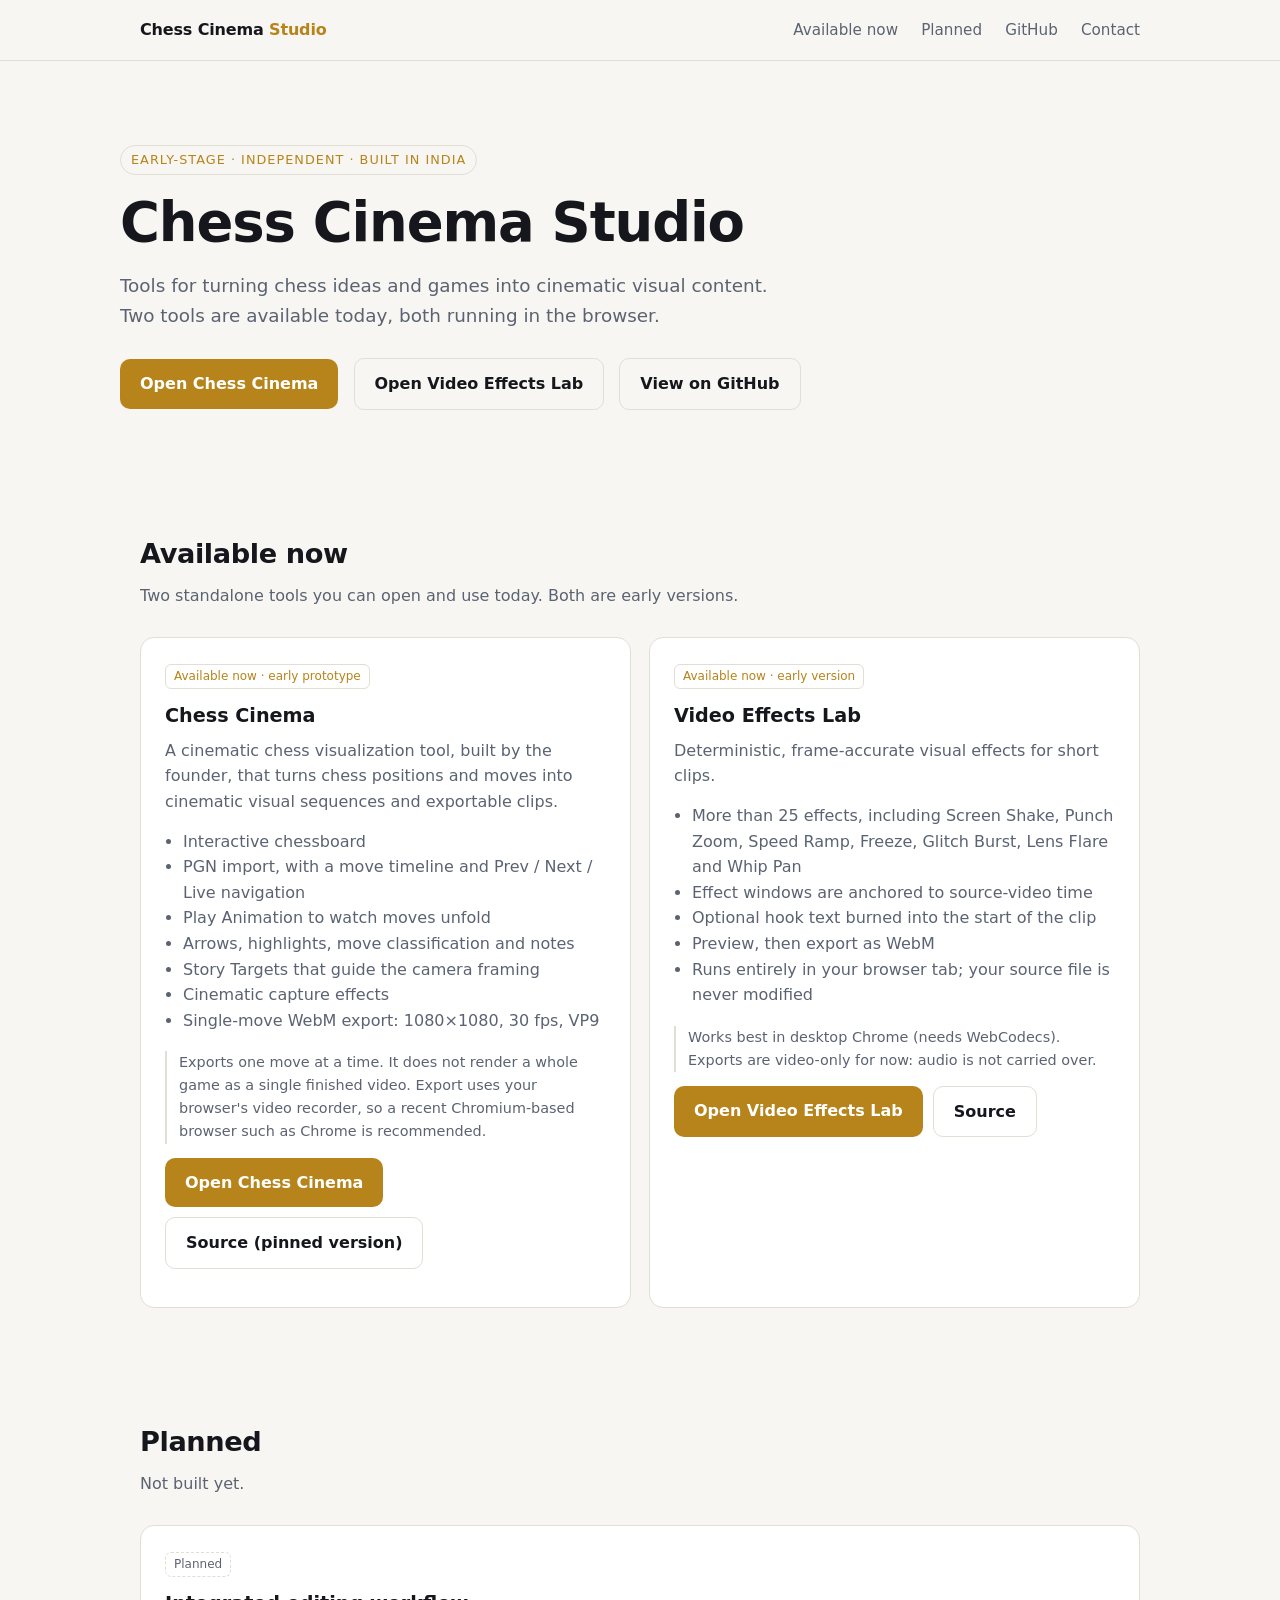
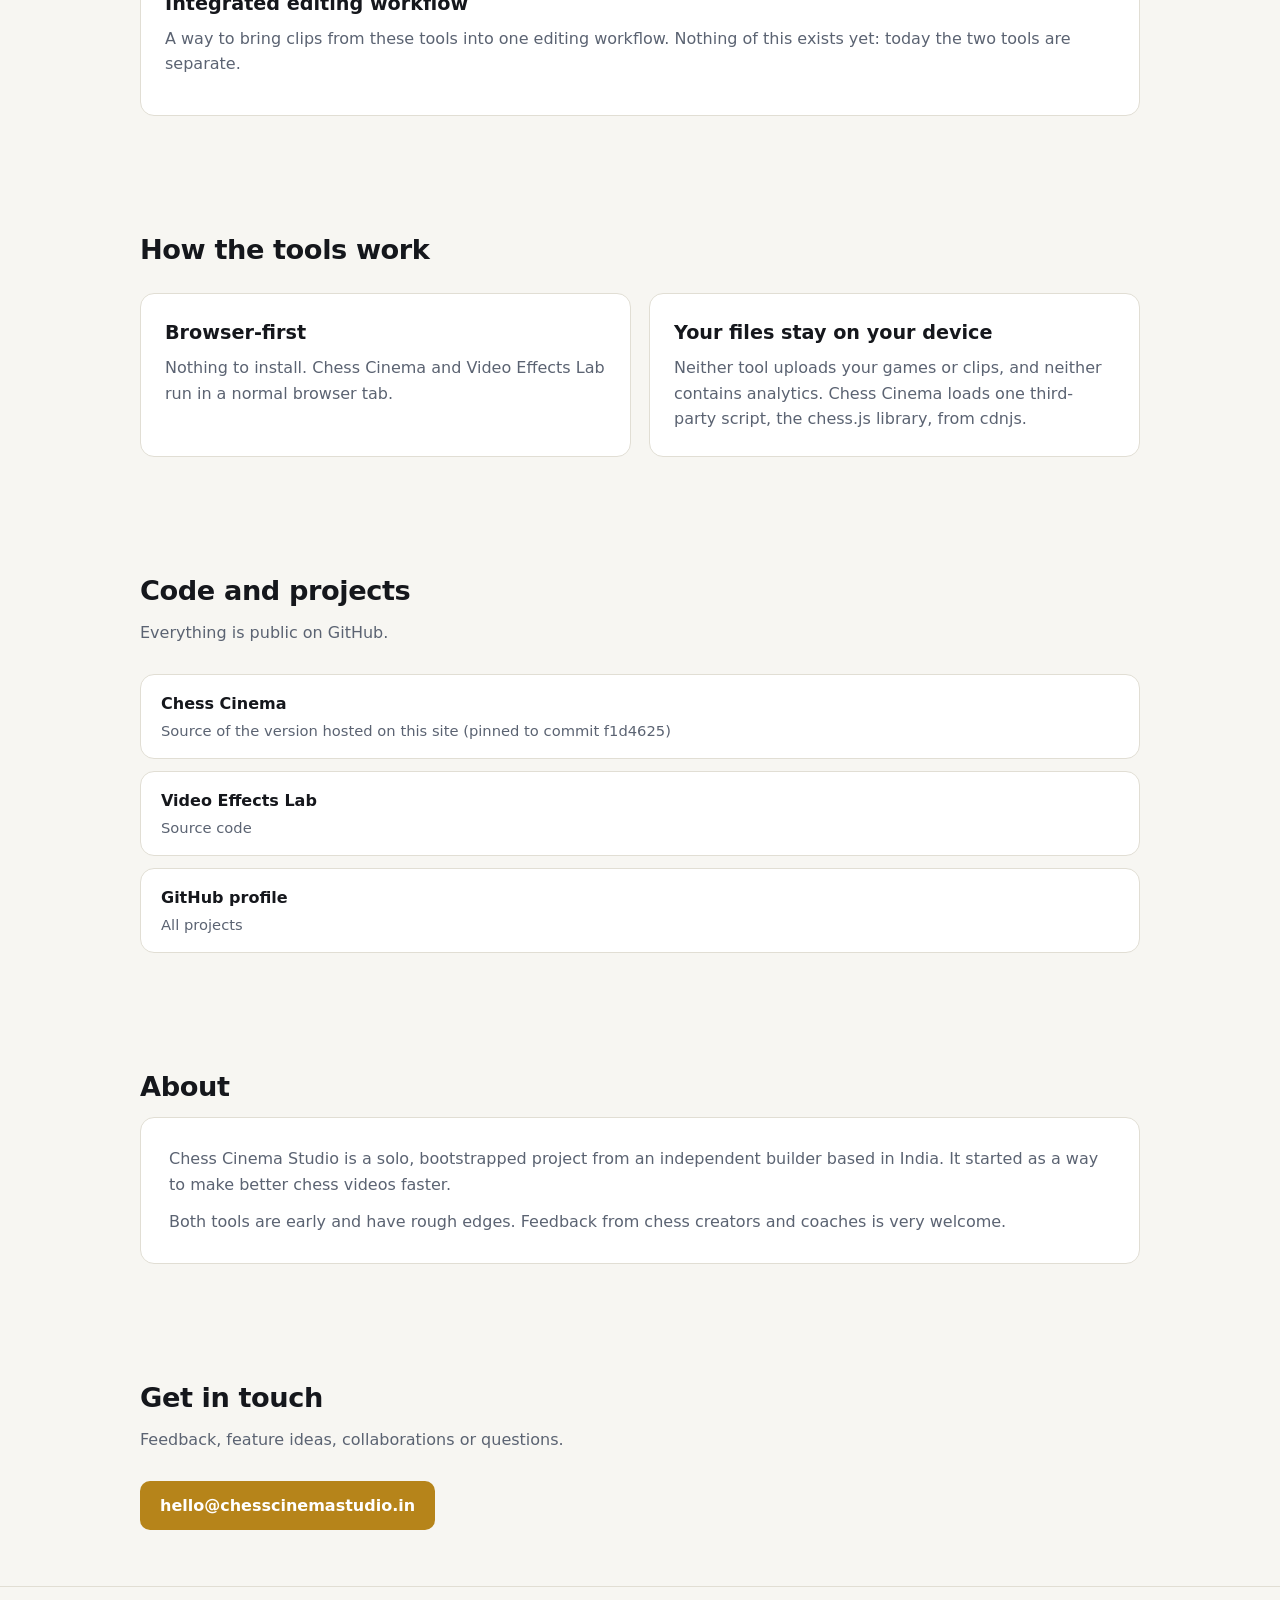
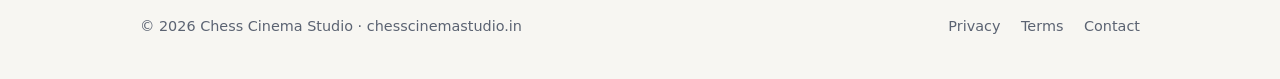
<file: public/index.html>
<!doctype html>
<html lang="en">
<head>
  <meta charset="utf-8">
  <meta name="viewport" content="width=device-width, initial-scale=1">
  <title>Chess Cinema Studio — tools for cinematic chess content</title>
  <meta name="description" content="Chess Cinema Studio builds tools for turning chess ideas and games into cinematic visual content. Available now: Chess Cinema and Video Effects Lab, both running in the browser.">
  <meta name="theme-color" content="#0f1115">
  <link rel="canonical" href="https://chesscinemastudio.in/">
  <link rel="icon" href="favicon.svg" type="image/svg+xml">
  <meta property="og:title" content="Chess Cinema Studio">
  <meta property="og:description" content="Tools for turning chess ideas and games into cinematic visual content.">
  <meta property="og:type" content="website">
  <meta property="og:url" content="https://chesscinemastudio.in/">
  <meta name="twitter:card" content="summary">
  <link rel="stylesheet" href="styles.css">
  <script type="application/ld+json">
  {
    "@context": "https://schema.org",
    "@type": "Organization",
    "name": "Chess Cinema Studio",
    "url": "https://chesscinemastudio.in/",
    "email": "hello@chesscinemastudio.in",
    "sameAs": ["https://github.com/atharvatathe7-sudo"],
    "description": "Tools for turning chess ideas and games into cinematic visual content."
  }
  </script>
</head>
<body>

<a class="skip" href="#main">Skip to content</a>

<header class="site">
  <div class="wrap">
    <a class="brand" href="#top">Chess Cinema <span>Studio</span></a>
    <nav aria-label="Main">
      <a href="#available">Available now</a>
      <a href="#planned">Planned</a>
      <a href="#links">GitHub</a>
      <a href="#contact">Contact</a>
    </nav>
  </div>
</header>

<main id="main">

  <div class="wrap hero" id="top">
    <span class="eyebrow">Early-stage · Independent · Built in India</span>
    <h1>Chess Cinema Studio</h1>
    <p class="lede">Tools for turning chess ideas and games into cinematic visual content. Two tools are available today, both running in the browser.</p>
    <a class="btn" href="/chess-cinema/">Open Chess Cinema</a>
    <a class="btn ghost" href="/video-effects-lab/">Open Video Effects Lab</a>
    <a class="btn ghost" href="#links">View on GitHub</a>
  </div>

  <section id="available">
    <div class="wrap">
      <h2>Available now</h2>
      <p class="sub">Two standalone tools you can open and use today. Both are early versions.</p>

      <div class="grid">

        <article class="card">
          <span class="tag live">Available now · early prototype</span>
          <h3>Chess Cinema</h3>
          <p>A cinematic chess visualization tool, built by the founder, that turns chess positions and moves into cinematic visual sequences and exportable clips.</p>
          <ul>
            <li>Interactive chessboard</li>
            <li>PGN import, with a move timeline and Prev / Next / Live navigation</li>
            <li>Play Animation to watch moves unfold</li>
            <li>Arrows, highlights, move classification and notes</li>
            <li>Story Targets that guide the camera framing</li>
            <li>Cinematic capture effects</li>
            <li>Single-move WebM export: 1080×1080, 30 fps, VP9</li>
          </ul>
          <p class="note">Exports one move at a time. It does not render a whole game as a single finished video. Export uses your browser's video recorder, so a recent Chromium-based browser such as Chrome is recommended.</p>
          <p class="actions">
            <a class="btn" href="/chess-cinema/">Open Chess Cinema</a>
            <a class="btn ghost" href="https://github.com/atharvatathe7-sudo/Chess_13/blob/f1d4625c7f64126e70261226a9f6f82f664bf697/Chess_a-phase1c.html" rel="noopener">Source (pinned version)</a>
          </p>
        </article>

        <article class="card">
          <span class="tag live">Available now · early version</span>
          <h3>Video Effects Lab</h3>
          <p>Deterministic, frame-accurate visual effects for short clips.</p>
          <ul>
            <li>More than 25 effects, including Screen Shake, Punch Zoom, Speed Ramp, Freeze, Glitch Burst, Lens Flare and Whip Pan</li>
            <li>Effect windows are anchored to source-video time</li>
            <li>Optional hook text burned into the start of the clip</li>
            <li>Preview, then export as WebM</li>
            <li>Runs entirely in your browser tab; your source file is never modified</li>
          </ul>
          <p class="note">Works best in desktop Chrome (needs WebCodecs). Exports are video-only for now: audio is not carried over.</p>
          <p class="actions">
            <a class="btn" href="/video-effects-lab/">Open Video Effects Lab</a>
            <a class="btn ghost" href="https://github.com/atharvatathe7-sudo/Video_effects_lab" rel="noopener">Source</a>
          </p>
        </article>

      </div>
    </div>
  </section>

  <section id="planned">
    <div class="wrap">
      <h2>Planned</h2>
      <p class="sub">Not built yet.</p>
      <div class="card">
        <span class="tag soon">Planned</span>
        <h3>Integrated editing workflow</h3>
        <p>A way to bring clips from these tools into one editing workflow. Nothing of this exists yet: today the two tools are separate.</p>
      </div>
    </div>
  </section>

  <section id="principles">
    <div class="wrap">
      <h2>How the tools work</h2>
      <div class="principles">
        <div class="card">
          <h3>Browser-first</h3>
          <p>Nothing to install. Chess Cinema and Video Effects Lab run in a normal browser tab.</p>
        </div>
        <div class="card">
          <h3>Your files stay on your device</h3>
          <p>Neither tool uploads your games or clips, and neither contains analytics. Chess Cinema loads one third-party script, the chess.js library, from cdnjs.</p>
        </div>
      </div>
    </div>
  </section>

  <section id="links">
    <div class="wrap">
      <h2>Code and projects</h2>
      <p class="sub">Everything is public on GitHub.</p>
      <ul class="linklist">
        <li><a href="https://github.com/atharvatathe7-sudo/Chess_13/blob/f1d4625c7f64126e70261226a9f6f82f664bf697/Chess_a-phase1c.html" rel="noopener"><strong>Chess Cinema</strong><span>Source of the version hosted on this site (pinned to commit f1d4625)</span></a></li>
        <li><a href="https://github.com/atharvatathe7-sudo/Video_effects_lab" rel="noopener"><strong>Video Effects Lab</strong><span>Source code</span></a></li>
        <li><a href="https://github.com/atharvatathe7-sudo" rel="noopener"><strong>GitHub profile</strong><span>All projects</span></a></li>
      </ul>
    </div>
  </section>

  <section id="about">
    <div class="wrap">
      <h2>About</h2>
      <div class="about">
        <p>Chess Cinema Studio is a solo, bootstrapped project from an independent builder based in India. It started as a way to make better chess videos faster.</p>
        <p>Both tools are early and have rough edges. Feedback from chess creators and coaches is very welcome.</p>
      </div>
    </div>
  </section>

  <section id="contact">
    <div class="wrap">
      <h2>Get in touch</h2>
      <p class="sub">Feedback, feature ideas, collaborations or questions.</p>
      <a class="btn" href="mailto:hello@chesscinemastudio.in">hello@chesscinemastudio.in</a>
    </div>
  </section>

</main>

<footer>
  <div class="wrap">
    <span>© <span id="yr">2026</span> Chess Cinema Studio · chesscinemastudio.in</span>
    <span>
      <a href="privacy.html">Privacy</a>
      <a href="terms.html">Terms</a>
      <a href="mailto:hello@chesscinemastudio.in">Contact</a>
    </span>
  </div>
</footer>

<script>document.getElementById('yr').textContent = new Date().getFullYear();</script>
</body>
</html>
</file>
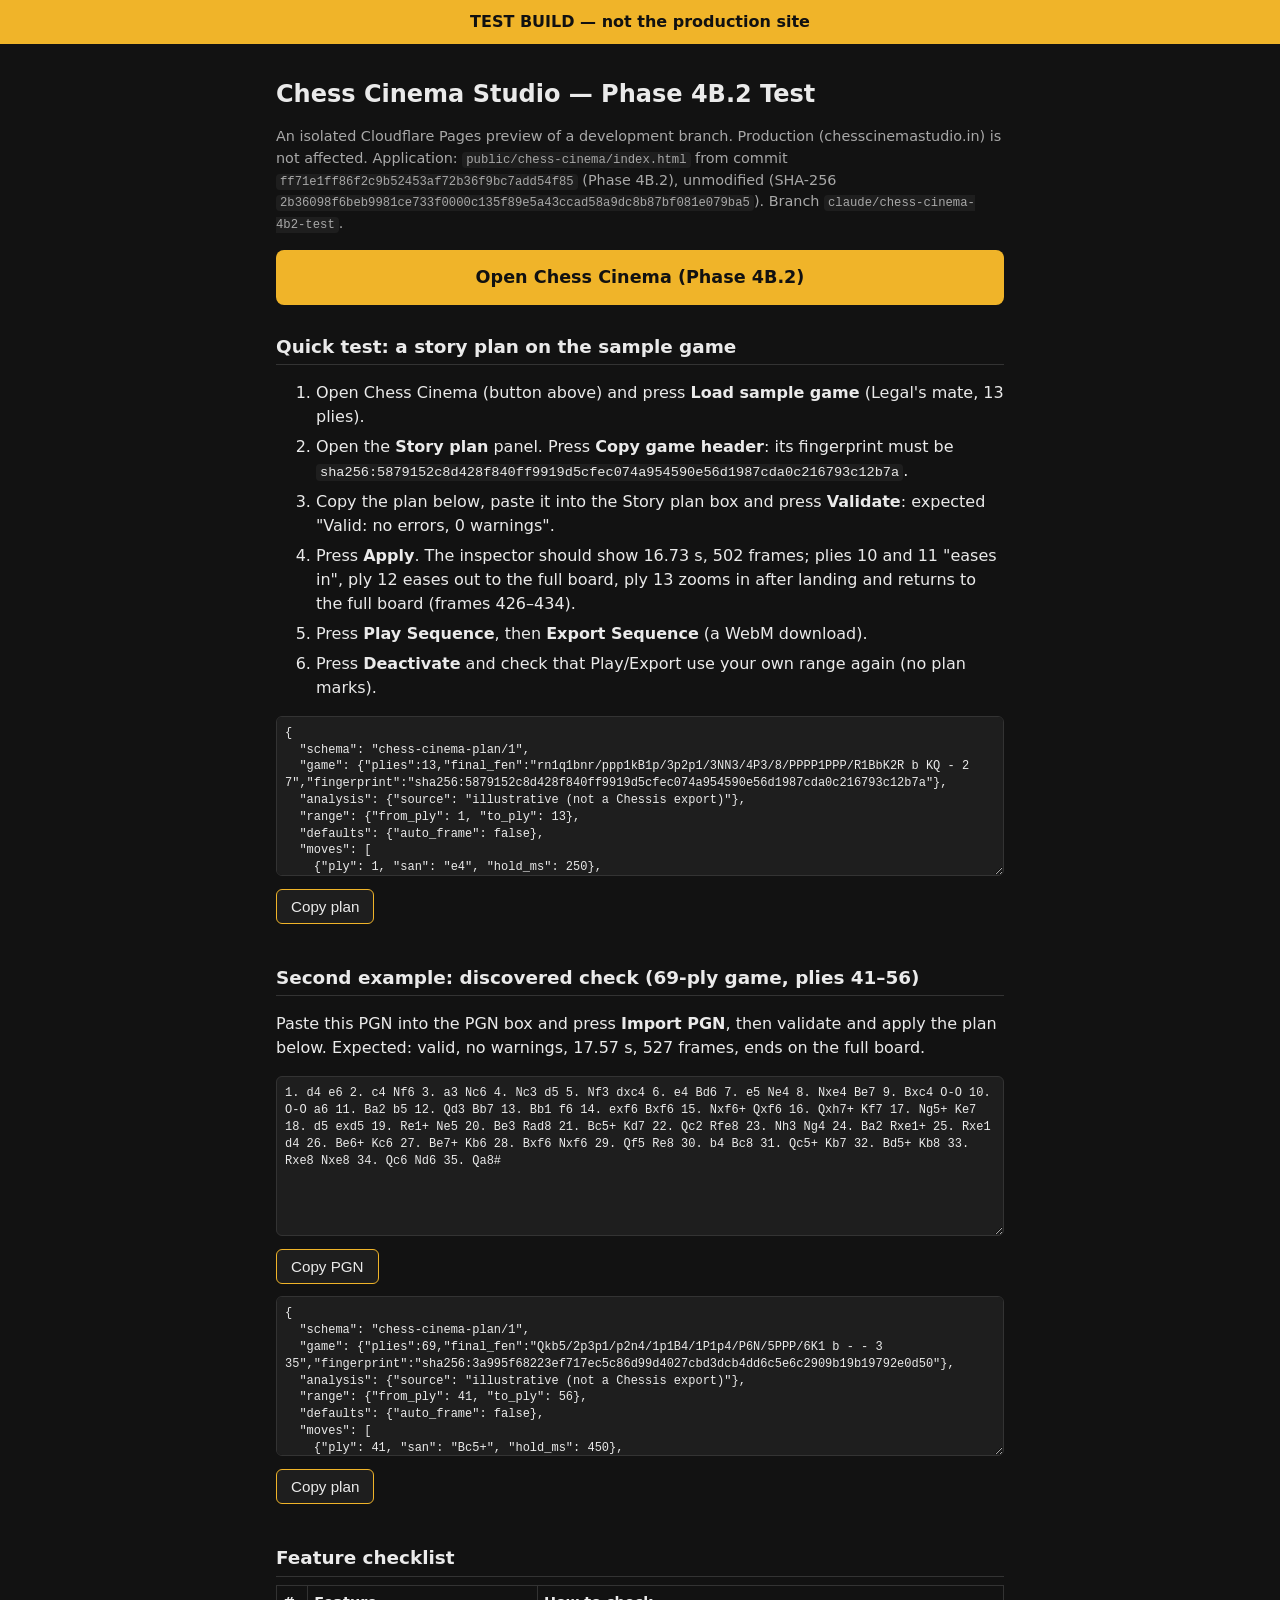
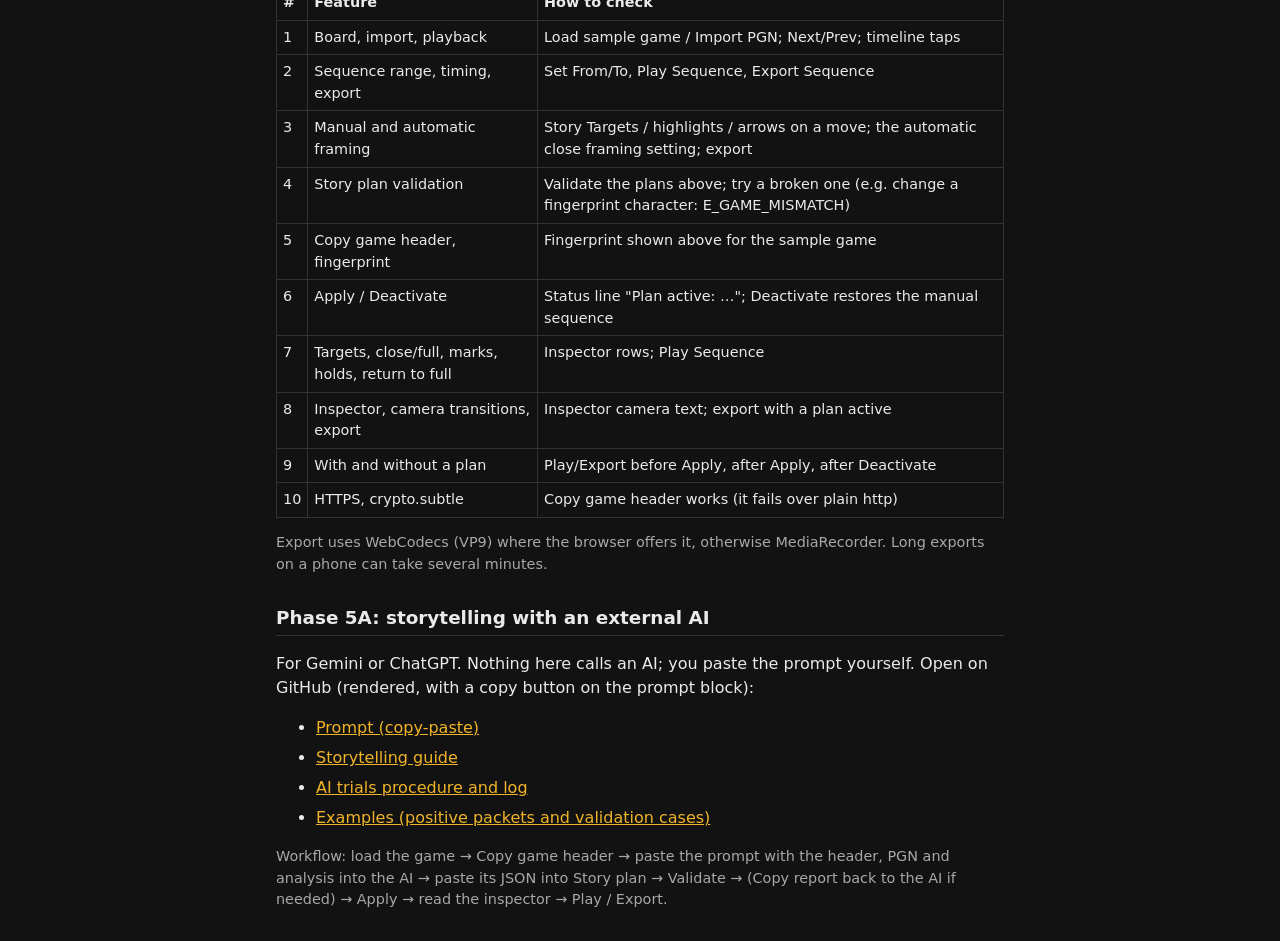
<file: public/phase4b2-test/index.html>
<!doctype html>
<html lang="en">
<head>
<meta charset="utf-8">
<meta name="viewport" content="width=device-width, initial-scale=1">
<meta name="robots" content="noindex, nofollow">
<title>Chess Cinema Studio — Phase 4B.2 Test</title>
<style>
  :root { color-scheme: dark; --bg: #121212; --fg: #eaeaea; --muted: #a8a8a8; --accent: #f0b429; --panel: #1e1e1e; --line: #333; }
  * { box-sizing: border-box; }
  body { margin: 0; background: var(--bg); color: var(--fg); font: 16px/1.5 system-ui, -apple-system, "Segoe UI", Roboto, sans-serif; }
  main { max-width: 760px; margin: 0 auto; padding: 16px; }
  .banner { background: var(--accent); color: #111; font-weight: 700; padding: 10px 16px; text-align: center; }
  h1 { font-size: 1.5rem; margin: 16px 0 4px; }
  h2 { font-size: 1.15rem; margin: 28px 0 8px; border-bottom: 1px solid var(--line); padding-bottom: 4px; }
  p, li { color: var(--fg); }
  .muted { color: var(--muted); font-size: 0.9rem; }
  code { background: var(--panel); padding: 1px 4px; border-radius: 4px; font-size: 0.85em; overflow-wrap: anywhere; }
  .open { display: block; text-align: center; background: var(--accent); color: #111; font-weight: 700; text-decoration: none; padding: 14px; border-radius: 8px; margin: 16px 0; font-size: 1.1rem; }
  a { color: var(--accent); }
  ol li, ul li { margin: 6px 0; }
  textarea { width: 100%; height: 160px; background: var(--panel); color: var(--fg); border: 1px solid var(--line); border-radius: 6px; font: 12px/1.4 ui-monospace, monospace; padding: 8px; }
  button { background: var(--panel); color: var(--fg); border: 1px solid var(--accent); border-radius: 6px; padding: 8px 14px; font-size: 0.95rem; margin: 6px 0 12px; }
  table { border-collapse: collapse; width: 100%; font-size: 0.9rem; }
  td, th { border: 1px solid var(--line); padding: 6px; text-align: left; vertical-align: top; }
</style>
</head>
<body>
<div class="banner">TEST BUILD — not the production site</div>
<main>
<h1>Chess Cinema Studio — Phase 4B.2 Test</h1>
<p class="muted">An isolated Cloudflare Pages preview of a development branch. Production (chesscinemastudio.in) is not affected.
Application: <code>public/chess-cinema/index.html</code> from commit <code>ff71e1ff86f2c9b52453af72b36f9bc7add54f85</code> (Phase 4B.2), unmodified
(SHA-256 <code>2b36098f6beb9981ce733f0000c135f89e5a43ccad58a9dc8b87bf081e079ba5</code>). Branch <code>claude/chess-cinema-4b2-test</code>.</p>

<a class="open" href="../chess-cinema/">Open Chess Cinema (Phase 4B.2)</a>

<h2>Quick test: a story plan on the sample game</h2>
<ol>
  <li>Open Chess Cinema (button above) and press <b>Load sample game</b> (Legal's mate, 13 plies).</li>
  <li>Open the <b>Story plan</b> panel. Press <b>Copy game header</b>: its fingerprint must be
      <code>sha256:5879152c8d428f840ff9919d5cfec074a954590e56d1987cda0c216793c12b7a</code>.</li>
  <li>Copy the plan below, paste it into the Story plan box and press <b>Validate</b>: expected "Valid: no errors, 0 warnings".</li>
  <li>Press <b>Apply</b>. The inspector should show 16.73 s, 502 frames; plies 10 and 11 "eases in", ply 12 eases out to the full board,
      ply 13 zooms in after landing and returns to the full board (frames 426–434).</li>
  <li>Press <b>Play Sequence</b>, then <b>Export Sequence</b> (a WebM download).</li>
  <li>Press <b>Deactivate</b> and check that Play/Export use your own range again (no plan marks).</li>
</ol>
<textarea id="plan1" readonly>{
  "schema": "chess-cinema-plan/1",
  "game": {"plies":13,"final_fen":"rn1q1bnr/ppp1kB1p/3p2p1/3NN3/4P3/8/PPPP1PPP/R1BbK2R b KQ - 2 7","fingerprint":"sha256:5879152c8d428f840ff9919d5cfec074a954590e56d1987cda0c216793c12b7a"},
  "analysis": {"source": "illustrative (not a Chessis export)"},
  "range": {"from_ply": 1, "to_ply": 13},
  "defaults": {"auto_frame": false},
  "moves": [
    {"ply": 1, "san": "e4", "hold_ms": 250},
    {"ply": 2, "san": "e5", "hold_ms": 250},
    {"ply": 3, "san": "Nf3", "hold_ms": 250},
    {"ply": 4, "san": "d6", "hold_ms": 250},
    {"ply": 5, "san": "Bc4", "hold_ms": 250},
    {"ply": 6, "san": "Bg4", "hold_ms": 1200, "marks": {"arrows": [{"from": "g4", "to": "d1"}]}},
    {"ply": 7, "san": "Nc3", "hold_ms": 300},
    {"ply": 8, "san": "g6", "hold_ms": 1000},
    {"ply": 9, "san": "Nxe5", "claims": ["capture"], "frame": {"mode": "close", "targets": ["d1"]}, "hold_ms": 2500},
    {"ply": 10, "san": "Bxd1", "claims": ["capture"], "frame": {"mode": "close"}, "hold_ms": 1800},
    {"ply": 11, "san": "Bxf7+", "claims": ["capture", "check"], "frame": {"mode": "close"}, "hold_ms": 1800},
    {"ply": 13, "san": "Nd5#", "claims": ["mate"], "frame": {"mode": "close"}}
  ],
  "ending": {"hold_ms": 4000, "return_to_full": true}
}</textarea>
<button data-copy="plan1">Copy plan</button>

<h2>Second example: discovered check (69-ply game, plies 41–56)</h2>
<p>Paste this PGN into the PGN box and press <b>Import PGN</b>, then validate and apply the plan below. Expected: valid, no warnings, 17.57 s, 527 frames, ends on the full board.</p>
<textarea id="pgn2" readonly>1. d4 e6 2. c4 Nf6 3. a3 Nc6 4. Nc3 d5 5. Nf3 dxc4 6. e4 Bd6 7. e5 Ne4 8. Nxe4 Be7 9. Bxc4 O-O 10. O-O a6 11. Ba2 b5 12. Qd3 Bb7 13. Bb1 f6 14. exf6 Bxf6 15. Nxf6+ Qxf6 16. Qxh7+ Kf7 17. Ng5+ Ke7 18. d5 exd5 19. Re1+ Ne5 20. Be3 Rad8 21. Bc5+ Kd7 22. Qc2 Rfe8 23. Nh3 Ng4 24. Ba2 Rxe1+ 25. Rxe1 d4 26. Be6+ Kc6 27. Be7+ Kb6 28. Bxf6 Nxf6 29. Qf5 Re8 30. b4 Bc8 31. Qc5+ Kb7 32. Bd5+ Kb8 33. Rxe8 Nxe8 34. Qc6 Nd6 35. Qa8#</textarea>
<button data-copy="pgn2">Copy PGN</button>
<textarea id="plan2" readonly>{
  "schema": "chess-cinema-plan/1",
  "game": {"plies":69,"final_fen":"Qkb5/2p3p1/p2n4/1p1B4/1P1p4/P6N/5PPP/6K1 b - - 3 35","fingerprint":"sha256:3a995f68223ef717ec5c86d99d4027cbd3dcb4dd6c5e6c2909b19b19792e0d50"},
  "analysis": {"source": "illustrative (not a Chessis export)"},
  "range": {"from_ply": 41, "to_ply": 56},
  "defaults": {"auto_frame": false},
  "moves": [
    {"ply": 41, "san": "Bc5+", "hold_ms": 450},
    {"ply": 42, "san": "Kd7", "hold_ms": 300},
    {"ply": 43, "san": "Qc2", "hold_ms": 450},
    {"ply": 44, "san": "Rfe8", "hold_ms": 300},
    {"ply": 45, "san": "Nh3", "hold_ms": 300},
    {"ply": 46, "san": "Ng4", "hold_ms": 300},
    {"ply": 47, "san": "Ba2", "hold_ms": 300},
    {"ply": 48, "san": "Rxe1+", "hold_ms": 500},
    {"ply": 49, "san": "Rxe1", "hold_ms": 500},
    {"ply": 50, "san": "d4", "hold_ms": 300},
    {"ply": 51, "san": "Be6+", "hold_ms": 450},
    {"ply": 52, "san": "Kc6", "hold_ms": 1500, "marks": {"arrows": [{"from": "c2", "to": "c6"}]}},
    {"ply": 53, "san": "Be7+", "claims": ["check"], "frame": {"mode": "close", "targets": ["f6"]}, "hold_ms": 2600},
    {"ply": 54, "san": "Kb6", "hold_ms": 1000},
    {"ply": 55, "san": "Bxf6", "claims": ["capture"], "frame": {"mode": "close"}, "hold_ms": 1800},
    {"ply": 56, "san": "Nxf6", "claims": ["capture"], "frame": {"mode": "full"}}
  ],
  "ending": {"hold_ms": 3500, "return_to_full": true}
}</textarea>
<button data-copy="plan2">Copy plan</button>

<h2>Feature checklist</h2>
<table>
<tr><th>#</th><th>Feature</th><th>How to check</th></tr>
<tr><td>1</td><td>Board, import, playback</td><td>Load sample game / Import PGN; Next/Prev; timeline taps</td></tr>
<tr><td>2</td><td>Sequence range, timing, export</td><td>Set From/To, Play Sequence, Export Sequence</td></tr>
<tr><td>3</td><td>Manual and automatic framing</td><td>Story Targets / highlights / arrows on a move; the automatic close framing setting; export</td></tr>
<tr><td>4</td><td>Story plan validation</td><td>Validate the plans above; try a broken one (e.g. change a fingerprint character: E_GAME_MISMATCH)</td></tr>
<tr><td>5</td><td>Copy game header, fingerprint</td><td>Fingerprint shown above for the sample game</td></tr>
<tr><td>6</td><td>Apply / Deactivate</td><td>Status line "Plan active: …"; Deactivate restores the manual sequence</td></tr>
<tr><td>7</td><td>Targets, close/full, marks, holds, return to full</td><td>Inspector rows; Play Sequence</td></tr>
<tr><td>8</td><td>Inspector, camera transitions, export</td><td>Inspector camera text; export with a plan active</td></tr>
<tr><td>9</td><td>With and without a plan</td><td>Play/Export before Apply, after Apply, after Deactivate</td></tr>
<tr><td>10</td><td>HTTPS, crypto.subtle</td><td>Copy game header works (it fails over plain http)</td></tr>
</table>
<p class="muted">Export uses WebCodecs (VP9) where the browser offers it, otherwise MediaRecorder. Long exports on a phone can take several minutes.</p>

<h2>Phase 5A: storytelling with an external AI</h2>
<p>For Gemini or ChatGPT. Nothing here calls an AI; you paste the prompt yourself. Open on GitHub (rendered, with a copy button on the prompt block):</p>
<ul>
  <li><a href="https://github.com/atharvatathe7-sudo/Chesscinemastudio-site/blob/claude/chess-cinema-4b2-test/docs/chess-cinema/storytelling-prompt.md">Prompt (copy-paste)</a></li>
  <li><a href="https://github.com/atharvatathe7-sudo/Chesscinemastudio-site/blob/claude/chess-cinema-4b2-test/docs/chess-cinema/storytelling-guide.md">Storytelling guide</a></li>
  <li><a href="https://github.com/atharvatathe7-sudo/Chesscinemastudio-site/blob/claude/chess-cinema-4b2-test/docs/chess-cinema/ai-trials.md">AI trials procedure and log</a></li>
  <li><a href="https://github.com/atharvatathe7-sudo/Chesscinemastudio-site/tree/claude/chess-cinema-4b2-test/docs/chess-cinema/examples">Examples (positive packets and validation cases)</a></li>
</ul>
<p class="muted">Workflow: load the game → Copy game header → paste the prompt with the header, PGN and analysis into the AI → paste its JSON into Story plan → Validate → (Copy report back to the AI if needed) → Apply → read the inspector → Play / Export.</p>
</main>
<script>
document.querySelectorAll('button[data-copy]').forEach((b) => b.addEventListener('click', async () => {
  const t = document.getElementById(b.dataset.copy);
  try { await navigator.clipboard.writeText(t.value); b.textContent = 'Copied'; }
  catch (e) { t.select(); try { document.execCommand('copy'); b.textContent = 'Copied'; } catch (e2) { b.textContent = 'Select and copy by hand'; } }
  setTimeout(() => { b.textContent = b.dataset.copy.startsWith('pgn') ? 'Copy PGN' : 'Copy plan'; }, 2000);
}));
</script>
</body>
</html>
</file>
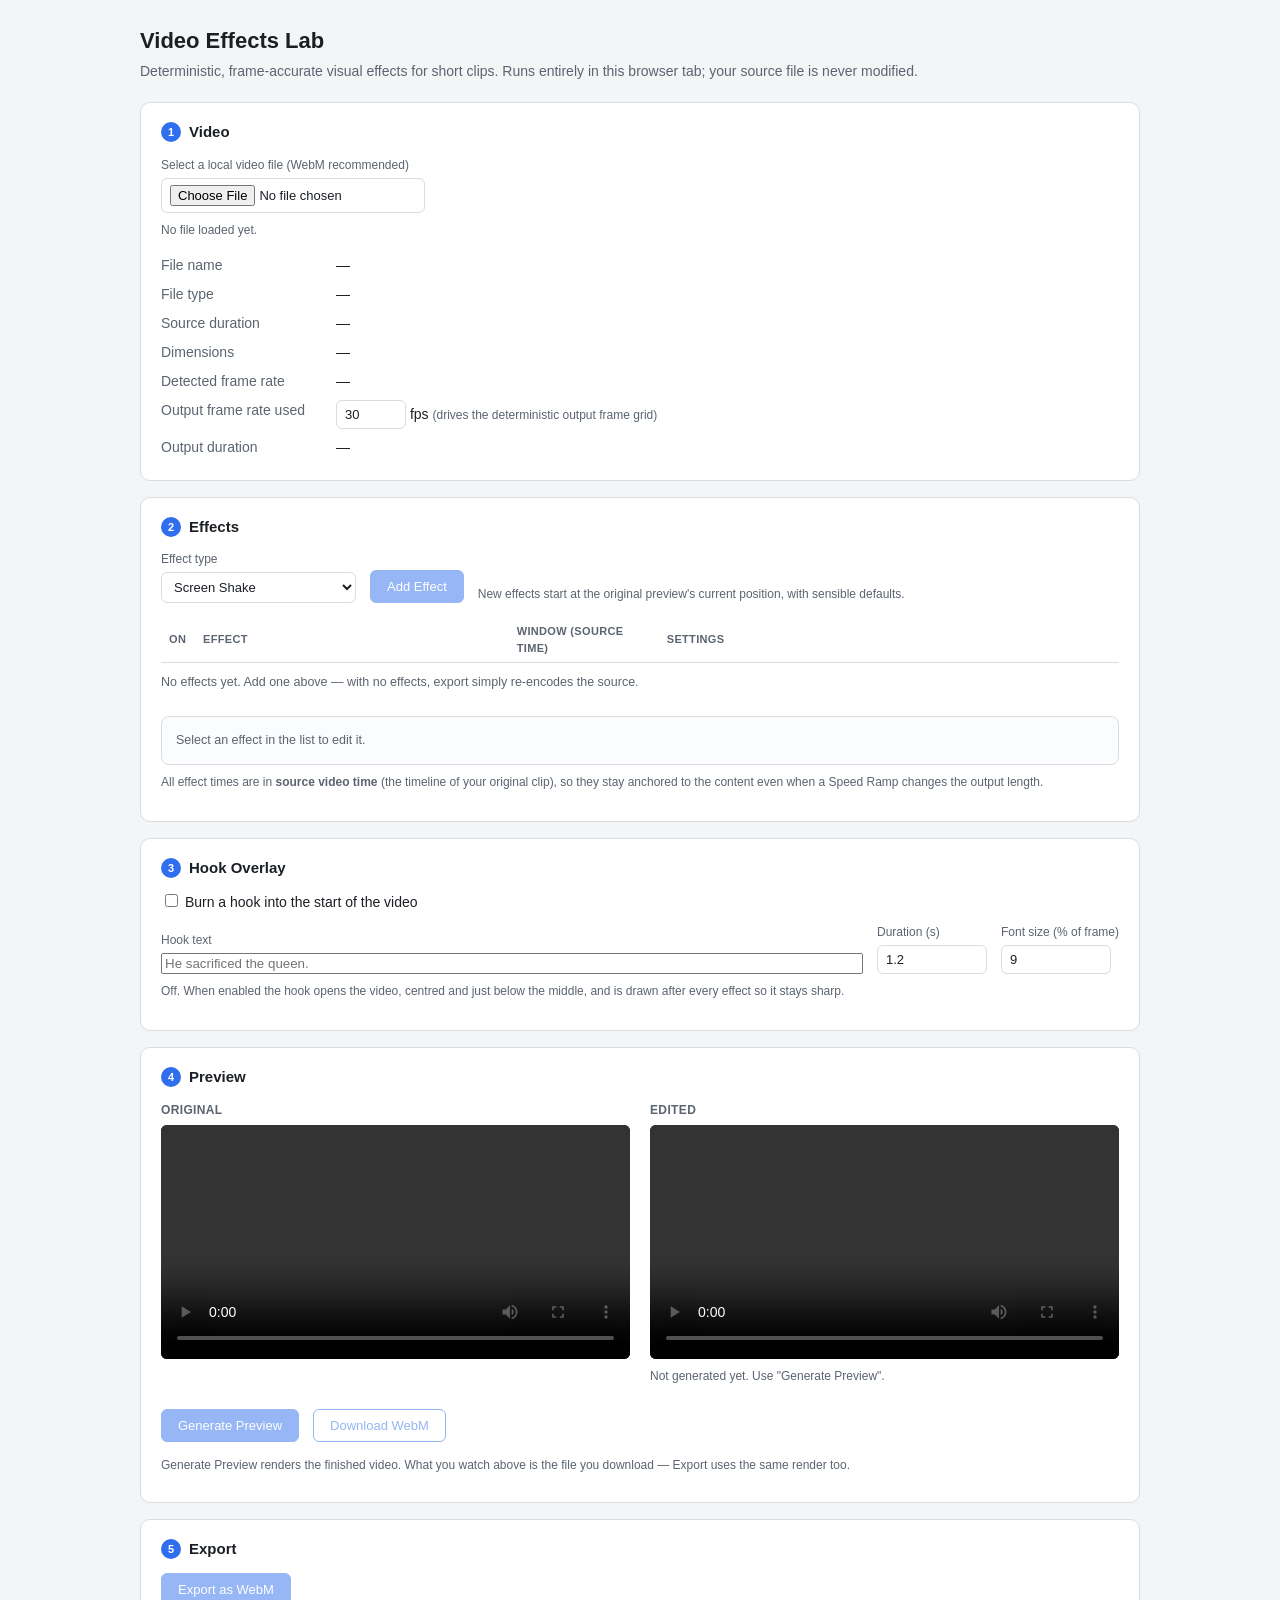
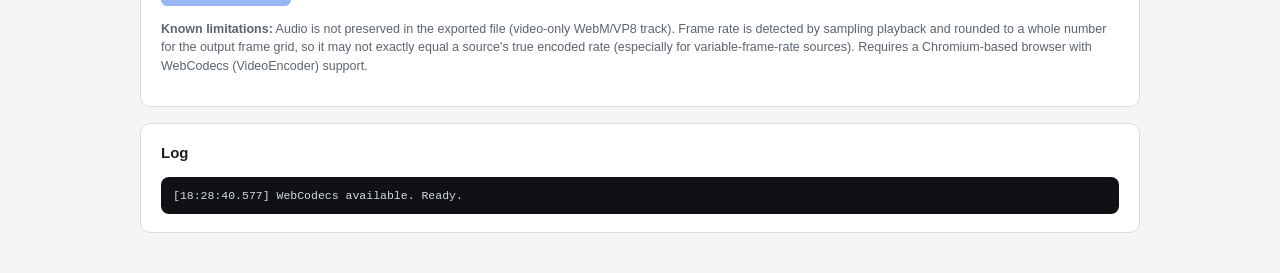
<file: public/video-effects-lab/index.html>
<!DOCTYPE html>
<html lang="en">
<head>
<meta charset="UTF-8">
<meta name="viewport" content="width=device-width, initial-scale=1">
<title>Video Effects Lab</title>
<style>
  :root {
    color-scheme: light;
    --bg: #f4f5f7;
    --card: #ffffff;
    --border: #d9dce1;
    --text: #1b1f24;
    --muted: #5b6470;
    --accent: #2f6fed;
    --accent-hover: #2559c4;
    --danger: #c0392b;
    --ok: #1e8e3e;
    --sel: #e8f0fe;
  }
  * { box-sizing: border-box; }
  body {
    margin: 0;
    padding: 24px;
    background: var(--bg);
    color: var(--text);
    font-family: -apple-system, BlinkMacSystemFont, "Segoe UI", Roboto, Helvetica, Arial, sans-serif;
    font-size: 14px;
    line-height: 1.5;
  }
  .app { max-width: 1000px; margin: 0 auto; }
  h1 { font-size: 22px; margin: 0 0 4px 0; }
  .subtitle { color: var(--muted); margin: 0 0 20px 0; }
  section.card {
    background: var(--card);
    border: 1px solid var(--border);
    border-radius: 10px;
    padding: 18px 20px;
    margin-bottom: 16px;
  }
  section.card h2 {
    font-size: 15px;
    margin: 0 0 12px 0;
    display: flex;
    align-items: center;
    gap: 8px;
  }
  section.card h2 .num {
    display: inline-flex;
    align-items: center;
    justify-content: center;
    width: 20px; height: 20px;
    border-radius: 50%;
    background: var(--accent);
    color: #fff;
    font-size: 11px;
    flex: none;
  }
  h3 { font-size: 13px; margin: 16px 0 8px 0; }
  .row { display: flex; flex-wrap: wrap; gap: 14px; align-items: flex-end; }
  .field { display: flex; flex-direction: column; gap: 4px; }
  .field label { font-size: 12px; color: var(--muted); }
  input[type="number"], select, input[type="file"] {
    padding: 6px 8px;
    border: 1px solid var(--border);
    border-radius: 6px;
    font-size: 13px;
    background: #fff;
    color: var(--text);
  }
  input[type="number"] { width: 110px; }
  button {
    padding: 8px 16px;
    border-radius: 6px;
    border: 1px solid var(--accent);
    background: var(--accent);
    color: #fff;
    font-size: 13px;
    cursor: pointer;
  }
  button:hover:not(:disabled) { background: var(--accent-hover); }
  button:disabled { opacity: 0.5; cursor: not-allowed; }
  button.secondary { background: #fff; color: var(--accent); }
  button.tiny {
    padding: 3px 9px;
    font-size: 12px;
    background: #fff;
    color: var(--muted);
    border-color: var(--border);
  }
  button.tiny.danger { color: var(--danger); }
  button.tiny:hover:not(:disabled) { background: #f0f2f5; }
  .videos { display: flex; gap: 20px; flex-wrap: wrap; }
  .video-block { flex: 1 1 320px; min-width: 280px; }
  .video-block h3 {
    font-size: 12px; color: var(--muted); margin: 0 0 6px 0;
    text-transform: uppercase; letter-spacing: 0.03em;
  }
  video { width: 100%; max-height: 320px; background: #000; border-radius: 6px; display: block; }
  table.meta { border-collapse: collapse; width: 100%; }
  table.meta td { padding: 4px 8px 4px 0; vertical-align: top; }
  table.meta td.k { color: var(--muted); width: 175px; }
  table.fxlist { border-collapse: collapse; width: 100%; font-size: 13px; }
  table.fxlist th {
    text-align: left; font-size: 11px; color: var(--muted); font-weight: 600;
    text-transform: uppercase; letter-spacing: 0.03em;
    border-bottom: 1px solid var(--border); padding: 6px 8px;
  }
  table.fxlist td { padding: 6px 8px; border-bottom: 1px solid #eceef1; vertical-align: middle; }
  table.fxlist tr.selected td { background: var(--sel); }
  table.fxlist tr.clickable { cursor: pointer; }
  table.fxlist tr.disabled td.fxname, table.fxlist tr.disabled td.fxtime, table.fxlist tr.disabled td.fxparams {
    opacity: 0.45; text-decoration: line-through;
  }
  td.fxname { font-weight: 600; }
  td.warn { color: var(--danger); font-size: 12px; }
  .progress-wrap { background: #e7e9ec; border-radius: 6px; height: 10px; overflow: hidden; margin-top: 10px; }
  .progress-bar { height: 100%; width: 0%; background: var(--accent); transition: width 0.15s linear; }
  .status { margin-top: 10px; font-size: 12.5px; color: var(--muted); white-space: pre-wrap; }
  .status.error { color: var(--danger); }
  .status.ok { color: var(--ok); }
  .hint { font-size: 12px; color: var(--muted); margin-top: 8px; }
  .editor {
    margin-top: 14px; padding: 14px; border: 1px solid var(--border);
    border-radius: 8px; background: #fbfcfd;
  }
  .editor.empty { color: var(--muted); font-size: 12.5px; }
  a.download-link {
    display: inline-block; margin-top: 10px; padding: 8px 16px;
    border-radius: 6px; background: var(--ok); color: #fff;
    text-decoration: none; font-size: 13px;
  }
  #logBox {
    font-family: ui-monospace, SFMono-Regular, Consolas, monospace;
    font-size: 11.5px; background: #0f1115; color: #d7dbe0;
    border-radius: 8px; padding: 10px 12px; max-height: 170px;
    overflow-y: auto; white-space: pre-wrap;
  }
  .limitations { font-size: 12.5px; color: var(--muted); }
  .empty-msg { color: var(--muted); font-size: 12.5px; padding: 10px 0; }
  /* Focal-point picker: an editor-only overlay, never part of the render path. */
  .focal-wrap { margin-top: 14px; display: flex; flex-direction: column; gap: 6px; }
  .focal-stage {
    position: relative;
    border: 1px solid var(--border);
    border-radius: 6px;
    overflow: hidden;
    background: #000;
    cursor: crosshair;
    touch-action: none;
    max-width: 100%;
  }
  .focal-canvas { display: block; width: 100%; height: 100%; }
  .focal-marker {
    position: absolute;
    width: 26px; height: 26px;
    margin-left: -13px; margin-top: -13px;
    border: 2px solid #fff;
    border-radius: 50%;
    box-shadow: 0 0 0 2px rgba(0,0,0,0.55), inset 0 0 0 1px rgba(0,0,0,0.55);
    pointer-events: none;
  }
  .focal-marker::before, .focal-marker::after {
    content: ''; position: absolute; background: #fff;
    box-shadow: 0 0 2px rgba(0,0,0,0.8);
  }
  .focal-marker::before { left: 50%; top: -9px; width: 2px; height: 40px; margin-left: -1px; }
  .focal-marker::after { top: 50%; left: -9px; height: 2px; width: 40px; margin-top: -1px; }
</style>
</head>
<body>
<div class="app">
  <h1>Video Effects Lab</h1>
  <p class="subtitle">Deterministic, frame-accurate visual effects for short clips. Runs entirely in this browser tab; your source file is never modified.</p>

  <!-- ================= 1. VIDEO ================= -->
  <section class="card">
    <h2><span class="num">1</span>Video</h2>
    <div class="row">
      <div class="field">
        <label for="fileInput">Select a local video file (WebM recommended)</label>
        <input type="file" id="fileInput" accept="video/*">
      </div>
    </div>
    <p class="hint" id="inputHint">No file loaded yet.</p>
    <table class="meta" style="margin-top:12px;">
      <tr><td class="k">File name</td><td id="infoName">&mdash;</td></tr>
      <tr><td class="k">File type</td><td id="infoType">&mdash;</td></tr>
      <tr><td class="k">Source duration</td><td id="infoDuration">&mdash;</td></tr>
      <tr><td class="k">Dimensions</td><td id="infoDimensions">&mdash;</td></tr>
      <tr><td class="k">Detected frame rate</td><td id="infoFps">&mdash;</td></tr>
      <tr><td class="k">Output frame rate used</td><td>
        <input type="number" id="outputFpsInput" min="1" max="120" step="1" value="30" style="width:70px;"> fps
        <span class="hint" style="margin:0;">(drives the deterministic output frame grid)</span>
      </td></tr>
      <tr><td class="k">Output duration</td><td id="infoOutputDuration">&mdash;</td></tr>
    </table>
  </section>

  <!-- ================= 2. EFFECTS ================= -->
  <section class="card">
    <h2><span class="num">2</span>Effects</h2>
    <div class="row">
      <div class="field">
        <label for="addEffectType">Effect type</label>
        <select id="addEffectType"></select>
      </div>
      <button id="addEffectBtn" disabled>Add Effect</button>
      <span class="hint" style="margin:0;">New effects start at the original preview's current position, with sensible defaults.</span>
    </div>

    <table class="fxlist" style="margin-top:14px;">
      <thead>
        <tr>
          <th style="width:34px;">On</th>
          <th>Effect</th>
          <th style="width:150px;">Window (source time)</th>
          <th>Settings</th>
          <th style="width:80px;"></th>
        </tr>
      </thead>
      <tbody id="effectListBody"></tbody>
    </table>
    <div id="effectListEmpty" class="empty-msg">No effects yet. Add one above &mdash; with no effects, export simply re-encodes the source.</div>

    <div class="editor empty" id="effectEditor">Select an effect in the list to edit it.</div>
    <p class="hint">All effect times are in <strong>source video time</strong> (the timeline of your original clip), so they stay anchored to the content even when a Speed Ramp changes the output length.</p>
  </section>

  <!-- ================= 3. HOOK OVERLAY ================= -->
  <section class="card">
    <h2><span class="num">3</span>Hook Overlay</h2>
    <div class="checkbox-row" style="margin-bottom:10px;">
      <input type="checkbox" id="hookEnabled">
      <label for="hookEnabled">Burn a hook into the start of the video</label>
    </div>
    <div class="row">
      <div class="field" style="flex:1 1 320px;">
        <label for="hookText">Hook text</label>
        <input type="text" id="hookText" maxlength="120" placeholder="He sacrificed the queen." style="width:100%;">
      </div>
      <div class="field">
        <label for="hookDuration">Duration (s)</label>
        <input type="number" id="hookDuration" min="0.1" max="10" step="0.1" value="1.2">
      </div>
      <div class="field">
        <label for="hookFontPct">Font size (% of frame)</label>
        <input type="number" id="hookFontPct" min="2" max="25" step="0.5" value="9">
      </div>
    </div>
    <p class="hint" id="hookHint"></p>
  </section>

  <!-- ================= 3. PREVIEW ================= -->
  <section class="card">
    <h2><span class="num">4</span>Preview</h2>
    <div class="videos">
      <div class="video-block">
        <h3>Original</h3>
        <video id="sourceVideo" controls playsinline></video>
      </div>
      <div class="video-block">
        <h3>Edited</h3>
        <video id="processedVideo" controls playsinline></video>
        <p class="hint" id="processedHint">Not generated yet. Use "Generate Preview".</p>
      </div>
    </div>
    <div class="row" style="margin-top:12px;">
      <button id="previewBtn" disabled>Generate Preview</button>
      <button id="downloadPreviewBtn" class="secondary" disabled>Download WebM</button>
      <span class="hint" style="margin:0;">Generate Preview renders the finished video. What you watch above is the file you download — Export uses the same render too.</span>
    </div>
    <p class="hint" id="previewStaleHint" style="display:none;"></p>
    <div class="progress-wrap" id="previewProgressWrap" style="display:none;">
      <div class="progress-bar" id="previewProgressBar"></div>
    </div>
    <div class="status" id="previewStatus"></div>
  </section>

  <!-- ================= 4. EXPORT ================= -->
  <section class="card">
    <h2><span class="num">5</span>Export</h2>
    <div class="row">
      <button id="exportBtn" disabled>Export as WebM</button>
    </div>
    <div class="progress-wrap" id="exportProgressWrap" style="display:none;">
      <div class="progress-bar" id="exportProgressBar"></div>
    </div>
    <div class="status" id="exportStatus"></div>
    <div id="downloadArea"></div>
    <table class="meta" id="outputInfoTable" style="margin-top:12px; display:none;">
      <tr><td class="k">Output resolution</td><td id="outResolution">&mdash;</td></tr>
      <tr><td class="k">Output duration</td><td id="outDuration">&mdash;</td></tr>
      <tr><td class="k">Output frames</td><td id="outFrames">&mdash;</td></tr>
      <tr><td class="k">File size</td><td id="outSize">&mdash;</td></tr>
      <tr><td class="k">Render time</td><td id="outRenderTime">&mdash;</td></tr>
    </table>
    <p class="limitations" style="margin-top:14px;">
      <strong>Known limitations:</strong> Audio is not preserved in the exported file (video-only WebM/VP8 track).
      Frame rate is detected by sampling playback and rounded to a whole number for the output frame grid, so it may
      not exactly equal a source's true encoded rate (especially for variable-frame-rate sources).
      Requires a Chromium-based browser with WebCodecs (VideoEncoder) support.
    </p>
  </section>

  <section class="card">
    <h2>Log</h2>
    <div id="logBox"></div>
  </section>
</div>

<script>
'use strict';

/* =========================================================================
   MODULE: Logging / UI status helpers  (wall-clock time is used ONLY here,
   for human-facing messages -- never to drive effect state)
   ========================================================================= */
const Log = (() => {
  const box = document.getElementById('logBox');
  function line(msg, level) {
    const t = new Date().toISOString().split('T')[1].replace('Z', '');
    const el = document.createElement('div');
    el.textContent = '[' + t + '] ' + msg;
    if (level === 'error') el.style.color = '#ff6b6b';
    if (level === 'warn') el.style.color = '#f5c451';
    box.appendChild(el);
    box.scrollTop = box.scrollHeight;
  }
  return {
    info: (m) => line(m, 'info'),
    warn: (m) => line(m, 'warn'),
    error: (m) => line(m, 'error'),
  };
})();

function setStatus(elId, text, kind) {
  const el = document.getElementById(elId);
  el.textContent = text || '';
  el.className = 'status' + (kind ? ' ' + kind : '');
}

function formatBytes(bytes) {
  if (bytes < 1024) return bytes + ' B';
  if (bytes < 1024 * 1024) return (bytes / 1024).toFixed(1) + ' KB';
  return (bytes / (1024 * 1024)).toFixed(2) + ' MB';
}

/* =========================================================================
   MODULE: Binary / EBML writing utilities  (unchanged foundation)
   ========================================================================= */
const EBML = (() => {
  function concatBytes(chunks) {
    let total = 0;
    for (const c of chunks) total += c.length;
    const out = new Uint8Array(total);
    let offset = 0;
    for (const c of chunks) { out.set(c, offset); offset += c.length; }
    return out;
  }

  // Minimal-length EBML variable-length integer WITH the length-marker bit set.
  function vintEncode(value) {
    let length = 1;
    while (length < 8 && value > (Math.pow(2, 7 * length) - 2)) length++;
    const bytes = new Uint8Array(length);
    let v = value;
    for (let i = length - 1; i >= 0; i--) {
      bytes[i] = v & 0xff;
      v = Math.floor(v / 256);
    }
    bytes[0] |= (1 << (8 - length));
    return bytes;
  }

  const UNKNOWN_SIZE = new Uint8Array([0x01, 0xff, 0xff, 0xff, 0xff, 0xff, 0xff, 0xff]);

  function uintBytes(value) {
    if (value <= 0) return new Uint8Array([0]);
    const bytes = [];
    let v = Math.round(value);
    while (v > 0) { bytes.unshift(v & 0xff); v = Math.floor(v / 256); }
    return new Uint8Array(bytes);
  }

  function int16Bytes(value) {
    const buf = new ArrayBuffer(2);
    new DataView(buf).setInt16(0, value, false);
    return new Uint8Array(buf);
  }

  function floatBytes(value) {
    const buf = new ArrayBuffer(8);
    new DataView(buf).setFloat64(0, value, false);
    return new Uint8Array(buf);
  }

  function stringBytes(str) { return new TextEncoder().encode(str); }

  function element(idBytes, contentBytes) {
    return concatBytes([idBytes, vintEncode(contentBytes.length), contentBytes]);
  }

  const ID = {
    EBML: new Uint8Array([0x1a, 0x45, 0xdf, 0xa3]),
    DocType: new Uint8Array([0x42, 0x82]),
    DocTypeVersion: new Uint8Array([0x42, 0x87]),
    DocTypeReadVersion: new Uint8Array([0x42, 0x85]),
    EBMLVersion: new Uint8Array([0x42, 0x86]),
    EBMLReadVersion: new Uint8Array([0x42, 0xf7]),
    EBMLMaxIDLength: new Uint8Array([0x42, 0xf2]),
    EBMLMaxSizeLength: new Uint8Array([0x42, 0xf3]),
    Segment: new Uint8Array([0x18, 0x53, 0x80, 0x67]),
    Info: new Uint8Array([0x15, 0x49, 0xa9, 0x66]),
    TimecodeScale: new Uint8Array([0x2a, 0xd7, 0xb1]),
    Duration: new Uint8Array([0x44, 0x89]),
    MuxingApp: new Uint8Array([0x4d, 0x80]),
    WritingApp: new Uint8Array([0x57, 0x41]),
    Tracks: new Uint8Array([0x16, 0x54, 0xae, 0x6b]),
    TrackEntry: new Uint8Array([0xae]),
    TrackNumber: new Uint8Array([0xd7]),
    TrackUID: new Uint8Array([0x73, 0xc5]),
    TrackType: new Uint8Array([0x83]),
    CodecID: new Uint8Array([0x86]),
    Video: new Uint8Array([0xe0]),
    PixelWidth: new Uint8Array([0xb0]),
    PixelHeight: new Uint8Array([0xba]),
    Cluster: new Uint8Array([0x1f, 0x43, 0xb6, 0x75]),
    Timecode: new Uint8Array([0xe7]),
    SimpleBlock: new Uint8Array([0xa3]),
  };

  return { concatBytes, vintEncode, UNKNOWN_SIZE, uintBytes, int16Bytes, floatBytes, stringBytes, element, ID };
})();

/* =========================================================================
   MODULE: WebM muxer (video-only, VP8, streamed Segment/Cluster/SimpleBlock)
   Unchanged foundation. Audio is not muxed -- see reported limitations.
   ========================================================================= */
class WebMMuxer {
  constructor({ width, height, codecId, durationMs }) {
    this.width = width;
    this.height = height;
    this.codecId = codecId;
    this.trackNumber = 1;
    this.chunks = [];
    this.currentClusterTimecode = null;
    this.currentClusterFrames = [];
    this._writeHeader(durationMs);
  }

  _writeHeader(durationMs) {
    const E = EBML;
    const ebmlHeaderContent = E.concatBytes([
      E.element(E.ID.DocType, E.stringBytes('webm')),
      E.element(E.ID.DocTypeVersion, E.uintBytes(4)),
      E.element(E.ID.DocTypeReadVersion, E.uintBytes(2)),
      E.element(E.ID.EBMLVersion, E.uintBytes(1)),
      E.element(E.ID.EBMLReadVersion, E.uintBytes(1)),
      E.element(E.ID.EBMLMaxIDLength, E.uintBytes(4)),
      E.element(E.ID.EBMLMaxSizeLength, E.uintBytes(8)),
    ]);
    this.chunks.push(E.element(E.ID.EBML, ebmlHeaderContent));
    this.chunks.push(E.concatBytes([E.ID.Segment, E.UNKNOWN_SIZE]));

    const infoContent = E.concatBytes([
      E.element(E.ID.TimecodeScale, E.uintBytes(1000000)), // 1 tick = 1 ms
      E.element(E.ID.Duration, E.floatBytes(durationMs)),
      E.element(E.ID.MuxingApp, E.stringBytes('VideoEffectsLab')),
      E.element(E.ID.WritingApp, E.stringBytes('VideoEffectsLab')),
    ]);
    this.chunks.push(E.element(E.ID.Info, infoContent));

    const videoContent = E.concatBytes([
      E.element(E.ID.PixelWidth, E.uintBytes(this.width)),
      E.element(E.ID.PixelHeight, E.uintBytes(this.height)),
    ]);
    const trackEntryContent = E.concatBytes([
      E.element(E.ID.TrackNumber, E.uintBytes(this.trackNumber)),
      E.element(E.ID.TrackUID, E.uintBytes(this.trackNumber)),
      E.element(E.ID.TrackType, E.uintBytes(1)),
      E.element(E.ID.CodecID, E.stringBytes(this.codecId)),
      E.element(E.ID.Video, videoContent),
    ]);
    this.chunks.push(E.element(E.ID.Tracks, E.element(E.ID.TrackEntry, trackEntryContent)));
  }

  addFrame(dataBytes, timestampUs, isKeyframe) {
    const timecodeMs = Math.round(timestampUs / 1000);
    if (this.currentClusterTimecode === null) {
      this._startCluster(timecodeMs);
    } else {
      const rel = timecodeMs - this.currentClusterTimecode;
      if (isKeyframe || rel > 30000) {
        this._flushCluster();
        this._startCluster(timecodeMs);
      }
    }
    const rel = timecodeMs - this.currentClusterTimecode;
    this.currentClusterFrames.push({ rel, isKeyframe, data: dataBytes });
  }

  _startCluster(timecodeMs) {
    this.currentClusterTimecode = timecodeMs;
    this.currentClusterFrames = [];
  }

  _flushCluster() {
    if (this.currentClusterTimecode === null || this.currentClusterFrames.length === 0) return;
    const E = EBML;
    const pieces = [E.element(E.ID.Timecode, E.uintBytes(this.currentClusterTimecode))];
    for (const f of this.currentClusterFrames) {
      const blockContent = E.concatBytes([
        E.vintEncode(this.trackNumber),
        E.int16Bytes(f.rel),
        new Uint8Array([f.isKeyframe ? 0x80 : 0x00]),
        f.data,
      ]);
      pieces.push(E.element(E.ID.SimpleBlock, blockContent));
    }
    this.chunks.push(E.element(E.ID.Cluster, E.concatBytes(pieces)));
    this.currentClusterTimecode = null;
    this.currentClusterFrames = [];
  }

  finalize() {
    this._flushCluster();
    return new Blob(this.chunks, { type: 'video/webm' });
  }
}

/* =========================================================================
   MODULE: Shared deterministic math
   Every function here is a pure function of (time, parameters).
   No Date.now(), no performance.now(), no random(), no rAF.
   ========================================================================= */
const M = {
  clamp(x, lo, hi) { return x < lo ? lo : (x > hi ? hi : x); },
  smoothstep(x) { x = M.clamp(x, 0, 1); return x * x * (3 - 2 * x); },
  smootherstep(x) { x = M.clamp(x, 0, 1); return x * x * x * (x * (x * 6 - 15) + 10); },

  // Shared 0 -> 1 -> 0 envelope with capped attack/release ramps.
  // Returns exactly 0 at and outside the window boundaries.
  envelope(t, start, duration, maxRamp) {
    if (!(duration > 0)) return 0;
    const end = start + duration;
    if (t <= start || t >= end) return 0;
    const ramp = Math.min(duration / 2, maxRamp === undefined ? 0.15 : maxRamp);
    if (ramp <= 0) return 1;
    const tIn = t - start;
    const tOut = end - t;
    if (tIn < ramp) return M.smoothstep(tIn / ramp);
    if (tOut < ramp) return M.smoothstep(tOut / ramp);
    return 1;
  },

  // Normalized progress through an effect window, or -1 when outside it.
  progress(t, start, duration) {
    if (!(duration > 0)) return -1;
    if (t <= start || t >= start + duration) return -1;
    return (t - start) / duration;
  },
};

/* =========================================================================
   MODULE: Effect type registry
   Single source of truth for UI controls, defaults and parameter values.
   Adding a future effect means adding one entry here plus one evaluator.
   ========================================================================= */
const SHAKE_INTENSITY = {
  low: { ampPct: 0.012, rotDeg: 0.30 },
  medium: { ampPct: 0.022, rotDeg: 0.60 },
  high: { ampPct: 0.035, rotDeg: 1.00 },
};
const SHAKE_FREQUENCY_HZ = { low: 5, medium: 9, high: 14 };
const PUNCH_ZOOM_AMOUNT = { low: 1.04, medium: 1.08, high: 1.14 };
const SMOOTH_ZOOM_AMOUNT = { low: 1.05, medium: 1.10, high: 1.18 };
const FLASH_ALPHA = { low: 0.25, medium: 0.45, high: 0.70 };
const VIGNETTE_ALPHA = { low: 0.25, medium: 0.40, high: 0.55 };
// Motion blur tap weights, newest frame first. More/flatter taps = stronger trail.
const MOTION_BLUR_WEIGHTS = {
  low: [0.70, 0.30],
  medium: [0.50, 0.30, 0.20],
  high: [0.38, 0.24, 0.17, 0.12, 0.09],
};

// --- Phase 3 effect constants ---
const DUTCH_TILT_MAX_DEG = 6;          // cinematic emphasis, deliberately not a social-media spin
const CHROMA_AMOUNT = { low: 0.0015, medium: 0.0030, high: 0.0060 };   // channel split, fraction of width
const RADIAL_AMOUNT = { low: 0.020, medium: 0.045, high: 0.080 };      // radial extent of the streaks
const RADIAL_TAPS = { low: 5, medium: 7, high: 10 };
const DIR_BLUR_AMOUNT = { low: 0.004, medium: 0.008, high: 0.016 };    // half-length, fraction of width
const DIR_BLUR_TAPS = { low: 5, medium: 5, high: 7 };
const GLITCH_INTENSITY = {
  low: { slices: 3, sliceH: 0.04, shift: 0.010, rgb: 0.0015, scan: 0.05 },
  medium: { slices: 5, sliceH: 0.06, shift: 0.022, rgb: 0.0030, scan: 0.09 },
  high: { slices: 8, sliceH: 0.09, shift: 0.040, rgb: 0.0055, scan: 0.14 },
};
const GHOST_FADE = { low: 0.22, medium: 0.36, high: 0.50 };            // weight of each successive echo
const SHARPEN_AMOUNT = { low: 0.25, medium: 0.50, high: 0.90 };

// --- Group 1 effect constants ---
// Impact Warp: how far the centre is magnified. The inverse map only ever
// samples INSIDE the source radius, so a bulge can never pull in empty pixels.
const WARP_AMOUNT = { low: 0.10, medium: 0.20, high: 0.35 };
const BLOOM_STRENGTH = { low: 0.30, medium: 0.55, high: 0.85 };
const BLOOM_THRESHOLD = 0.62;          // luma above which a pixel starts to bloom
const BLOOM_DOWNSCALE = 4;             // bright-pass runs at 1/4 size, then is blurred up
const FLARE_STRENGTH = { low: 0.30, medium: 0.50, high: 0.75 };
// Whip Pan travel as a fraction of the panned axis. Kept modest on purpose:
// translating the frame forces a matching overscan zoom to stay border-safe.
const WHIP_DISTANCE = { low: 0.08, medium: 0.14, high: 0.22 };
// Directional blur per unit of pan velocity. A whip pan's signature look IS the
// smear, so the gain is set to give a clearly visible streak at the fastest point
// of the sweep (~19px at 720p on `high`), capped so a very short window -- which
// multiplies velocity -- cannot turn the frame to mush.
const WHIP_BLUR_GAIN = 0.35;
const WHIP_BLUR_MAX_FRAC = 0.03;       // hard ceiling as a fraction of the short side
const CRASH_ZOOM_AMOUNT = { low: 1.25, medium: 1.45, high: 1.80 };
const CRASH_STREAK_GAIN = 0.020;       // radial streak per unit of zoom velocity
const LIGHT_WIPE_INTENSITY = { low: 0.35, medium: 0.60, high: 0.90 };
const STROBE_ALPHA = { low: 0.30, medium: 0.50, high: 0.75 };
const VELOCITY_DT = 0.005;             // fixed step for deterministic finite differences

/* ---------------- Group 2 constants ---------------- */
// Wave amplitude as a fraction of the SHORT side, so one setting looks the same
// at 16:9, 9:16 and 1:1. The renderer tapers this to zero at the frame edge, so
// the wave can never sample past the border (proof in _displace).
const WAVE_AMPLITUDE = { low: 0.006, medium: 0.013, high: 0.022 };
const WAVE_SPEED = { low: 0.7, medium: 1.5, high: 2.8 };   // wave cycles per second
// Fisheye curvature. f(rn) = tan(rn*atan(K)) / (K*rn) is <= 1 for every rn in
// [0,1] and exactly 1 at rn = 1, so the corner maps to itself: the centre is
// magnified, nothing is cropped and no sample ever leaves the frame.
const FISHEYE_K = { low: 0.60, medium: 1.10, high: 1.80 };
const FISHEYE_LUT_N = 1024;            // radial profile samples, rebuilt only when K changes
// Depth of field blur radius as a fraction of the short side, turned into a
// downscale divisor for the reuse of the bloom pyramid technique.
const DOF_BLUR = { low: 0.008, medium: 0.017, high: 0.032 };
const DOF_DIV_MAX = 24;
// The focus region is fully sharp out to the chosen radius and reaches full blur
// at DOF_FALLOFF times it, along a smoothstep so the change per unit of radius
// eases in and out instead of arriving as a visible ring.
const DOF_FALLOFF = 2.2;
const DOF_FALLOFF_STOPS = 8;

// Shared sine table for the per-pixel wave field. Math.sin() three times per
// pixel dominates the cost of a full-frame displacement; the table is a pure
// function of its index, so the output stays bit-for-bit deterministic.
const SIN_LUT_SIZE = 4096;
const SIN_LUT_MASK = SIN_LUT_SIZE - 1;
const SIN_LUT_SCALE = SIN_LUT_SIZE / (Math.PI * 2);
const SIN_LUT = (() => {
  const t = new Float64Array(SIN_LUT_SIZE);
  for (let i = 0; i < SIN_LUT_SIZE; i++) t[i] = Math.sin((i / SIN_LUT_SIZE) * Math.PI * 2);
  return t;
})();

const LEVEL_OPTIONS = [['low', 'Low'], ['medium', 'Medium'], ['high', 'High']];
const DIRECTION_OPTIONS = [['left', 'Left'], ['right', 'Right'], ['up', 'Up'], ['down', 'Down']];

/* Deterministic integer hash -> used by Glitch Burst.
   Pure arithmetic on frame index / seed: never Math.random(), never a clock,
   so every run reproduces the same pattern exactly. */
function hash3(a, b, c) {
  let x = Math.imul(a | 0, 374761393) + Math.imul(b | 0, 668265263) + Math.imul(c | 0, 2246822519);
  x = Math.imul(x ^ (x >>> 13), 1274126177);
  x ^= x >>> 16;
  return x >>> 0;
}
const rand01 = (h) => h / 4294967296;

/* Exact scale needed for a W x H frame, rotated by `rot` and shifted by
   (dx, dy) about its centre, to still cover the whole canvas.
   Each canvas corner, mapped into image space, must land inside the image:
   the worst-case corner gives A*|cos| + B*|sin| <= s*W/2 and
   A*|sin| + B*|cos| <= s*H/2, with A = W/2 + |dx|, B = H/2 + |dy|.
   Returns exactly 1 when there is no rotation and no shift. */
function coverScaleFor(rot, dx, dy, width, height) {
  const c = Math.abs(Math.cos(rot));
  const s = Math.abs(Math.sin(rot));
  const A = width / 2 + Math.abs(dx);
  const B = height / 2 + Math.abs(dy);
  return Math.max((A * c + B * s) / (width / 2), (A * s + B * c) / (height / 2));
}

const EFFECT_TYPES = {
  shake: {
    label: 'Screen Shake',
    defaultDuration: 1.0,
    defaults: { intensity: 'medium', frequency: 'medium' },
    params: [
      { key: 'intensity', label: 'Intensity', options: LEVEL_OPTIONS },
      { key: 'frequency', label: 'Frequency', options: LEVEL_OPTIONS },
    ],
    hint: 'Deterministic 2D shake with smooth attack/release. A small overscan zoom prevents black corners.',
  },
  punchZoom: {
    label: 'Punch Zoom',
    defaultDuration: 0.32,
    defaults: { amount: 'medium' },
    params: [
      { key: 'amount', label: 'Amount', options: [['low', 'Low (1.04x)'], ['medium', 'Medium (1.08x)'], ['high', 'High (1.14x)']] },
    ],
    hint: 'Fast punch in, brief hold, smooth return. Returns to exactly 1.0x outside the window. Zoom centre is the frame centre.',
  },
  smoothZoom: {
    label: 'Smooth Zoom',
    defaultDuration: 2.0,
    defaults: { amount: 'medium', direction: 'in' },
    params: [
      { key: 'amount', label: 'Amount', options: [['low', 'Low (1.05x)'], ['medium', 'Medium (1.10x)'], ['high', 'High (1.18x)']] },
      { key: 'direction', label: 'Direction', options: [['in', 'In'], ['out', 'Out']] },
    ],
    hint: 'Slow cinematic push. "In" eases 1.0x to the chosen scale; "Out" starts at the chosen scale and eases back to 1.0x, ' +
          'so Out begins with a visible jump to the zoomed scale unless it starts at 0s.',
  },
  speedRamp: {
    label: 'Speed Ramp',
    defaultDuration: 1.0,
    defaults: { speed: '2' },
    params: [
      { key: 'speed', label: 'Speed', options: [['0.5', '0.5x'], ['0.75', '0.75x'], ['1.5', '1.5x'], ['2', '2x'], ['3', '3x'], ['4', '4x']] },
    ],
    hint: 'Retimes this source interval. Everything outside stays 1x, so the output length changes. Output frame timestamps stay strictly monotonic.',
  },
  flash: {
    label: 'Flash',
    defaultDuration: 0.08,
    defaults: { intensity: 'medium' },
    params: [{ key: 'intensity', label: 'Intensity', options: LEVEL_OPTIONS }],
    hint: 'Short bright impact with a fast rise and smooth decay. Never reaches pure white.',
  },
  motionBlur: {
    label: 'Motion Blur',
    defaultDuration: 0.5,
    defaults: { intensity: 'medium' },
    params: [{ key: 'intensity', label: 'Intensity', options: LEVEL_OPTIONS }],
    hint: 'Blends the preceding processed frames into a shutter-style trail. Also blurs shake/zoom motion. Deterministic frame history, no wall-clock input.',
  },
  vignette: {
    label: 'Impact Vignette',
    defaultDuration: 0.8,
    defaults: { intensity: 'low' },
    params: [{ key: 'intensity', label: 'Intensity', options: LEVEL_OPTIONS }],
    hint: 'Subtly darkens the edges to emphasise a moment. Fully removed outside the window.',
  },

  /* ---------------- Phase 3 ---------------- */
  dutchTilt: {
    label: 'Dutch Tilt',
    defaultDuration: 1.2,
    defaults: { direction: 'cw', degrees: 3 },
    params: [
      { key: 'direction', label: 'Direction', options: [['cw', 'Clockwise'], ['ccw', 'Counter-clockwise']] },
      { key: 'degrees', label: 'Degrees', type: 'number', min: 0.5, max: DUTCH_TILT_MAX_DEG, step: 0.5 },
    ],
    hint: 'Eases into a tilt, holds, then returns to exactly 0°. Overscan is computed from the exact ' +
          'rotated-rectangle coverage bound, so corners can never go black. Capped at ' + DUTCH_TILT_MAX_DEG +
          '° — this is cinematic emphasis, not a spin.',
  },
  chromaAberration: {
    label: 'Chromatic Aberration',
    defaultDuration: 0.25,
    defaults: { amount: 'medium', angle: 0 },
    params: [
      { key: 'amount', label: 'Amount', options: LEVEL_OPTIONS },
      { key: 'angle', label: 'Angle (°)', type: 'number', min: 0, max: 360, step: 15 },
    ],
    hint: 'Splits the red and blue channels apart along the angle and eases back to none. ' +
          'Best kept short — check, capture, sacrifice, mate.',
  },
  radialBlur: {
    label: 'Radial Zoom Blur',
    defaultDuration: 0.4,
    focal: true,
    defaults: { amount: 'medium', direction: 'in', focusX: 0.5, focusY: 0.5 },
    params: [
      { key: 'amount', label: 'Amount', options: LEVEL_OPTIONS },
      { key: 'direction', label: 'Direction', options: [['in', 'Zoom in'], ['out', 'Zoom out'], ['both', 'Both']] },
      { key: 'focusX', label: 'Focus X', type: 'number', min: 0, max: 1, step: 0.01 },
      { key: 'focusY', label: 'Focus Y', type: 'number', min: 0, max: 1, step: 0.01 },
    ],
    hint: 'Streaks radiate from a focal point you drag on the preview below — put it on the mating square, ' +
          'the king, or the captured piece. Every blur layer is scaled up about that point, so no pixel is ever left empty.',
  },
  directionalBlur: {
    label: 'Directional Blur',
    defaultDuration: 0.4,
    defaults: { amount: 'medium', angle: 0 },
    params: [
      { key: 'amount', label: 'Amount', options: LEVEL_OPTIONS },
      { key: 'angle', label: 'Angle (°)', type: 'number', min: 0, max: 360, step: 15 },
    ],
    hint: 'Smears along one axis — 0° horizontal for a rook slide, 90° vertical, or match a knight jump. ' +
          'Stacks with Motion Blur rather than replacing it.',
  },
  freeze: {
    label: 'Freeze / Impact Hold',
    defaultDuration: 0.5,
    defaults: {},
    params: [],
    hint: 'Holds the frame at Start for Duration seconds of extra output time, then resumes exactly where it left off. ' +
          'Because effect windows are source times, any effect overlapping the freeze point holds with it — ' +
          'place a flash or shake just before the freeze, not across it.',
  },
  glitchBurst: {
    label: 'Glitch Burst',
    defaultDuration: 0.15,
    defaults: { intensity: 'medium', seed: 1 },
    params: [
      { key: 'intensity', label: 'Intensity', options: LEVEL_OPTIONS },
      { key: 'seed', label: 'Seed', type: 'number', min: 1, max: 999, step: 1 },
    ],
    hint: 'Torn slices, scanlines and channel tearing for a few frames. The pattern comes from a hash of the ' +
          'frame index and the seed, so it is identical on every render — change the seed to roll a different look.',
  },
  ghostTrail: {
    label: 'Ghost / Echo Trail',
    defaultDuration: 0.6,
    defaults: { echoes: '3', spacing: 3, fade: 'medium' },
    params: [
      { key: 'echoes', label: 'Echoes', options: [['1', '1'], ['2', '2'], ['3', '3'], ['4', '4']] },
      { key: 'spacing', label: 'Spacing (frames)', type: 'number', min: 1, max: 10, step: 1 },
      { key: 'fade', label: 'Fade', options: LEVEL_OPTIONS },
    ],
    hint: 'Earlier rendered frames linger behind the action at decreasing opacity. Uses a bounded ring buffer ' +
          'that starts empty on every render, so nothing leaks between exports.',
  },
  sharpenPunch: {
    label: 'Sharpen Punch',
    defaultDuration: 0.5,
    defaults: { amount: 'low' },
    params: [{ key: 'amount', label: 'Amount', options: LEVEL_OPTIONS }],
    hint: 'A brief clarity lift on the board and pieces, eased in and out so nothing is permanently sharpened. ' +
          'Keep it low — high can ring on compressed footage.',
  },

  /* ---------------- Group 1 ---------------- */
  impactWarp: {
    label: 'Impact Warp',
    defaultDuration: 0.35,
    focal: true,
    defaults: { amount: 'medium', radius: 60, focusX: 0.5, focusY: 0.5 },
    params: [
      { key: 'amount', label: 'Amount', options: LEVEL_OPTIONS },
      { key: 'radius', label: 'Radius (% of frame)', type: 'number', min: 20, max: 100, step: 5 },
      { key: 'focusX', label: 'Focus X', type: 'number', min: 0, max: 1, step: 0.01 },
      { key: 'focusY', label: 'Focus Y', type: 'number', min: 0, max: 1, step: 0.01 },
    ],
    hint: 'A shock bulges the picture outward from the point you drag below, then settles. ' +
          'The lens map only ever samples inward, so it cannot pull in empty pixels — put it on the square that got hit.',
  },
  glowBloom: {
    label: 'Glow / Bloom',
    defaultDuration: 0.8,
    defaults: { strength: 'medium' },
    params: [{ key: 'strength', label: 'Strength', options: LEVEL_OPTIONS }],
    hint: 'Bright areas bleed soft light. Only pixels above a fixed luminance threshold bloom, so the board keeps its ' +
          'contrast instead of washing out. Runs before Flash so a flash never blooms into a white-out.',
  },
  lensFlare: {
    label: 'Lens Flare',
    defaultDuration: 0.5,
    focal: true,
    defaults: { strength: 'medium', focusX: 0.5, focusY: 0.35 },
    params: [
      { key: 'strength', label: 'Strength', options: LEVEL_OPTIONS },
      { key: 'focusX', label: 'Focus X', type: 'number', min: 0, max: 1, step: 0.01 },
      { key: 'focusY', label: 'Focus Y', type: 'number', min: 0, max: 1, step: 0.01 },
    ],
    hint: 'A restrained burst — core, streak and a few ghosts along the axis through centre. Drawn procedurally, ' +
          'no stock artwork and nothing random. Drag the source below.',
  },
  whipPan: {
    label: 'Whip Pan',
    defaultDuration: 0.3,
    defaults: { direction: 'left', distance: 'medium' },
    params: [
      { key: 'direction', label: 'Direction', options: DIRECTION_OPTIONS },
      { key: 'distance', label: 'Distance', options: LEVEL_OPTIONS },
    ],
    hint: 'One decisive sweep out and back, with directional blur driven by the pan velocity rather than a fixed amount. ' +
          'Translating the frame forces a matching overscan zoom to keep the edges covered, so bigger distances zoom in more.',
  },
  crashZoom: {
    label: 'Crash Zoom',
    defaultDuration: 0.5,
    defaults: { amount: 'medium', mode: 'recover' },
    params: [
      { key: 'amount', label: 'Amount', options: [['low', 'Low (1.25x)'], ['medium', 'Medium (1.45x)'], ['high', 'High (1.80x)']] },
      { key: 'mode', label: 'Mode', options: [['recover', 'Crash and recover'], ['hold', 'Crash and hold']] },
    ],
    hint: 'A violent arrival, not an emphasis beat: it slams in several times harder than Punch Zoom over a much shorter ' +
          'attack and streaks radially while it travels. Use it to land on a moment or cut between two.',
  },
  lightWipe: {
    label: 'Light Wipe',
    defaultDuration: 0.6,
    defaults: { direction: 'left', intensity: 'medium' },
    params: [
      { key: 'direction', label: 'Direction', options: DIRECTION_OPTIONS },
      { key: 'intensity', label: 'Intensity', options: LEVEL_OPTIONS },
    ],
    hint: 'A band of light sweeps across and reveals the frame again. Additive, so it lifts the picture rather than ' +
          'replacing its colour, and it leaves nothing behind once it has passed.',
  },
  strobe: {
    label: 'Strobe / Multi-Flash',
    defaultDuration: 0.5,
    defaults: { pulses: '3', intensity: 'medium' },
    params: [
      { key: 'pulses', label: 'Pulses', options: [['2', '2'], ['3', '3'], ['4', '4'], ['5', '5']] },
      { key: 'intensity', label: 'Intensity', options: LEVEL_OPTIONS },
    ],
    hint: 'Evenly spaced hits with real darkness between them — where Flash is one beat, this is a rhythm. ' +
          'Pulse timing is fixed by the window, so it never changes the clip length.',
  },

  /* ---------------- Group 2 ---------------- */
  waveWarp: {
    label: 'Displacement / Wave Warp',
    defaultDuration: 0.8,
    defaults: { amount: 'medium', waves: 3, angle: 0, speed: 'medium' },
    params: [
      { key: 'amount', label: 'Amount', options: LEVEL_OPTIONS },
      { key: 'waves', label: 'Waves across frame', type: 'number', min: 1, max: 8, step: 1 },
      { key: 'angle', label: 'Angle (°)', type: 'number', min: 0, max: 360, step: 15 },
      { key: 'speed', label: 'Speed', options: LEVEL_OPTIONS },
    ],
    hint: 'A travelling wave field ripples the picture — heat haze, a pressure wave off a slammed piece, water. ' +
          'Not a lens bulge: the displacement runs across the frame along the angle you set, and it tapers to zero ' +
          'at the edges so no border can ever open. Wavelength is measured on the short side, so it looks the same ' +
          'in landscape and portrait.',
  },
  fisheye: {
    label: 'Fisheye / Barrel Distortion',
    defaultDuration: 1.0,
    defaults: { strength: 'medium' },
    params: [{ key: 'strength', label: 'Strength', options: LEVEL_OPTIONS }],
    hint: 'Global lens curvature: straight board edges bow outward and the centre swells, held across the whole ' +
          'window rather than punched at one point like Impact Warp. The corner maps exactly to itself, so the ' +
          'frame is never cropped and no corner can go black.',
  },
  posterizeStep: {
    label: 'Posterize / Temporal Step',
    defaultDuration: 0.8,
    defaults: { rate: '6' },
    params: [
      { key: 'rate', label: 'Stepped frames / s', options: [['2', '2'], ['3', '3'], ['4', '4'], ['6', '6'], ['8', '8'], ['12', '12']] },
    ],
    hint: 'Stop-motion cadence: the picture holds on one source frame, then jumps to the next, instead of moving ' +
          'smoothly. Clip length is unchanged — this is stepped time, not slow motion. Because the held frame is ' +
          'chosen before anything is drawn, every other effect steps with it, exactly as it would across a Freeze.',
  },
  focusBlur: {
    label: 'Depth of Field / Focus Blur',
    defaultDuration: 1.0,
    focal: true,
    defaults: { blur: 'medium', radius: 35, focusX: 0.5, focusY: 0.5 },
    params: [
      { key: 'blur', label: 'Blur', options: LEVEL_OPTIONS },
      { key: 'radius', label: 'In-focus radius (% of frame)', type: 'number', min: 10, max: 80, step: 5 },
      { key: 'focusX', label: 'Focus X', type: 'number', min: 0, max: 1, step: 0.01 },
      { key: 'focusY', label: 'Focus Y', type: 'number', min: 0, max: 1, step: 0.01 },
    ],
    hint: 'Holds one part of the board sharp and lets the rest fall away, like opening the aperture. Drag the ' +
          'focus point below onto the piece that matters. The falloff is a smooth gradient, not a cut-out circle.',
  },
  focusPull: {
    label: 'Focus Pull',
    defaultDuration: 1.2,
    defaults: { blur: 'medium', radius: 30, fromX: 0.28, fromY: 0.5, toX: 0.72, toY: 0.5 },
    params: [
      { key: 'blur', label: 'Blur', options: LEVEL_OPTIONS },
      { key: 'radius', label: 'In-focus radius (% of frame)', type: 'number', min: 10, max: 80, step: 5 },
      { key: 'fromX', label: 'From X', type: 'number', min: 0, max: 1, step: 0.01 },
      { key: 'fromY', label: 'From Y', type: 'number', min: 0, max: 1, step: 0.01 },
      { key: 'toX', label: 'To X', type: 'number', min: 0, max: 1, step: 0.01 },
      { key: 'toY', label: 'To Y', type: 'number', min: 0, max: 1, step: 0.01 },
    ],
    hint: 'The sharp region travels from one point to another while the window runs — rack focus from the piece ' +
          'being moved to the king. Nothing pans or zooms; only what is in focus changes. Uses the same lens as ' +
          'Depth of Field, so stacking both just takes the stronger blur.',
  },
};

function effectLabel(type) {
  return EFFECT_TYPES[type] ? EFFECT_TYPES[type].label : type;
}

function effectSummary(fx) {
  const def = EFFECT_TYPES[fx.type];
  if (!def) return '';
  if (!def.params.length) return 'hold';
  return def.params.map((p) => {
    if (p.type === 'number') {
      const v = Number(fx.params[p.key]);
      const shown = isFinite(v) ? (Math.round(v * 100) / 100) : '?';
      return p.label.replace(/\s*\(.*\)$/, '') + ' ' + shown;
    }
    const opt = p.options.find((o) => o[0] === String(fx.params[p.key]));
    return (opt ? opt[1] : fx.params[p.key]);
  }).join(' / ');
}

/* =========================================================================
   MODULE: Per-effect evaluators (pure functions of source timestamp)
   Each returns the effect's contribution at one instant. Adding an effect
   later means adding an evaluator here and composing it in FrameState.
   ========================================================================= */
const EffectMath = {
  // --- Screen Shake: deterministic fixed-phase sine stack, Phase 1 behaviour ---
  shake(t, params, width, height) {
    const env = M.envelope(t, params.start, params.duration, 0.15);
    if (env <= 0) return null;
    const cfg = SHAKE_INTENSITY[params.intensity] || SHAKE_INTENSITY.medium;
    const freqHz = SHAKE_FREQUENCY_HZ[params.frequency] || SHAKE_FREQUENCY_HZ.medium;
    const ampPx = cfg.ampPct * height;
    const rotMaxRad = cfg.rotDeg * Math.PI / 180;

    const ox = Math.sin(2 * Math.PI * freqHz * t + 0.7) * 0.6 +
               Math.sin(2 * Math.PI * freqHz * 1.9 * t + 2.1) * 0.4;
    const oy = Math.sin(2 * Math.PI * freqHz * 1.3 * t + 1.4) * 0.6 +
               Math.sin(2 * Math.PI * freqHz * 2.3 * t + 4.2) * 0.4;
    const orot = Math.sin(2 * Math.PI * freqHz * 0.8 * t + 3.3);

    // Overscan margin needed so displacement + rotation can never expose an edge.
    // Scaled by the same envelope as the motion itself, so coverage stays
    // sufficient at every instant while the zoom enters and leaves smoothly.
    const diag = Math.sqrt(width * width + height * height);
    const rotDisp = (diag / 2) * Math.sin(rotMaxRad);
    const margin = env * ((ampPx + rotDisp) * 1.15 + 2);

    return {
      dx: ox * ampPx * env,
      dy: oy * ampPx * env,
      rot: orot * rotMaxRad * env,
      margin,
    };
  },

  // --- Punch Zoom: fast attack, brief hold, smooth release; exactly 1.0x outside ---
  punchZoom(t, params) {
    const u = M.progress(t, params.start, params.duration);
    if (u < 0) return 1;
    const amount = PUNCH_ZOOM_AMOUNT[params.amount] || PUNCH_ZOOM_AMOUNT.medium;
    const ATTACK = 0.20, HOLD_END = 0.40;
    let curve;
    if (u < ATTACK) curve = M.smoothstep(u / ATTACK);
    else if (u < HOLD_END) curve = 1;
    else curve = 1 - M.smoothstep((u - HOLD_END) / (1 - HOLD_END));
    return 1 + (amount - 1) * curve;
  },

  // --- Smooth Zoom: eased push in or pull back; exactly 1.0x outside ---
  smoothZoom(t, params) {
    const u = M.progress(t, params.start, params.duration);
    if (u < 0) return 1;
    const amount = SMOOTH_ZOOM_AMOUNT[params.amount] || SMOOTH_ZOOM_AMOUNT.medium;
    const e = M.smootherstep(u);
    return params.direction === 'out'
      ? 1 + (amount - 1) * (1 - e)
      : 1 + (amount - 1) * e;
  },

  // --- Flash: fast rise, smooth decay, white overlay alpha ---
  flash(t, params) {
    const u = M.progress(t, params.start, params.duration);
    if (u < 0) return 0;
    const peak = FLASH_ALPHA[params.intensity] || FLASH_ALPHA.medium;
    const ATTACK = 0.25;
    const shape = u < ATTACK
      ? M.smoothstep(u / ATTACK)
      : 1 - M.smoothstep((u - ATTACK) / (1 - ATTACK));
    return peak * shape;
  },

  // --- Impact Vignette: enveloped edge darkening alpha ---
  vignette(t, params) {
    const env = M.envelope(t, params.start, params.duration, 0.20);
    if (env <= 0) return 0;
    return (VIGNETTE_ALPHA[params.intensity] || VIGNETTE_ALPHA.medium) * env;
  },

  // --- Motion Blur: tap weights for the trailing frame history ---
  // Returns weights (newest first) already blended toward "no blur" by the
  // envelope, so the window edges are smooth and outside the window the
  // newest frame keeps weight 1 (bit-identical passthrough).
  motionBlur(t, params) {
    const env = M.envelope(t, params.start, params.duration, 0.15);
    if (env <= 0) return null;
    const base = MOTION_BLUR_WEIGHTS[params.intensity] || MOTION_BLUR_WEIGHTS.medium;
    const weights = base.map((w, i) => (i === 0 ? 1 - env * (1 - w) : env * w));
    return weights;
  },

  maxBlurTaps(intensity) {
    return (MOTION_BLUR_WEIGHTS[intensity] || MOTION_BLUR_WEIGHTS.medium).length;
  },

  /* ---------------- Phase 3 evaluators ---------------- */

  // --- Dutch Tilt: ease in, hold, ease back to exactly 0 radians ---
  dutchTilt(t, params) {
    const u = M.progress(t, params.start, params.duration);
    if (u < 0) return 0;
    const deg = M.clamp(Number(params.degrees) || 0, 0, DUTCH_TILT_MAX_DEG);
    const ATTACK = 0.25, HOLD_END = 0.75;
    let curve;
    if (u < ATTACK) curve = M.smoothstep(u / ATTACK);
    else if (u < HOLD_END) curve = 1;
    else curve = 1 - M.smoothstep((u - HOLD_END) / (1 - HOLD_END));
    const sign = params.direction === 'ccw' ? -1 : 1;
    return sign * deg * (Math.PI / 180) * curve;
  },

  // --- Chromatic aberration: opposing red/blue displacement along an angle ---
  // `pad` is exactly the largest displacement, and every channel is drawn into a
  // destination rect inflated by pad, so a shifted channel can never leave a gap.
  chromaAberration(t, params, width) {
    const env = M.envelope(t, params.start, params.duration, 0.12);
    if (env <= 0) return null;
    const mag = (CHROMA_AMOUNT[params.amount] || CHROMA_AMOUNT.medium) * width * env;
    if (!(mag > 0)) return null;
    const a = (Number(params.angle) || 0) * Math.PI / 180;
    return { dx: Math.cos(a) * mag, dy: Math.sin(a) * mag };
  },

  // --- Radial zoom blur about a normalised focal point ---
  // Every layer scale is >= 1, and scaling up about a point inside the frame
  // always covers the canvas, so this effect cannot introduce empty pixels.
  radialBlur(t, params) {
    const env = M.envelope(t, params.start, params.duration, 0.12);
    if (env <= 0) return null;
    const amount = (RADIAL_AMOUNT[params.amount] || RADIAL_AMOUNT.medium) * env;
    if (!(amount > 0)) return null;
    const taps = RADIAL_TAPS[params.amount] || RADIAL_TAPS.medium;
    const fx = M.clamp(Number(params.focusX), 0, 1);
    const fy = M.clamp(Number(params.focusY), 0, 1);
    const scales = [], weights = [];
    for (let k = 0; k < taps; k++) {
      const f = taps === 1 ? 0 : k / (taps - 1);
      scales.push(1 + amount * f);
      let w;
      if (params.direction === 'out') w = f;
      else if (params.direction === 'both') w = 1 - Math.abs(2 * f - 1);
      else w = 1 - f;
      weights.push(w + 0.15); // floor keeps every tap contributing to the streak
    }
    return { fx: isFinite(fx) ? fx : 0.5, fy: isFinite(fy) ? fy : 0.5, scales, weights };
  },

  // --- Directional blur: symmetric taps along an angle (box filter) ---
  directionalBlur(t, params, width) {
    const env = M.envelope(t, params.start, params.duration, 0.12);
    if (env <= 0) return null;
    const half = (DIR_BLUR_AMOUNT[params.amount] || DIR_BLUR_AMOUNT.medium) * width * env;
    if (!(half > 0)) return null;
    const taps = DIR_BLUR_TAPS[params.amount] || DIR_BLUR_TAPS.medium;
    const a = (Number(params.angle) || 0) * Math.PI / 180;
    const offsets = [], weights = [];
    for (let k = 0; k < taps; k++) {
      const f = taps === 1 ? 0 : (k / (taps - 1)) * 2 - 1;
      offsets.push({ x: Math.cos(a) * half * f, y: Math.sin(a) * half * f });
      weights.push(1);
    }
    return { offsets, weights, pad: half };
  },

  // --- Glitch burst: torn slices + scanlines, plus a channel-tear contribution ---
  // Everything is derived from hash(frameIndex, seed, k): identical every run.
  glitch(frameIndex, params, width, height, t) {
    const env = M.envelope(t, params.start, params.duration, 0.05);
    if (env <= 0) return null;
    const cfg = GLITCH_INTENSITY[params.intensity] || GLITCH_INTENSITY.medium;
    const seed = Math.round(Number(params.seed) || 1);
    const slices = [];
    for (let k = 0; k < cfg.slices; k++) {
      const r1 = rand01(hash3(frameIndex, seed, k * 3 + 1));
      const r2 = rand01(hash3(frameIndex, seed, k * 3 + 2));
      const r3 = rand01(hash3(frameIndex, seed, k * 3 + 3));
      slices.push({
        y: Math.floor(r1 * height),
        h: Math.max(2, Math.floor((0.015 + r2 * cfg.sliceH) * height)),
        dx: (r3 * 2 - 1) * cfg.shift * width * env,
      });
    }
    const ra = rand01(hash3(frameIndex, seed, 9001)) * Math.PI * 2;
    const rmag = cfg.rgb * width * env;
    return {
      slices,
      scan: cfg.scan * env,
      scanOffset: hash3(frameIndex, seed, 9002) % 8,
      chromaDx: Math.cos(ra) * rmag,
      chromaDy: Math.sin(ra) * rmag,
    };
  },

  // --- Ghost / echo trail: sparse taps into the rendered-frame history ---
  ghostTrail(t, params) {
    const env = M.envelope(t, params.start, params.duration, 0.12);
    if (env <= 0) return null;
    const echoes = M.clamp(Math.round(Number(params.echoes) || 3), 1, 4);
    const spacing = M.clamp(Math.round(Number(params.spacing) || 3), 1, 10);
    const fade = GHOST_FADE[params.fade] || GHOST_FADE.medium;
    const taps = [{ index: 0, weight: 1 }];
    let w = fade;
    for (let k = 1; k <= echoes; k++) {
      taps.push({ index: k * spacing, weight: w * env });
      w *= fade;
    }
    return taps;
  },

  ghostDepth(params) {
    const echoes = M.clamp(Math.round(Number(params.echoes) || 3), 1, 4);
    const spacing = M.clamp(Math.round(Number(params.spacing) || 3), 1, 10);
    return echoes * spacing + 1;
  },

  /* ---------------- Group 1 evaluators ---------------- */

  // Shared impact shape: fast rise to a peak, slower settle. Zero at both edges.
  _impactCurve(u, attack) {
    const a = attack === undefined ? 0.25 : attack;
    return u < a ? M.smoothstep(u / a) : 1 - M.smoothstep((u - a) / (1 - a));
  },

  // Deterministic central difference of a pure function of time.
  _velocity(fn, t) {
    return (fn(t + VELOCITY_DT) - fn(t - VELOCITY_DT)) / (2 * VELOCITY_DT);
  },

  // --- Impact Warp: radial bulge strength at this instant ---
  impactWarp(t, params, width, height) {
    const u = M.progress(t, params.start, params.duration);
    if (u < 0) return null;
    const amount = (WARP_AMOUNT[params.amount] || WARP_AMOUNT.medium) * this._impactCurve(u, 0.22);
    if (!(amount > 1e-4)) return null;
    const pct = Number(params.radius);
    const radiusPx = (isFinite(pct) ? M.clamp(pct, 20, 100) : 60) / 100 * Math.min(width, height);
    return {
      amount,
      radiusPx: Math.max(8, radiusPx),
      cx: M.clamp(Number(params.focusX), 0, 1) * width,
      cy: M.clamp(Number(params.focusY), 0, 1) * height,
    };
  },

  // --- Glow / Bloom: enveloped bloom strength ---
  glowBloom(t, params) {
    const env = M.envelope(t, params.start, params.duration, 0.18);
    if (env <= 0) return null;
    const strength = (BLOOM_STRENGTH[params.strength] || BLOOM_STRENGTH.medium) * env;
    return strength > 1e-4 ? { strength } : null;
  },

  // --- Lens Flare: short burst, positioned in normalised coordinates ---
  lensFlare(t, params, width, height) {
    const u = M.progress(t, params.start, params.duration);
    if (u < 0) return null;
    const strength = (FLARE_STRENGTH[params.strength] || FLARE_STRENGTH.medium) * this._impactCurve(u, 0.3);
    if (!(strength > 1e-4)) return null;
    return {
      strength,
      x: M.clamp(Number(params.focusX), 0, 1) * width,
      y: M.clamp(Number(params.focusY), 0, 1) * height,
    };
  },

  // --- Whip Pan: one decisive sweep out and back ---
  // Offset is a pure function of t, so its velocity (used to drive the
  // directional blur) is just a deterministic finite difference of it.
  whipPanOffset(t, params, width, height) {
    const u = M.progress(t, params.start, params.duration);
    if (u < 0) return { x: 0, y: 0 };
    const dist = (WHIP_DISTANCE[params.distance] || WHIP_DISTANCE.medium);
    const horizontal = params.direction === 'left' || params.direction === 'right';
    const span = (horizontal ? width : height) * dist;
    // Eased sine: leaves and returns to exactly zero, fastest through the middle.
    const travel = span * Math.sin(Math.PI * M.smootherstep(u));
    const sign = (params.direction === 'left' || params.direction === 'up') ? -1 : 1;
    return horizontal ? { x: sign * travel, y: 0 } : { x: 0, y: sign * travel };
  },

  whipPan(t, params, width, height) {
    const u = M.progress(t, params.start, params.duration);
    if (u < 0) return null;
    const offset = this.whipPanOffset(t, params, width, height);
    const horizontal = params.direction === 'left' || params.direction === 'right';
    const axis = (tt) => {
      const o = this.whipPanOffset(tt, params, width, height);
      return horizontal ? o.x : o.y;
    };
    const velocity = this._velocity(axis, t);          // pixels per second
    const blurPx = Math.min(Math.abs(velocity) * WHIP_BLUR_GAIN * (1 / 60),
      WHIP_BLUR_MAX_FRAC * Math.min(width, height));
    return { offset, blurPx, angle: horizontal ? 0 : Math.PI / 2 };
  },

  // --- Crash Zoom: violent arrival, distinct from Punch Zoom ---
  // Much larger amount, a far shorter attack, an optional hold, and a radial
  // streak driven by how fast the zoom is actually travelling.
  crashZoomScale(t, params) {
    const u = M.progress(t, params.start, params.duration);
    if (u < 0) return 1;
    const amount = CRASH_ZOOM_AMOUNT[params.amount] || CRASH_ZOOM_AMOUNT.medium;
    const ATTACK = 0.12;
    const RELEASE = params.mode === 'hold' ? 0.18 : 0.62;
    let curve;
    if (u < ATTACK) curve = M.smootherstep(u / ATTACK);
    else if (u < 1 - RELEASE) curve = 1;
    else curve = 1 - M.smoothstep((u - (1 - RELEASE)) / RELEASE);
    return 1 + (amount - 1) * curve;
  },

  crashZoom(t, params) {
    const u = M.progress(t, params.start, params.duration);
    if (u < 0) return null;
    const scale = this.crashZoomScale(t, params);
    const velocity = this._velocity((tt) => this.crashZoomScale(tt, params), t);
    return { scale, streak: Math.min(0.12, Math.abs(velocity) * CRASH_STREAK_GAIN) };
  },

  // --- Light Wipe: a band of light travelling across the frame ---
  lightWipe(t, params) {
    const u = M.progress(t, params.start, params.duration);
    if (u < 0) return null;
    const peak = LIGHT_WIPE_INTENSITY[params.intensity] || LIGHT_WIPE_INTENSITY.medium;
    // Full strength across the middle of the sweep, easing in and out at the edges.
    const envelope = Math.min(1, M.smoothstep(u / 0.15), M.smoothstep((1 - u) / 0.15));
    const intensity = peak * envelope;
    if (!(intensity > 1e-4)) return null;
    // The band travels a little past both edges so it enters and leaves cleanly.
    return { position: -0.25 + u * 1.5, intensity, direction: params.direction || 'left' };
  },

  // --- Strobe: evenly spaced pulses with real gaps between them ---
  strobe(t, params) {
    const u = M.progress(t, params.start, params.duration);
    if (u < 0) return 0;
    const pulses = M.clamp(Math.round(Number(params.pulses) || 3), 1, 5);
    const peak = STROBE_ALPHA[params.intensity] || STROBE_ALPHA.medium;
    const slot = u * pulses;
    const withinSlot = slot - Math.floor(slot);
    // Each pulse lights the first 45% of its slot; the rest is deliberate darkness.
    const DUTY = 0.45;
    if (withinSlot >= DUTY) return 0;
    const p = withinSlot / DUTY;
    return peak * (p < 0.3 ? M.smoothstep(p / 0.3) : 1 - M.smoothstep((p - 0.3) / 0.7));
  },

  // --- Sharpen punch: enveloped unsharp amount ---
  sharpen(t, params) {
    const env = M.envelope(t, params.start, params.duration, 0.15);
    if (env <= 0) return 0;
    return (SHARPEN_AMOUNT[params.amount] || SHARPEN_AMOUNT.medium) * env;
  },

  /* ---------------- Group 2 ---------------- */

  // --- Displacement / Wave Warp: a travelling transverse wave field ---
  // Deliberately NOT radial: the pattern runs across the frame along `angle`,
  // where Impact Warp bulges outward from a point. Wavelength is measured on the
  // short side so the same numbers look identical in landscape, portrait and 1:1.
  waveWarp(t, params, width, height) {
    const env = M.envelope(t, params.start, params.duration, 0.18);
    if (env <= 0) return null;
    const short = Math.min(width, height);
    const amp = (WAVE_AMPLITUDE[params.amount] || WAVE_AMPLITUDE.medium) * short * env;
    if (!(amp > 0.15)) return null;
    const waves = M.clamp(Number(params.waves) || 3, 1, 8);
    const k1 = (Math.PI * 2 * waves) / short;   // radians per pixel along travel
    const k2 = k1 * 1.63;                       // cross ripple, deliberately not harmonic
    const speed = WAVE_SPEED[params.speed] || WAVE_SPEED.medium;
    // Phase advances with the source timestamp, so it is a pure function of the
    // frame being rendered -- never a wall clock.
    const phase = Math.PI * 2 * (t - params.start) * speed;
    return { amp, k1, k2, phase, angle: (Number(params.angle) || 0) * Math.PI / 180 };
  },

  // --- Fisheye / Barrel Distortion: sustained global lens curvature ---
  fisheye(t, params) {
    const env = M.envelope(t, params.start, params.duration, 0.22);
    if (env <= 0) return null;
    const k = (FISHEYE_K[params.strength] || FISHEYE_K.medium) * env;
    if (!(k > 0.01)) return null;
    return { k };
  },

  // --- Posterize / Temporal Step: how long one source frame is held ---
  // Returns the hold in SOURCE seconds; computeSourceTime turns that into the
  // quantised timestamp actually fetched from the video.
  temporalStep(t, params) {
    if (t <= params.start || t >= params.start + params.duration) return null;
    const rate = M.clamp(Number(params.rate) || 6, 1, 60);
    return { hold: 1 / rate, anchor: params.start };
  },

  // --- Depth of Field / Focus Blur: a static focus region ---
  // `div` is the downscale divisor the renderer blurs with, so blur strength and
  // frame size stay tied together the way an aperture and a sensor do.
  focusBlur(t, params, width, height) {
    const env = M.envelope(t, params.start, params.duration, 0.2);
    if (env <= 0) return null;
    const short = Math.min(width, height);
    const div = 1 + (DOF_BLUR[params.blur] || DOF_BLUR.medium) * short * env;
    if (div < 1.6) return null;
    return {
      cx: M.clamp(Number(params.focusX), 0, 1) * width,
      cy: M.clamp(Number(params.focusY), 0, 1) * height,
      radiusPx: (M.clamp(Number(params.radius) || 35, 10, 80) / 100) * short,
      div: Math.min(div, DOF_DIV_MAX),
    };
  },

  // --- Focus Pull: the same lens, with the focus region travelling A -> B ---
  // The ONLY difference from Depth of Field is that the centre is interpolated,
  // so nothing about the frame moves -- only what is sharp.
  focusPull(t, params, width, height) {
    const u = M.progress(t, params.start, params.duration);
    if (u < 0) return null;
    const env = M.envelope(t, params.start, params.duration, 0.12);
    if (env <= 0) return null;
    const short = Math.min(width, height);
    const div = 1 + (DOF_BLUR[params.blur] || DOF_BLUR.medium) * short * env;
    if (div < 1.6) return null;
    const k = M.smootherstep(u);                 // deterministic easing, no jumps
    const fx = M.clamp(Number(params.fromX), 0, 1);
    const fy = M.clamp(Number(params.fromY), 0, 1);
    const tx = M.clamp(Number(params.toX), 0, 1);
    const ty = M.clamp(Number(params.toY), 0, 1);
    return {
      cx: (fx + (tx - fx) * k) * width,
      cy: (fy + (ty - fy) * k) * height,
      radiusPx: (M.clamp(Number(params.radius) || 30, 10, 80) / 100) * short,
      div: Math.min(div, DOF_DIV_MAX),
    };
  },

};

/* =========================================================================
   MODULE: Frame state composer
   Collapses the whole effect stack at one source timestamp into a single
   description of what to do with the frame. Effects compose:
     - zoom scales multiply
     - shake offsets/rotations/margins add
     - flash/vignette alphas combine as screen blends
     - the strongest overlapping motion blur wins
   ========================================================================= */
// Posterize / Temporal Step: quantises WHICH source frame is fetched, before
// anything is decoded or drawn. Output frame count and timestamps are untouched,
// so the clip length never changes -- this is stepped time, not slow motion.
// The coarsest active step wins, matching the "strongest wins" rule used by the
// single-pass render stages.
function computeSourceTime(effects, rawSourceTime) {
  let hold = 0, anchor = 0;
  for (const fx of effects) {
    if (!fx.enabled || fx.type !== 'posterizeStep') continue;
    const p = Object.assign({ start: fx.start, duration: fx.duration }, fx.params);
    const step = EffectMath.temporalStep(rawSourceTime, p);
    if (step && step.hold > hold) { hold = step.hold; anchor = step.anchor; }
  }
  if (!(hold > 0)) return rawSourceTime;
  // Anchored at the effect start, so the first held frame is exactly the frame
  // the window opens on and the quantised time is never before the window.
  const stepped = anchor + Math.floor((rawSourceTime - anchor) / hold) * hold;
  return stepped < anchor ? anchor : stepped;
}

function computeFrameState(effects, sourceTime, width, height, frameIndex) {
  let zoomScale = 1;
  let dx = 0, dy = 0, rot = 0, shakeMargin = 0;
  let flashAlpha = 0, vignetteAlpha = 0;
  let blurWeights = null;
  // Phase 3 accumulators
  let ghostTaps = null;
  let chromaDx = 0, chromaDy = 0, chromaActive = false;
  let radial = null, directional = null, glitch = null;
  let sharpenAmount = 0;
  // Group 1 accumulators
  let warp = null, bloom = null, flare = null, lightWipe = null;
  // Group 2 accumulators. Depth of Field and Focus Pull share one descriptor so
  // they also share one blur pass.
  let wave = null, fisheye = null, dof = null;
  const fi = frameIndex || 0;

  for (const fx of effects) {
    if (!fx.enabled) continue;
    const p = Object.assign({ start: fx.start, duration: fx.duration }, fx.params);
    switch (fx.type) {
      case 'shake': {
        const s = EffectMath.shake(sourceTime, p, width, height);
        if (s) { dx += s.dx; dy += s.dy; rot += s.rot; shakeMargin += s.margin; }
        break;
      }
      case 'punchZoom':
        zoomScale *= EffectMath.punchZoom(sourceTime, p);
        break;
      case 'smoothZoom':
        zoomScale *= EffectMath.smoothZoom(sourceTime, p);
        break;
      case 'flash': {
        const a = EffectMath.flash(sourceTime, p);
        if (a > 0) flashAlpha = 1 - (1 - flashAlpha) * (1 - a);
        break;
      }
      case 'vignette': {
        const a = EffectMath.vignette(sourceTime, p);
        if (a > 0) vignetteAlpha = 1 - (1 - vignetteAlpha) * (1 - a);
        break;
      }
      case 'motionBlur': {
        const w = EffectMath.motionBlur(sourceTime, p);
        // Strongest blur wins: the smaller the newest-frame weight, the stronger.
        if (w && (!blurWeights || w[0] < blurWeights[0])) blurWeights = w;
        break;
      }
      case 'speedRamp':
      case 'freeze':
        break; // time-domain effects, handled by the time map

      /* ---------------- Phase 3 ---------------- */
      case 'dutchTilt':
        rot += EffectMath.dutchTilt(sourceTime, p);
        break;
      case 'chromaAberration': {
        const c = EffectMath.chromaAberration(sourceTime, p, width);
        if (c) { chromaDx += c.dx; chromaDy += c.dy; chromaActive = true; }
        break;
      }
      case 'radialBlur': {
        const r = EffectMath.radialBlur(sourceTime, p);
        // Strongest wins: one radial pass keeps the cost bounded and the focal
        // point unambiguous when two overlap.
        if (r && (!radial || r.scales[r.scales.length - 1] > radial.scales[radial.scales.length - 1])) radial = r;
        break;
      }
      case 'directionalBlur': {
        const d = EffectMath.directionalBlur(sourceTime, p, width);
        if (d && (!directional || d.pad > directional.pad)) directional = d;
        break;
      }
      case 'glitchBurst': {
        const g = EffectMath.glitch(fi, p, width, height, sourceTime);
        if (g && (!glitch || g.slices.length > glitch.slices.length)) glitch = g;
        break;
      }
      case 'ghostTrail': {
        const taps = EffectMath.ghostTrail(sourceTime, p);
        if (taps) ghostTaps = mergeTemporalTaps(ghostTaps, taps);
        break;
      }
      case 'sharpenPunch':
        sharpenAmount += EffectMath.sharpen(sourceTime, p);
        break;

      /* ---------------- Group 1 ---------------- */
      case 'impactWarp': {
        const wv = EffectMath.impactWarp(sourceTime, p, width, height);
        // One warp pass keeps the cost bounded; the strongest bulge wins.
        if (wv && (!warp || wv.amount > warp.amount)) warp = wv;
        break;
      }
      case 'glowBloom': {
        const b = EffectMath.glowBloom(sourceTime, p);
        if (b) bloom = { strength: Math.max(bloom ? bloom.strength : 0, b.strength) };
        break;
      }
      case 'lensFlare': {
        const f = EffectMath.lensFlare(sourceTime, p, width, height);
        if (f && (!flare || f.strength > flare.strength)) flare = f;
        break;
      }
      case 'whipPan': {
        const wp = EffectMath.whipPan(sourceTime, p, width, height);
        if (wp) {
          // Feeds the SAME translation the overscan bound is computed from, so
          // a pan can never open a border.
          dx += wp.offset.x;
          dy += wp.offset.y;
          if (wp.blurPx > 0.5) {
            const d = buildDirectionalBlur(wp.blurPx, wp.angle);
            if (!directional || d.pad > directional.pad) directional = d;
          }
        }
        break;
      }
      case 'crashZoom': {
        const cz = EffectMath.crashZoom(sourceTime, p);
        if (cz) {
          zoomScale *= cz.scale;
          if (cz.streak > 0.001) {
            const r = buildRadialStreak(cz.streak);
            if (!radial || r.scales[r.scales.length - 1] > radial.scales[radial.scales.length - 1]) radial = r;
          }
        }
        break;
      }
      case 'lightWipe': {
        const lw = EffectMath.lightWipe(sourceTime, p);
        if (lw && (!lightWipe || lw.intensity > lightWipe.intensity)) lightWipe = lw;
        break;
      }
      case 'strobe': {
        // Strobe is flash light, so it screen-combines through the existing
        // accumulator rather than adding another overlay pass.
        const a = EffectMath.strobe(sourceTime, p);
        if (a > 0) flashAlpha = 1 - (1 - flashAlpha) * (1 - a);
        break;
      }

      /* ---------------- Group 2 ---------------- */
      case 'waveWarp': {
        const wv = EffectMath.waveWarp(sourceTime, p, width, height);
        // One displacement pass keeps the per-pixel cost bounded; strongest wins.
        if (wv && (!wave || wv.amp > wave.amp)) wave = wv;
        break;
      }
      case 'fisheye': {
        const f = EffectMath.fisheye(sourceTime, p);
        if (f && (!fisheye || f.k > fisheye.k)) fisheye = f;
        break;
      }
      case 'posterizeStep':
        break; // time-domain effect, applied by computeSourceTime before the seek
      case 'focusBlur': {
        const d = EffectMath.focusBlur(sourceTime, p, width, height);
        if (d && (!dof || d.div > dof.div)) dof = d;
        break;
      }
      case 'focusPull': {
        const d = EffectMath.focusPull(sourceTime, p, width, height);
        if (d && (!dof || d.div > dof.div)) dof = d;
        break;
      }
    }
  }

  // One overscan factor covering every active shake's margin at this instant.
  // The Phase 2 shake heuristic is kept exactly as it was; the exact rotated-
  // rectangle bound is then applied as a floor, which only ever binds when a
  // Dutch Tilt is active (shake alone stays under it), so shake-only stacks
  // render bit-identically to Phase 2.
  const shakeOverscan = shakeMargin > 0 ? 1 + (2 * shakeMargin) / Math.min(width, height) : 1;
  const overscan = Math.max(shakeOverscan, coverScaleFor(rot, dx, dy, width, height));
  const scale = zoomScale * overscan;
  const geometric = scale !== 1 || dx !== 0 || dy !== 0 || rot !== 0;

  // Motion Blur and Ghost Trail both read the rendered-frame history; when both
  // are active their taps merge into one weighted blend.
  let temporalTaps = null;
  if (blurWeights) temporalTaps = blurWeights.map((w, i) => ({ index: i, weight: w }));
  if (ghostTaps) temporalTaps = mergeTemporalTaps(temporalTaps, ghostTaps);

  const chroma = (chromaActive || (glitch && (glitch.chromaDx || glitch.chromaDy)))
    ? { dx: chromaDx + (glitch ? glitch.chromaDx : 0), dy: chromaDy + (glitch ? glitch.chromaDy : 0) }
    : null;

  return {
    scale, dx, dy, rot, flashAlpha, vignetteAlpha, blurWeights, geometric,
    temporalTaps, chroma, radial, directional, glitch,
    sharpenAmount: Math.min(sharpenAmount, 1.5),
    warp, bloom, flare, lightWipe,
    wave, fisheye, dof,
  };
}

// Radial/directional blur descriptors in the shape the existing stages expect,
// so Crash Zoom and Whip Pan reuse those passes instead of adding new ones.
function buildRadialStreak(amount) {
  const taps = 7;
  const scales = [], weights = [];
  for (let k = 0; k < taps; k++) {
    const f = k / (taps - 1);
    scales.push(1 + amount * f);
    weights.push(1 - f + 0.15);
  }
  return { fx: 0.5, fy: 0.5, scales, weights };
}

// Used only by Whip Pan (the standalone Directional Blur effect builds its own
// taps). The tap count scales with the radius -- a fixed 5 taps over a 17px
// half-length leaves ~8px between samples, which reads as discrete ghost copies
// on a hard edge rather than as a smear.
function buildDirectionalBlur(halfPx, angle) {
  const taps = Math.min(15, Math.max(5, 1 + 2 * Math.ceil(halfPx / 2.5)));
  const offsets = [], weights = [];
  for (let k = 0; k < taps; k++) {
    const f = (k / (taps - 1)) * 2 - 1;
    offsets.push({ x: Math.cos(angle) * halfPx * f, y: Math.sin(angle) * halfPx * f });
    weights.push(1);
  }
  return { offsets, weights, pad: halfPx };
}

// Combines two temporal tap lists (index into frame history -> weight),
// summing weights that land on the same history index.
function mergeTemporalTaps(a, b) {
  if (!a) return b;
  if (!b) return a;
  const byIndex = new Map();
  for (const t of a) byIndex.set(t.index, (byIndex.get(t.index) || 0) + t.weight);
  for (const t of b) byIndex.set(t.index, (byIndex.get(t.index) || 0) + t.weight);
  return Array.from(byIndex.entries())
    .map(([index, weight]) => ({ index, weight }))
    .sort((x, y) => x.index - y.index);
}

/* =========================================================================
   MODULE: Hook Overlay (V1)
   A single short hook burned into the top of the clip. Deliberately NOT an
   effect-stack item: it is a final screen overlay, so it never takes part in
   camera geometry, overscan, frame history or any of the blur/glitch stages.
   It is governed by OUTPUT time, so a Freeze or Speed Ramp cannot stretch or
   shift it -- 1.2s of hook is 1.2s of finished video.
   ========================================================================= */
const HOOK_START = 0;            // V1: the hook always opens the clip
const HOOK_VERTICAL = 0.58;      // fraction of canvas height, just below centre
const HOOK_POP_SCALE = 0.18;     // how much larger the first frames are
const HOOK_POP_SECONDS = 0.12;   // how long the snap takes to settle
const HOOK_SAFE_WIDTH = 0.90;    // text is fitted inside this fraction of width
const HOOK_FONT_STACK = '900 {px}px system-ui, -apple-system, "Segoe UI", Roboto, Helvetica, Arial, sans-serif';

const HOOK_DEFAULTS = { enabled: false, text: '', duration: 1.2, fontPct: 9 };

// Pure function of output time and canvas size: no clock, no randomness.
// Returns null when the hook should not be drawn on this frame.
function computeHookState(hook, outputTime, width, height) {
  if (!hook || !hook.enabled) return null;
  const text = String(hook.text === undefined ? '' : hook.text);
  if (!text.trim()) return null;
  const duration = Number(hook.duration);
  if (!(duration > 0)) return null;

  const elapsed = outputTime - HOOK_START;
  if (elapsed < 0 || elapsed >= duration) return null;

  // Snap entrance: starts slightly oversized and settles to 100%.
  const popWindow = Math.min(HOOK_POP_SECONDS, duration * 0.25);
  const popScale = popWindow > 0 && elapsed < popWindow
    ? 1 + HOOK_POP_SCALE * (1 - M.smoothstep(elapsed / popWindow))
    : 1;

  const pct = Number(hook.fontPct);
  const basePx = (isFinite(pct) ? pct : HOOK_DEFAULTS.fontPct) / 100 * Math.min(width, height);

  return {
    text,
    basePx: Math.max(1, basePx),
    popScale,
    x: width / 2,
    y: height * HOOK_VERTICAL,
    maxWidth: width * HOOK_SAFE_WIDTH,
  };
}

// Shrinks the font until the text fits the safe width. Text is never truncated.
// measureText is deterministic for a given font/size/string, so preview and
// export fit identically.
function fitHookFontPx(ctx, text, basePx, maxWidth) {
  let px = basePx;
  for (let i = 0; i < 8; i++) {
    ctx.font = HOOK_FONT_STACK.replace('{px}', String(px));
    const w = ctx.measureText(text).width;
    if (!(w > maxWidth) || !(w > 0)) break;
    px = px * (maxWidth / w);
  }
  return px;
}

/* =========================================================================
   MODULE: Time map (Speed Ramp)
   Builds an exact, strictly increasing piecewise-linear source<->output time
   mapping from the enabled speed ramps. Output frame timestamps are always
   i / fps, so muxed timestamps stay monotonic no matter how time is warped.
   Overlapping ramps multiply (2x over 2x = 4x), which keeps the map monotonic.
   ========================================================================= */
const TimeMap = {
  build(effects, sourceDuration) {
    const ramps = [];
    for (const fx of effects) {
      if (!fx.enabled || fx.type !== 'speedRamp') continue;
      const speed = parseFloat(fx.params.speed);
      if (!(speed > 0) || !isFinite(speed)) continue;
      const s = M.clamp(fx.start, 0, sourceDuration);
      const e = M.clamp(fx.start + fx.duration, 0, sourceDuration);
      if (e > s) ramps.push({ start: s, end: e, speed });
    }

    // Freezes insert extra output time during which the source time stands
    // still. They are modelled as zero-source-width segments with speed 0, so
    // sourceTimeAt() returns their srcStart for the whole hold and output
    // timestamps stay strictly increasing.
    const holds = new Map();
    for (const fx of effects) {
      if (!fx.enabled || fx.type !== 'freeze') continue;
      const at = M.clamp(fx.start, 0, sourceDuration);
      const hold = Number(fx.duration);
      if (!(hold > 0) || !isFinite(at)) continue;
      holds.set(at, (holds.get(at) || 0) + hold); // stacked freezes at one point add up
    }

    const points = new Set([0, sourceDuration]);
    for (const r of ramps) { points.add(r.start); points.add(r.end); }
    for (const at of holds.keys()) points.add(at);
    const sorted = Array.from(points).filter((v) => isFinite(v)).sort((a, b) => a - b);

    const segments = [];
    let outT = 0;
    for (let i = 0; i < sorted.length; i++) {
      const a = sorted[i];
      if (holds.has(a)) {
        const hold = holds.get(a);
        segments.push({ srcStart: a, srcEnd: a, outStart: outT, outEnd: outT + hold, speed: 0 });
        outT += hold;
      }
      const b = sorted[i + 1];
      if (b === undefined || !(b > a)) continue;
      const mid = (a + b) / 2;
      let speed = 1;
      for (const r of ramps) if (mid >= r.start && mid <= r.end) speed *= r.speed;
      const outLen = (b - a) / speed;
      segments.push({ srcStart: a, srcEnd: b, outStart: outT, outEnd: outT + outLen, speed });
      outT += outLen;
    }
    if (segments.length === 0) {
      segments.push({ srcStart: 0, srcEnd: sourceDuration, outStart: 0, outEnd: sourceDuration, speed: 1 });
      outT = sourceDuration;
    }
    return {
      segments,
      sourceDuration,
      outputDuration: outT,
      sourceTimeAt(outputTime) {
        const y = M.clamp(outputTime, 0, this.outputDuration);
        for (let i = 0; i < this.segments.length; i++) {
          const s = this.segments[i];
          if (y <= s.outEnd || i === this.segments.length - 1) {
            return s.srcStart + (y - s.outStart) * s.speed;
          }
        }
        return this.sourceDuration;
      },
      outputTimeAt(sourceTime) {
        const x = M.clamp(sourceTime, 0, this.sourceDuration);
        for (let i = 0; i < this.segments.length; i++) {
          const s = this.segments[i];
          // A hold maps one source time onto a range of output times; the
          // surrounding moving segments answer for it, so skip it here.
          if (s.speed === 0) continue;
          if (x <= s.srcEnd || i === this.segments.length - 1) {
            return s.outStart + (x - s.srcStart) / s.speed;
          }
        }
        return this.outputDuration;
      },
    };
  },
};

/* =========================================================================
   MODULE: Effect stack model  (independent timeline items)
   ========================================================================= */
const EffectStack = (() => {
  let items = [];
  let nextId = 1;
  let selectedId = null;

  function create(type, startTime) {
    const def = EFFECT_TYPES[type];
    if (!def) throw new Error('Unknown effect type: ' + type);
    const fx = {
      id: nextId++,
      type,
      enabled: true,
      start: Math.max(0, Math.round((startTime || 0) * 100) / 100),
      duration: def.defaultDuration,
      params: Object.assign({}, def.defaults),
    };
    items.push(fx);
    selectedId = fx.id;
    return fx;
  }

  function normalize(raw) {
    const def = EFFECT_TYPES[raw.type];
    if (!def) return null;
    const params = Object.assign({}, def.defaults, raw.params || {});
    // Numeric parameters are stored as numbers and clamped to their range;
    // select parameters keep their string values untouched.
    for (const p of def.params) {
      if (p.type !== 'number') continue;
      const v = Number(params[p.key]);
      params[p.key] = isFinite(v) ? M.clamp(v, p.min, p.max) : def.defaults[p.key];
    }
    return {
      id: nextId++,
      type: raw.type,
      enabled: raw.enabled !== false,
      start: Number(raw.start) || 0,
      duration: raw.duration === undefined ? def.defaultDuration : Number(raw.duration),
      params,
    };
  }

  return {
    all: () => items,
    // Deep snapshot so a running render is never affected by later UI edits.
    snapshot: () => items.map((fx) => ({
      id: fx.id, type: fx.type, enabled: fx.enabled,
      start: fx.start, duration: fx.duration,
      params: Object.assign({}, fx.params),
    })),
    get: (id) => items.find((fx) => fx.id === id) || null,
    add: create,
    remove(id) {
      items = items.filter((fx) => fx.id !== id);
      if (selectedId === id) selectedId = items.length ? items[items.length - 1].id : null;
    },
    clear() { items = []; selectedId = null; },
    select(id) { selectedId = id; },
    selectedId: () => selectedId,
    selected: () => items.find((fx) => fx.id === selectedId) || null,
    replaceAll(rawList) {
      items = (rawList || []).map(normalize).filter(Boolean);
      selectedId = items.length ? items[0].id : null;
    },
  };
})();

/* =========================================================================
   MODULE: Validation -- invalid settings must never silently produce
   corrupt output, so rendering refuses to start instead.
   ========================================================================= */
function validateRender(effects, meta, outputFps, timeMap, hook) {
  const errors = [];
  const warnings = [];
  if (!meta) { errors.push('No video is loaded.'); return { errors, warnings }; }
  if (!(meta.width > 0 && meta.height > 0)) errors.push('Source video has no readable dimensions.');
  if (!(meta.duration > 0) || !isFinite(meta.duration)) errors.push('Source video has no readable duration.');
  if (!(outputFps >= 1 && outputFps <= 120)) errors.push('Output frame rate must be between 1 and 120 fps.');

  for (const fx of effects) {
    if (!fx.enabled) continue;
    const name = effectLabel(fx.type);
    if (!isFinite(fx.start) || fx.start < 0) errors.push(name + ': start time must be zero or greater.');
    if (!isFinite(fx.duration) || fx.duration <= 0) errors.push(name + ': duration must be greater than zero.');
    if (fx.type === 'speedRamp') {
      const s = parseFloat(fx.params.speed);
      if (!(s > 0) || !isFinite(s)) errors.push(name + ': speed must be a positive number.');
    }
    // Numeric parameters must be finite and inside their declared range,
    // otherwise the render could produce nonsense geometry.
    const def = EFFECT_TYPES[fx.type];
    for (const p of (def ? def.params : [])) {
      if (p.type !== 'number') continue;
      const v = Number(fx.params[p.key]);
      if (!isFinite(v)) errors.push(name + ': ' + p.label + ' must be a number.');
      else if (v < p.min || v > p.max) {
        errors.push(name + ': ' + p.label + ' must be between ' + p.min + ' and ' + p.max + '.');
      }
    }
    // An effect window narrower than the output frame spacing can fall between
    // sample points and never render. Warn instead of silently doing nothing.
    if (fx.duration > 0 && outputFps >= 1 && fx.duration < 1.5 / outputFps) {
      warnings.push(name + ' lasts only ' + fx.duration.toFixed(3) + 's, which is shorter than 1.5 output frames (' +
        (1 / outputFps).toFixed(3) + 's each). It may land between frames and not appear at all — ' +
        'lengthen it to about ' + (2 / outputFps).toFixed(2) + 's or raise the output frame rate.');
    }
    if (isFinite(fx.start) && meta.duration > 0 && fx.start >= meta.duration) {
      warnings.push(name + ' starts at ' + fx.start.toFixed(2) + 's, at or past the end of the video, so it will never be visible.');
    } else if (isFinite(fx.start) && isFinite(fx.duration) && fx.start + fx.duration > meta.duration) {
      warnings.push(name + ' extends past the end of the video and will be cut short.');
    }
  }

  // Effect windows are source times, so an effect spanning a freeze point holds
  // along with the picture. Warn rather than let that surprise anyone.
  const freezePoints = effects.filter((f) => f.enabled && f.type === 'freeze' && f.duration > 0).map((f) => f.start);
  if (freezePoints.length) {
    for (const fx of effects) {
      if (!fx.enabled || fx.type === 'freeze' || fx.type === 'speedRamp') continue;
      if (!(fx.duration > 0)) continue;
      for (const at of freezePoints) {
        if (fx.start < at && at < fx.start + fx.duration) {
          warnings.push(effectLabel(fx.type) + ' spans the Freeze at ' + at.toFixed(2) + 's, so it will hold ' +
            'still for the whole freeze. Move it to finish before the freeze if you want it to keep animating.');
          break;
        }
      }
    }
  }

  if (hook && hook.enabled) {
    if (!String(hook.text === undefined ? '' : hook.text).trim()) {
      warnings.push('Hook Overlay is on but the text is empty, so nothing will be drawn.');
    }
    if (!(Number(hook.duration) > 0)) errors.push('Hook Overlay: duration must be greater than zero.');
    const pct = Number(hook.fontPct);
    if (!isFinite(pct) || pct < 2 || pct > 25) errors.push('Hook Overlay: font size must be between 2% and 25% of the frame.');
  }

  if (timeMap) {
    if (!isFinite(timeMap.outputDuration) || timeMap.outputDuration <= 0) {
      errors.push('The effect settings produce an empty or invalid output duration.');
    } else {
      const frames = Math.round(timeMap.outputDuration * outputFps);
      if (frames > 20000) {
        errors.push('This would produce ' + frames + ' output frames. Shorten the clip, lower the frame rate, or reduce slow-motion.');
      }
    }
    // The map must be strictly increasing or the muxed timestamps become invalid.
    for (const s of timeMap.segments) {
      if (!(s.outEnd > s.outStart) && s.srcEnd > s.srcStart) {
        errors.push('Speed ramp settings produced a non-monotonic timeline.');
        break;
      }
    }
  }
  return { errors, warnings };
}

/* =========================================================================
   MODULE: Metadata detection (duration / dimensions / fps / type)
   ========================================================================= */
const Metadata = (() => {
  function waitForLoadedMetadata(video) {
    return new Promise((resolve, reject) => {
      if (video.readyState >= 1) { resolve(); return; }
      const onLoaded = () => { cleanup(); resolve(); };
      const onError = () => { cleanup(); reject(new Error('Could not read video metadata (unsupported or corrupt file?)')); };
      function cleanup() {
        video.removeEventListener('loadedmetadata', onLoaded);
        video.removeEventListener('error', onError);
      }
      video.addEventListener('loadedmetadata', onLoaded);
      video.addEventListener('error', onError);
    });
  }

  // Best-effort FPS estimate from a short sampled playback using
  // requestVideoFrameCallback, which reports true presented media time per
  // frame. Browsers expose no exact source frame rate for arbitrary WebM.
  function estimateFps(video) {
    return new Promise((resolve) => {
      if (typeof video.requestVideoFrameCallback !== 'function') { resolve(null); return; }
      let count = 0, firstMediaTime = null, lastMediaTime = null, finished = false;
      const maxSamples = 45;
      const wasMuted = video.muted;
      video.muted = true;

      function finish() {
        if (finished) return;
        finished = true;
        video.pause();
        video.currentTime = 0;
        video.muted = wasMuted;
        clearTimeout(safetyTimer);
        if (count >= 4 && lastMediaTime > firstMediaTime) resolve((count - 1) / (lastMediaTime - firstMediaTime));
        else resolve(null);
      }

      function onFrame(now, metadata) {
        if (finished) return;
        if (firstMediaTime === null) firstMediaTime = metadata.mediaTime;
        lastMediaTime = metadata.mediaTime;
        count++;
        if (count < maxSamples && !video.paused && !video.ended) video.requestVideoFrameCallback(onFrame);
        else finish();
      }

      const safetyTimer = setTimeout(finish, 1800);
      video.currentTime = 0;
      video.play().then(() => video.requestVideoFrameCallback(onFrame)).catch(() => finish());
    });
  }

  function guessTypeFromName(name) {
    const ext = (name.split('.').pop() || '').toLowerCase();
    const map = { webm: 'video/webm', mp4: 'video/mp4', mov: 'video/quicktime', ogv: 'video/ogg', mkv: 'video/x-matroska' };
    return map[ext] || 'unknown';
  }

  async function detect(file, video) {
    await waitForLoadedMetadata(video);
    const width = video.videoWidth;
    const height = video.videoHeight;
    const duration = video.duration;
    Log.info('Metadata loaded: ' + width + 'x' + height + ', duration=' + duration.toFixed(3) + 's');

    document.getElementById('infoName').textContent = file.name;
    document.getElementById('infoType').textContent = file.type || '(unknown - guessed from extension: ' + guessTypeFromName(file.name) + ')';
    document.getElementById('infoDuration').textContent = duration.toFixed(3) + ' s';
    document.getElementById('infoDimensions').textContent = width + ' x ' + height + ' px';
    document.getElementById('infoFps').textContent = 'Detecting...';

    const detectedFps = await estimateFps(video);
    let fpsText, outputFpsDefault;
    if (detectedFps && isFinite(detectedFps) && detectedFps > 1) {
      fpsText = detectedFps.toFixed(2) + ' fps (estimated from sampled playback)';
      outputFpsDefault = Math.round(detectedFps);
    } else {
      fpsText = 'Not reliably detected (requestVideoFrameCallback unavailable or sample too short)';
      outputFpsDefault = 30;
      Log.warn('FPS could not be reliably detected; defaulting output frame rate to 30.');
    }
    document.getElementById('infoFps').textContent = fpsText;
    document.getElementById('outputFpsInput').value = outputFpsDefault;

    if (width * height > 2560 * 1440) {
      Log.warn('High resolution source (' + width + 'x' + height + '). Rendering will use more memory and take longer, especially with Motion Blur.');
    }

    return { name: file.name, type: file.type || guessTypeFromName(file.name), duration, width, height, detectedFps };
  }

  return { detect };
})();

/* =========================================================================
   MODULE: Frame source -- deterministic, timestamp-addressed decode
   Browsers expose no built-in WebM demuxer, and WebCodecs VideoDecoder
   requires already-demuxed chunks, so frames are pulled by seeking the
   <video> element to an exact source timestamp and reading the decoded
   pixels. This uses the browser's real decoder, is fully timestamp-driven,
   and is not screen/tab capture.
   ========================================================================= */
const SEEK_TIMEOUT_MS = 15000;
const SEEK_MAX_ATTEMPTS = 3;

function seekOnce(video, t) {
  return new Promise((resolve, reject) => {
    // Already parked on exactly this timestamp: the element still holds that
    // frame, so reading it now is correct (and depends only on the requested
    // time sequence, never on timing).
    if (Math.abs(video.currentTime - t) < 0.0005) { resolve('already'); return; }
    let settled = false;
    function cleanup() {
      video.removeEventListener('seeked', onSeeked);
      video.removeEventListener('error', onError);
      clearTimeout(timer);
    }
    function onSeeked() { if (settled) return; settled = true; cleanup(); resolve('seeked'); }
    function onError() { if (settled) return; settled = true; cleanup(); reject(new Error('Video decode/seek error at t=' + t.toFixed(3) + 's')); }
    const timer = setTimeout(() => { if (settled) return; settled = true; cleanup(); resolve('timeout'); }, SEEK_TIMEOUT_MS);
    video.addEventListener('seeked', onSeeked);
    video.addEventListener('error', onError);
    video.currentTime = t;
  });
}

// Correctness over liveness: a stalled seek is retried rather than allowed to
// fall through and draw whatever frame happens to be in the element. If the
// decoder really will not deliver the frame, the render stops with an error
// instead of silently writing a wrong frame and breaking determinism.
async function seekVideoTo(video, t) {
  for (let attempt = 1; attempt <= SEEK_MAX_ATTEMPTS; attempt++) {
    const outcome = await seekOnce(video, t);
    if (outcome !== 'timeout') return;
    Log.warn('Seek to ' + t.toFixed(3) + 's timed out (attempt ' + attempt + '/' + SEEK_MAX_ATTEMPTS + '); retrying rather than using a stale frame.');
  }
  throw new Error('The video decoder did not deliver the frame at ' + t.toFixed(3) + 's after ' +
    SEEK_MAX_ATTEMPTS + ' attempts. Rendering was stopped instead of writing an incorrect frame.');
}

/* =========================================================================
   MODULE: Deterministic frame history (Motion Blur)
   A ring of recent geometry-processed frames. Because output frames are
   always produced in order from index 0, the contents at frame i are a pure
   function of the preceding timestamps -- a stall changes when a frame is
   produced, never which frames are in the history.
   ========================================================================= */
class FrameHistory {
  constructor(size, width, height) {
    this.size = Math.max(1, size);
    this.slots = [];
    for (let i = 0; i < this.size; i++) {
      const c = document.createElement('canvas');
      c.width = width; c.height = height;
      this.slots.push({ canvas: c, ctx: c.getContext('2d', { alpha: false }) });
    }
    this.head = 0;
    this.count = 0;
  }
  push(sourceCanvas) {
    const slot = this.slots[this.head];
    slot.ctx.setTransform(1, 0, 0, 1, 0, 0);
    slot.ctx.globalAlpha = 1;
    slot.ctx.drawImage(sourceCanvas, 0, 0);
    this.head = (this.head + 1) % this.size;
    this.count++;
  }
  available() { return Math.min(this.count, this.size); }
  // k = 0 is the newest pushed frame.
  get(k) {
    if (k < 0 || k >= this.available()) return null;
    return this.slots[(this.head - 1 - k + this.size * 2) % this.size].canvas;
  }
}

/* =========================================================================
   MODULE: Frame renderer -- the single visual pipeline.
   Order: geometry (zoom + shake) -> motion blur -> flash -> vignette.
   Used identically by Preview and Export.
   ========================================================================= */
class FrameRenderer {
  constructor(width, height) {
    this.width = width;
    this.height = height;
    this.geoCanvas = document.createElement('canvas');
    this.geoCanvas.width = width; this.geoCanvas.height = height;
    this.geoCtx = this.geoCanvas.getContext('2d', { alpha: false });
    this.blendCanvas = null;
    this.blendCtx = null;
    this.history = null;
    this.vignetteGradient = null;
  }

  enableHistory(taps) {
    this.history = new FrameHistory(taps, this.width, this.height);
    this.blendCanvas = document.createElement('canvas');
    this.blendCanvas.width = this.width; this.blendCanvas.height = this.height;
    this.blendCtx = this.blendCanvas.getContext('2d', { alpha: false });
  }

  // Lazily created, reused scratch surfaces -- one per stage, allocated only
  // when that stage is first needed and never per frame.
  _stage(name) {
    if (!this.stages) this.stages = {};
    if (!this.stages[name]) {
      const c = document.createElement('canvas');
      c.width = this.width; c.height = this.height;
      this.stages[name] = { canvas: c, ctx: c.getContext('2d', { alpha: false }) };
    }
    return this.stages[name];
  }

  // Depth of field needs a stage it can punch a hole in, which an alpha:false
  // context cannot do. Same lazy, reused-surface contract as _stage.
  _stageAlpha(name) {
    if (!this.alphaStages) this.alphaStages = {};
    if (!this.alphaStages[name]) {
      const c = document.createElement('canvas');
      c.width = this.width; c.height = this.height;
      this.alphaStages[name] = { canvas: c, ctx: c.getContext('2d', { alpha: true }) };
    }
    return this.alphaStages[name];
  }

  _gradient(ctx) {
    if (!this.vignetteGradient) {
      const cx = this.width / 2, cy = this.height / 2;
      const outer = Math.sqrt(cx * cx + cy * cy);
      const g = ctx.createRadialGradient(cx, cy, 0, cx, cy, outer);
      g.addColorStop(0.00, 'rgba(0,0,0,0)');
      g.addColorStop(0.55, 'rgba(0,0,0,0)');
      g.addColorStop(0.80, 'rgba(0,0,0,0.45)');
      g.addColorStop(1.00, 'rgba(0,0,0,1)');
      this.vignetteGradient = g;
    }
    return this.vignetteGradient;
  }

  // Renders one output frame and returns the canvas that should be encoded.
  render(videoElement, state, frameIndex, hookState) {
    const W = this.width, H = this.height;
    const gctx = this.geoCtx;

    // --- geometry: zoom scale, shake offset/rotation, shake overscan ---
    gctx.setTransform(1, 0, 0, 1, 0, 0);
    gctx.globalAlpha = 1;
    if (state.geometric) {
      gctx.translate(W / 2 + state.dx, H / 2 + state.dy);
      gctx.rotate(state.rot);
      gctx.scale(state.scale, state.scale);
      gctx.translate(-W / 2, -H / 2);
    }
    gctx.drawImage(videoElement, 0, 0, W, H);
    gctx.setTransform(1, 0, 0, 1, 0, 0);

    // --- motion blur: blend the trailing history (pristine geometry frames) ---
    if (this.history) this.history.push(this.geoCanvas);

    let canvas = this.geoCanvas;
    let ctx = gctx;
    if (state.temporalTaps && this.history && this.history.available() > 1) {
      this._blend(state.temporalTaps);
      canvas = this.blendCanvas;
      ctx = this.blendCtx;
    }

    // --- impact warp: a lens distortion, so it runs before the lens blurs.
    // Placed after the temporal blend on purpose: the frame history keeps
    // storing pristine geometry frames, so Motion Blur and Ghost Trail are
    // untouched by this addition. ---
    if (state.warp) { canvas = this._warp(canvas, state.warp); ctx = this._stage('warp').ctx; }

    // --- Group 2 remaps. Both sit after Impact Warp and before the lens blurs,
    // so no existing stage changes position relative to any other. Like the warp
    // they run after the history push, leaving Motion Blur and Ghost Trail with
    // pristine geometry frames. Wave first (a distortion in the scene), then
    // fisheye (the lens the scene is viewed through). ---
    if (state.wave) { canvas = this._displace(canvas, state.wave); ctx = this._stage('wave').ctx; }
    if (state.fisheye) { canvas = this._fisheye(canvas, state.fisheye); ctx = this._stage('fisheye').ctx; }

    // --- spatial blurs: radial (lens/zoom) then directional ---
    if (state.radial) { canvas = this._radial(canvas, state.radial); ctx = this._stage('radial').ctx; }
    if (state.directional) { canvas = this._directional(canvas, state.directional); ctx = this._stage('directional').ctx; }

    // --- glitch tearing, then channel separation ---
    if (state.glitch) { canvas = this._glitch(canvas, state.glitch); ctx = this._stage('glitch').ctx; }
    if (state.chroma) { canvas = this._chroma(canvas, state.chroma); ctx = this._stage('chroma').ctx; }

    // --- depth of field: the last optical stage, so everything the lens does
    // (blur, tearing, aberration) is already in the image, and the bloom below
    // then glows the out-of-focus highlights the way a real lens does. ---
    if (state.dof) { canvas = this._dof(canvas, state.dof); ctx = this._stage('dof').ctx; }

    // --- light: bloom the real image, then the flare sits on top of it.
    // Both run BEFORE flash so a white overlay never gets bloomed. ---
    if (state.bloom) this._bloom(canvas, ctx, state.bloom);
    if (state.flare) this._flare(ctx, state.flare);

    // --- screen-space overlays ---
    if (state.flashAlpha > 0) {
      ctx.globalAlpha = M.clamp(state.flashAlpha, 0, 1);
      ctx.fillStyle = '#ffffff';
      ctx.fillRect(0, 0, W, H);
      ctx.globalAlpha = 1;
    }
    // Light wipe travels over the finished frame but under the vignette, so the
    // edges still darken consistently as it passes.
    if (state.lightWipe) this._lightWipe(ctx, state.lightWipe);
    if (state.vignetteAlpha > 0) {
      ctx.globalAlpha = M.clamp(state.vignetteAlpha, 0, 1);
      ctx.fillStyle = this._gradient(ctx);
      ctx.fillRect(0, 0, W, H);
      ctx.globalAlpha = 1;
    }

    // --- pixel stage: unsharp-mask sharpen ---
    if (state.sharpenAmount > 0) {
      this._pixelPass(ctx, state, frameIndex || 0);
    }

    // --- hook overlay: the very last thing drawn, so the text stays crisp no
    // matter what the frame underneath was put through ---
    if (hookState) this._drawHook(ctx, hookState);

    return canvas;
  }

  // Heavy white sans with a dark outline and drop shadow -- a social-video hook
  // rather than a subtitle. Fully deterministic given the hook state.
  _drawHook(ctx, hook) {
    ctx.save();
    ctx.setTransform(1, 0, 0, 1, 0, 0);
    ctx.globalAlpha = 1;
    ctx.globalCompositeOperation = 'source-over';

    const px = fitHookFontPx(ctx, hook.text, hook.basePx, hook.maxWidth);
    ctx.font = HOOK_FONT_STACK.replace('{px}', String(px));
    ctx.textAlign = 'center';
    ctx.textBaseline = 'middle';
    ctx.lineJoin = 'round';
    ctx.miterLimit = 2;

    // Snap entrance scales about the text anchor so it stays centred.
    if (hook.popScale !== 1) {
      ctx.translate(hook.x, hook.y);
      ctx.scale(hook.popScale, hook.popScale);
      ctx.translate(-hook.x, -hook.y);
    }

    // Outline carries the shadow; the fill is then drawn clean on top.
    ctx.shadowColor = 'rgba(0,0,0,0.55)';
    ctx.shadowBlur = px * 0.25;
    ctx.shadowOffsetY = px * 0.06;
    ctx.lineWidth = px * 0.16;
    ctx.strokeStyle = '#000000';
    ctx.strokeText(hook.text, hook.x, hook.y);

    ctx.shadowColor = 'rgba(0,0,0,0)';
    ctx.shadowBlur = 0;
    ctx.shadowOffsetY = 0;
    ctx.fillStyle = '#ffffff';
    ctx.fillText(hook.text, hook.x, hook.y);

    ctx.restore();
  }

  // Turns a normalised weight list into the successive-compositing alphas that
  // reproduce it exactly: alpha_k = w_k / (1 - sum of the newer weights).
  static _alphasFor(weights) {
    const sum = weights.reduce((a, b) => a + b, 0);
    if (!(sum > 0)) return null;
    const w = weights.map((x) => x / sum);
    const alphas = new Array(w.length);
    let prefix = 0;
    for (let k = 0; k < w.length; k++) {
      alphas[k] = w[k] / Math.max(1e-6, 1 - prefix);
      prefix += w[k];
    }
    return alphas;
  }

  // Weighted average of history frames, drawn oldest -> newest. Taps carry an
  // explicit history index so dense Motion Blur and sparse Ghost Trail taps
  // both work; for dense taps this is arithmetically identical to Phase 2.
  _blend(taps) {
    const avail = this.history.available();
    const usable = taps.filter((t) => t.index < avail);
    if (usable.length === 0) return;
    const alphas = FrameRenderer._alphasFor(usable.map((t) => t.weight));
    if (!alphas) return;
    const ctx = this.blendCtx;
    ctx.setTransform(1, 0, 0, 1, 0, 0);
    for (let k = usable.length - 1; k >= 0; k--) {
      ctx.globalAlpha = M.clamp(alphas[k], 0, 1);
      ctx.drawImage(this.history.get(usable[k].index), 0, 0);
    }
    ctx.globalAlpha = 1;
  }

  // Radial zoom blur: layers scaled about the focal point. Every scale is >= 1
  // and the focal point lies inside the frame, so each layer covers the canvas.
  _radial(src, r) {
    const W = this.width, H = this.height;
    const out = this._stage('radial');
    const ctx = out.ctx;
    const alphas = FrameRenderer._alphasFor(r.weights);
    if (!alphas) return src;
    const fpx = r.fx * W, fpy = r.fy * H;
    for (let k = r.scales.length - 1; k >= 0; k--) {
      ctx.setTransform(1, 0, 0, 1, 0, 0);
      ctx.globalAlpha = M.clamp(alphas[k], 0, 1);
      ctx.translate(fpx, fpy);
      ctx.scale(r.scales[k], r.scales[k]);
      ctx.translate(-fpx, -fpy);
      ctx.drawImage(src, 0, 0, W, H);
    }
    ctx.setTransform(1, 0, 0, 1, 0, 0);
    ctx.globalAlpha = 1;
    return out.canvas;
  }

  // Directional blur: taps translated along one axis. Each tap is drawn into a
  // destination rect inflated by `pad` (the largest offset), so a shifted tap
  // can never leave an uncovered edge.
  _directional(src, d) {
    const W = this.width, H = this.height;
    const out = this._stage('directional');
    const ctx = out.ctx;
    const alphas = FrameRenderer._alphasFor(d.weights);
    if (!alphas) return src;
    const pad = d.pad;
    ctx.setTransform(1, 0, 0, 1, 0, 0);
    for (let k = d.offsets.length - 1; k >= 0; k--) {
      ctx.globalAlpha = M.clamp(alphas[k], 0, 1);
      ctx.drawImage(src, 0, 0, W, H,
        d.offsets[k].x - pad, d.offsets[k].y - pad, W + 2 * pad, H + 2 * pad);
    }
    ctx.globalAlpha = 1;
    return out.canvas;
  }

  // Glitch burst: the untouched frame is laid down first, then displaced slices
  // are drawn over it, so a shifted slice reveals real pixels, never a gap.
  _glitch(src, g) {
    const W = this.width, H = this.height;
    const out = this._stage('glitch');
    const ctx = out.ctx;
    ctx.setTransform(1, 0, 0, 1, 0, 0);
    ctx.globalAlpha = 1;
    ctx.globalCompositeOperation = 'source-over';
    ctx.drawImage(src, 0, 0);
    for (const s of g.slices) {
      const h = Math.min(s.h, H - s.y);
      if (h <= 0) continue;
      ctx.drawImage(src, 0, s.y, W, h, s.dx, s.y, W, h);
    }
    if (g.scan > 0) {
      ctx.globalAlpha = M.clamp(g.scan, 0, 1);
      ctx.fillStyle = '#000000';
      for (let y = g.scanOffset; y < H; y += 4) ctx.fillRect(0, y, W, 1);
      ctx.globalAlpha = 1;
    }
    return out.canvas;
  }

  // Chromatic aberration: isolate each channel by multiplying with a pure
  // primary, then add the three shifted copies back together. Each channel is
  // drawn into a rect inflated by the shift magnitude, so no channel leaves a
  // gap at the frame edge; with zero shift this is an exact copy.
  _chroma(src, c) {
    const W = this.width, H = this.height;
    const out = this._stage('chroma');
    const scratch = this._stage('chromaScratch');
    const pad = Math.max(Math.abs(c.dx), Math.abs(c.dy));
    const channels = [
      ['#ff0000', c.dx, c.dy],
      ['#00ff00', 0, 0],
      ['#0000ff', -c.dx, -c.dy],
    ];
    out.ctx.setTransform(1, 0, 0, 1, 0, 0);
    out.ctx.globalAlpha = 1;
    out.ctx.globalCompositeOperation = 'source-over';
    out.ctx.fillStyle = '#000000';
    out.ctx.fillRect(0, 0, W, H);
    for (const [colour, ox, oy] of channels) {
      const sctx = scratch.ctx;
      sctx.setTransform(1, 0, 0, 1, 0, 0);
      sctx.globalAlpha = 1;
      sctx.globalCompositeOperation = 'source-over';
      sctx.drawImage(src, 0, 0, W, H, ox - pad, oy - pad, W + 2 * pad, H + 2 * pad);
      sctx.globalCompositeOperation = 'multiply';
      sctx.fillStyle = colour;
      sctx.fillRect(0, 0, W, H);
      sctx.globalCompositeOperation = 'source-over';
      out.ctx.globalCompositeOperation = 'lighter';
      out.ctx.drawImage(scratch.canvas, 0, 0);
    }
    out.ctx.globalCompositeOperation = 'source-over';
    return out.canvas;
  }

  /* ---------------- Group 1 stages ---------------- */

  // Impact Warp: per-pixel inverse radial map with bilinear sampling.
  // For a destination pixel at radius r the source radius is r*f with f <= 1,
  // so every sample comes from INSIDE the frame -- a bulge physically cannot
  // pull in empty pixels. Coordinates are clamped as a second guarantee.
  _warp(src, w) {
    const W = this.width, H = this.height;
    const out = this._stage('warp');
    const octx = out.ctx;
    octx.setTransform(1, 0, 0, 1, 0, 0);
    octx.globalAlpha = 1;
    octx.globalCompositeOperation = 'source-over';
    octx.drawImage(src, 0, 0);

    // Only the disc is touched; everything outside it is already correct.
    const r = w.radiusPx;
    const x0 = Math.max(0, Math.floor(w.cx - r));
    const x1 = Math.min(W, Math.ceil(w.cx + r));
    const y0 = Math.max(0, Math.floor(w.cy - r));
    const y1 = Math.min(H, Math.ceil(w.cy + r));
    if (x1 <= x0 || y1 <= y0) return out.canvas;

    const region = octx.getImageData(x0, y0, x1 - x0, y1 - y0);
    const dst = region.data;
    const rw = x1 - x0, rh = y1 - y0;
    if (!this.warpSrcBuf || this.warpSrcBuf.length !== dst.length) {
      this.warpSrcBuf = new Uint8ClampedArray(dst.length);
    }
    const buf = this.warpSrcBuf;
    buf.set(dst);

    const invR = 1 / r;
    for (let y = 0; y < rh; y++) {
      const py = y0 + y;
      const dy = py - w.cy;
      for (let x = 0; x < rw; x++) {
        const px = x0 + x;
        const dxp = px - w.cx;
        const dist = Math.sqrt(dxp * dxp + dy * dy) * invR;
        if (dist >= 1) continue;
        const falloff = (1 - dist * dist);
        const f = 1 - w.amount * falloff * falloff;
        // Source position, always at or inside the destination radius.
        let sx = w.cx + dxp * f - x0;
        let sy = w.cy + dy * f - y0;
        sx = sx < 0 ? 0 : (sx > rw - 1 ? rw - 1 : sx);
        sy = sy < 0 ? 0 : (sy > rh - 1 ? rh - 1 : sy);
        const ix = Math.floor(sx), iy = Math.floor(sy);
        const fx = sx - ix, fy = sy - iy;
        const ix1 = ix + 1 < rw ? ix + 1 : ix;
        const iy1 = iy + 1 < rh ? iy + 1 : iy;
        const i00 = (iy * rw + ix) * 4, i10 = (iy * rw + ix1) * 4;
        const i01 = (iy1 * rw + ix) * 4, i11 = (iy1 * rw + ix1) * 4;
        const w00 = (1 - fx) * (1 - fy), w10 = fx * (1 - fy);
        const w01 = (1 - fx) * fy, w11 = fx * fy;
        const o = (y * rw + x) * 4;
        dst[o] = buf[i00] * w00 + buf[i10] * w10 + buf[i01] * w01 + buf[i11] * w11;
        dst[o + 1] = buf[i00 + 1] * w00 + buf[i10 + 1] * w10 + buf[i01 + 1] * w01 + buf[i11 + 1] * w11;
        dst[o + 2] = buf[i00 + 2] * w00 + buf[i10 + 2] * w10 + buf[i01 + 2] * w01 + buf[i11 + 2] * w11;
      }
    }
    octx.putImageData(region, x0, y0);
    return out.canvas;
  }

  // Displacement / Wave Warp: per-pixel inverse displacement by a travelling
  // transverse wave plus a weaker longitudinal ripple.
  //
  // BORDER PROOF. Each displacement component is bounded by amp*1.10 = maxComp.
  // The field is multiplied by a taper that reaches 1 only at distance taperW =
  // 2*maxComp from the edge, using smoothstep. For a pixel d from the edge the
  // applied displacement is at most maxComp*smoothstep(d/(2*maxComp)), and
  // smoothstep(x) <= 2x on [0,1] (its maximum of smoothstep(x)/2x is 0.5625 at
  // x = 0.75), so the displacement never exceeds d. A sample therefore cannot
  // cross the border. Coordinates are clamped as a second, independent guarantee.
  _displace(src, wv) {
    const W = this.width, H = this.height;
    const out = this._stage('wave');
    const octx = out.ctx;
    octx.setTransform(1, 0, 0, 1, 0, 0);
    octx.globalAlpha = 1;
    octx.globalCompositeOperation = 'source-over';
    octx.drawImage(src, 0, 0);

    const img = octx.getImageData(0, 0, W, H);
    const dst = img.data;
    if (!this.waveSrcBuf || this.waveSrcBuf.length !== dst.length) {
      this.waveSrcBuf = new Uint8ClampedArray(dst.length);
    }
    const buf = this.waveSrcBuf;
    buf.set(dst);

    const amp = wv.amp;
    const maxComp = amp * 1.10;
    const invTaper = 1 / (2 * maxComp);
    // The horizontal taper depends only on x, so it is built once per frame
    // rather than recomputed for every pixel of every row.
    if (!this.waveTaperX || this.waveTaperX.length !== W) this.waveTaperX = new Float64Array(W);
    const taperX = this.waveTaperX;
    for (let x = 0; x < W; x++) taperX[x] = M.smoothstep(Math.min(x, W - 1 - x) * invTaper);

    const cx = W / 2, cy = H / 2;
    const ax = Math.cos(wv.angle), ay = Math.sin(wv.angle);
    // Fold the table scale into the wave numbers so the inner loop is an index.
    const k1s = wv.k1 * SIN_LUT_SCALE, k2s = wv.k2 * SIN_LUT_SCALE;
    const ph = wv.phase * SIN_LUT_SCALE;
    // Phase terms are constant for the whole frame; computing them per pixel was
    // three million multiplies at 720p for the same two numbers. Same values,
    // same operations -- only evaluated once.
    const ph131 = ph * 1.31, ph083 = ph * 0.83 + 850;

    for (let y = 0; y < H; y++) {
      const ty = M.smoothstep(Math.min(y, H - 1 - y) * invTaper);
      const ry = y - cy;
      const rowOff = y * W;
      if (ty <= 0) continue;                       // untouched band at top/bottom
      for (let x = 0; x < W; x++) {
        const taper = taperX[x] * ty;
        if (taper <= 0) continue;                  // dst already holds this pixel
        const rx = x - cx;
        const sAxis = rx * ax + ry * ay;           // along the travel direction
        const qAxis = ry * ax - rx * ay;           // across it
        const w1 = SIN_LUT[(k1s * sAxis + ph) & SIN_LUT_MASK];
        const w2 = SIN_LUT[(k2s * qAxis - ph131) & SIN_LUT_MASK];
        const w3 = SIN_LUT[(k2s * qAxis * 1.3 + ph083) & SIN_LUT_MASK];
        const d = amp * (0.72 * w1 + 0.28 * w2);   // transverse, |d| <= amp
        const dl = amp * 0.35 * w3;                // longitudinal ripple
        let sx = x + (dl * ax - d * ay) * taper;
        let sy = y + (dl * ay + d * ax) * taper;
        sx = sx < 0 ? 0 : (sx > W - 1 ? W - 1 : sx);
        sy = sy < 0 ? 0 : (sy > H - 1 ? H - 1 : sy);
        const ix = sx | 0, iy = sy | 0;
        const fx = sx - ix, fy = sy - iy;
        const ix1 = ix + 1 < W ? ix + 1 : ix;
        const iy1 = iy + 1 < H ? iy + 1 : iy;
        const i00 = (iy * W + ix) * 4, i10 = (iy * W + ix1) * 4;
        const i01 = (iy1 * W + ix) * 4, i11 = (iy1 * W + ix1) * 4;
        const w00 = (1 - fx) * (1 - fy), w10 = fx * (1 - fy);
        const w01 = (1 - fx) * fy, w11 = fx * fy;
        const o = (rowOff + x) * 4;
        dst[o] = buf[i00] * w00 + buf[i10] * w10 + buf[i01] * w01 + buf[i11] * w11;
        dst[o + 1] = buf[i00 + 1] * w00 + buf[i10 + 1] * w10 + buf[i01 + 1] * w01 + buf[i11 + 1] * w11;
        dst[o + 2] = buf[i00 + 2] * w00 + buf[i10 + 2] * w10 + buf[i01 + 2] * w01 + buf[i11 + 2] * w11;
      }
    }
    octx.putImageData(img, 0, 0);
    return out.canvas;
  }

  // Radial profile for the fisheye: f(rn) = tan(rn*atan(K)) / (K*rn), the source
  // radius as a fraction of the destination radius. Rebuilt only when K changes,
  // which for a held window is once every few frames rather than per pixel.
  _fisheyeLut(k) {
    if (this.feLut && this.feLutK === k) return this.feLut;
    const n = FISHEYE_LUT_N;
    const t = new Float64Array(n);
    const a = Math.atan(k);
    t[0] = a / k;                                  // limit as rn -> 0
    for (let i = 1; i < n; i++) {
      const rn = i / (n - 1);
      t[i] = Math.tan(rn * a) / (k * rn);
    }
    this.feLut = t;
    this.feLutK = k;
    return t;
  }

  // Per-pixel position on the radial profile, in LUT index units. Invariant for
  // a given frame size, so it is built once and reused for every later frame and
  // every strength. One Float64Array of W*H (7.4MB at 720p), allocated only when
  // the fisheye actually runs.
  _fisheyeRadiusMap(cx, cy, lastIdx) {
    const W = this.width, H = this.height;
    if (this.feRadiusMap && this.feRadiusW === W && this.feRadiusH === H) return this.feRadiusMap;
    const map = new Float64Array(W * H);
    const rMax = Math.sqrt(cx * cx + cy * cy);
    for (let y = 0; y < H; y++) {
      const dy = y - cy;
      const dy2 = dy * dy;
      const rowOff = y * W;
      for (let x = 0; x < W; x++) {
        const dx = x - cx;
        let rn = Math.sqrt(dx * dx + dy2) / rMax;
        if (rn > 1) rn = 1;
        map[rowOff + x] = rn * lastIdx;
      }
    }
    this.feRadiusMap = map;
    this.feRadiusW = W;
    this.feRadiusH = H;
    return map;
  }

  // Fisheye / Barrel Distortion: global radial remap about the frame centre.
  // Because f(rn) <= 1 for every rn in [0,1] and f(1) = 1 exactly, the source
  // radius is never larger than the destination radius and the corner maps to
  // itself -- the centre swells, nothing is cropped, no corner can go black.
  // Distances are real pixel distances, so the distortion is circular in both
  // portrait and landscape rather than stretched by the aspect ratio.
  _fisheye(src, fe) {
    const W = this.width, H = this.height;
    const out = this._stage('fisheye');
    const octx = out.ctx;
    octx.setTransform(1, 0, 0, 1, 0, 0);
    octx.globalAlpha = 1;
    octx.globalCompositeOperation = 'source-over';
    octx.drawImage(src, 0, 0);

    const img = octx.getImageData(0, 0, W, H);
    const dst = img.data;
    if (!this.feSrcBuf || this.feSrcBuf.length !== dst.length) {
      this.feSrcBuf = new Uint8ClampedArray(dst.length);
    }
    const buf = this.feSrcBuf;
    buf.set(dst);

    const cx = W / 2, cy = H / 2;
    const lut = this._fisheyeLut(fe.k);
    const lastIdx = FISHEYE_LUT_N - 1;
    // Each pixel's position on the radial profile depends only on the frame
    // geometry, never on the strength or the timestamp, so the square root and
    // divide behind it are done once per resolution instead of once per pixel
    // per frame. Float64 keeps the index bit-for-bit what the inline version
    // produced -- Float32 would perturb the interpolation and could shift a
    // rounded output byte.
    const radiusIdx = this._fisheyeRadiusMap(cx, cy, lastIdx);

    for (let y = 0; y < H; y++) {
      const dy = y - cy;
      const rowOff = y * W;
      for (let x = 0; x < W; x++) {
        const dx = x - cx;
        const fi = radiusIdx[rowOff + x];
        const i0 = fi | 0;
        const i1 = i0 < lastIdx ? i0 + 1 : lastIdx;
        const f = lut[i0] + (lut[i1] - lut[i0]) * (fi - i0);
        let sx = cx + dx * f;
        let sy = cy + dy * f;
        sx = sx < 0 ? 0 : (sx > W - 1 ? W - 1 : sx);
        sy = sy < 0 ? 0 : (sy > H - 1 ? H - 1 : sy);
        const ix = sx | 0, iy = sy | 0;
        const fx = sx - ix, fy = sy - iy;
        const ix1 = ix + 1 < W ? ix + 1 : ix;
        const iy1 = iy + 1 < H ? iy + 1 : iy;
        const i00 = (iy * W + ix) * 4, i10 = (iy * W + ix1) * 4;
        const i01 = (iy1 * W + ix) * 4, i11 = (iy1 * W + ix1) * 4;
        const w00 = (1 - fx) * (1 - fy), w10 = fx * (1 - fy);
        const w01 = (1 - fx) * fy, w11 = fx * fy;
        const o = (rowOff + x) * 4;
        dst[o] = buf[i00] * w00 + buf[i10] * w10 + buf[i01] * w01 + buf[i11] * w11;
        dst[o + 1] = buf[i00 + 1] * w00 + buf[i10 + 1] * w10 + buf[i01 + 1] * w01 + buf[i11 + 1] * w11;
        dst[o + 2] = buf[i00 + 2] * w00 + buf[i10 + 2] * w10 + buf[i01 + 2] * w01 + buf[i11 + 2] * w11;
      }
    }
    octx.putImageData(img, 0, 0);
    return out.canvas;
  }

  // Depth of Field / Focus Blur, shared with Focus Pull -- the two differ only in
  // where the focus centre is, so they are one pass here.
  // Reuses the bloom pyramid trick: blur by downscaling and scaling back up with
  // deterministic bilinear drawImage, never a per-pixel convolution. The blurred
  // layer then has the in-focus region erased out of it with a smooth radial
  // gradient, so the transition has no hard circular edge, and it is laid over
  // the sharp frame. Nothing samples outside the canvas, so no border can open.
  _dof(src, d) {
    const W = this.width, H = this.height;
    const div = M.clamp(d.div, 1.6, DOF_DIV_MAX);
    const bw = Math.max(2, Math.round(W / div));
    const bh = Math.max(2, Math.round(H / div));
    const hw = Math.max(1, Math.round(bw / 2));
    const hh = Math.max(1, Math.round(bh / 2));

    const small = this._stage('dofSmall');
    const tmp = this._stage('dofTmp');
    if (small.canvas.width !== bw || small.canvas.height !== bh) {
      small.canvas.width = bw; small.canvas.height = bh;
    }
    if (tmp.canvas.width !== hw || tmp.canvas.height !== hh) {
      tmp.canvas.width = hw; tmp.canvas.height = hh;
    }
    const sctx = small.ctx, tctx = tmp.ctx;
    sctx.setTransform(1, 0, 0, 1, 0, 0);
    sctx.globalAlpha = 1;
    sctx.globalCompositeOperation = 'source-over';
    sctx.drawImage(src, 0, 0, W, H, 0, 0, bw, bh);
    // One more down/up pass softens the box edges the first downscale leaves.
    tctx.setTransform(1, 0, 0, 1, 0, 0);
    tctx.globalAlpha = 1;
    tctx.globalCompositeOperation = 'source-over';
    tctx.drawImage(small.canvas, 0, 0, bw, bh, 0, 0, hw, hh);
    sctx.drawImage(tmp.canvas, 0, 0, hw, hh, 0, 0, bw, bh);

    const layer = this._stageAlpha('dofLayer');
    const lctx = layer.ctx;
    lctx.setTransform(1, 0, 0, 1, 0, 0);
    lctx.globalAlpha = 1;
    lctx.globalCompositeOperation = 'copy';   // replaces the previous frame outright
    lctx.drawImage(small.canvas, 0, 0, bw, bh, 0, 0, W, H);
    lctx.globalCompositeOperation = 'destination-out';
    // Erase the blur where the picture should be sharp. Alpha 1 keeps the frame
    // fully sharp, alpha 0 keeps the blur fully. Sampling a smoothstep gives a
    // falloff with zero slope at both ends, so neither the edge of the sharp core
    // nor the start of the fully-blurred area reads as a circle.
    const rOuter = Math.max(1, d.radiusPx * DOF_FALLOFF);
    const inner = 1 / DOF_FALLOFF;
    const g = lctx.createRadialGradient(d.cx, d.cy, 0, d.cx, d.cy, rOuter);
    g.addColorStop(0, 'rgba(0,0,0,1)');
    for (let i = 0; i <= DOF_FALLOFF_STOPS; i++) {
      const f = i / DOF_FALLOFF_STOPS;
      g.addColorStop(inner + (1 - inner) * f, 'rgba(0,0,0,' + (1 - M.smoothstep(f)).toFixed(5) + ')');
    }
    lctx.fillStyle = g;
    lctx.fillRect(0, 0, W, H);
    lctx.globalCompositeOperation = 'source-over';

    const out = this._stage('dof');
    const octx = out.ctx;
    octx.setTransform(1, 0, 0, 1, 0, 0);
    octx.globalAlpha = 1;
    octx.globalCompositeOperation = 'source-over';
    octx.drawImage(src, 0, 0);
    octx.drawImage(layer.canvas, 0, 0);
    return out.canvas;
  }

  // Glow / Bloom: bright-pass at 1/4 size, pyramid-blurred with plain
  // drawImage scaling (deterministic bilinear), then added back.
  _bloom(src, ctx, bloom) {
    const W = this.width, H = this.height;
    const bw = Math.max(2, Math.round(W / BLOOM_DOWNSCALE));
    const bh = Math.max(2, Math.round(H / BLOOM_DOWNSCALE));
    const small = this._stage('bloomSmall');
    const blur = this._stage('bloomBlur');
    if (small.canvas.width !== bw || small.canvas.height !== bh) {
      small.canvas.width = bw; small.canvas.height = bh;
      blur.canvas.width = bw; blur.canvas.height = bh;
    }
    const sctx = small.ctx;
    sctx.setTransform(1, 0, 0, 1, 0, 0);
    sctx.globalAlpha = 1;
    sctx.globalCompositeOperation = 'source-over';
    sctx.drawImage(src, 0, 0, W, H, 0, 0, bw, bh);

    // Keep only what is brighter than the threshold, scaled back up to full range.
    const img = sctx.getImageData(0, 0, bw, bh);
    const d = img.data;
    const thr = BLOOM_THRESHOLD * 255;
    const gain = 255 / (255 - thr);
    for (let i = 0; i < d.length; i += 4) {
      const luma = 0.2126 * d[i] + 0.7152 * d[i + 1] + 0.0722 * d[i + 2];
      if (luma <= thr) { d[i] = 0; d[i + 1] = 0; d[i + 2] = 0; continue; }
      const k = ((luma - thr) * gain) / luma;
      d[i] = d[i] * k; d[i + 1] = d[i + 1] * k; d[i + 2] = d[i + 2] * k;
    }
    sctx.putImageData(img, 0, 0);

    // Two down/up passes spread the light smoothly without a convolution.
    const bctx = blur.ctx;
    bctx.setTransform(1, 0, 0, 1, 0, 0);
    bctx.globalAlpha = 1;
    bctx.globalCompositeOperation = 'source-over';
    const qw = Math.max(1, Math.round(bw / 4)), qh = Math.max(1, Math.round(bh / 4));
    bctx.drawImage(small.canvas, 0, 0, bw, bh, 0, 0, qw, qh);
    sctx.drawImage(blur.canvas, 0, 0, qw, qh, 0, 0, bw, bh);
    bctx.drawImage(small.canvas, 0, 0, bw, bh, 0, 0, qw, qh);
    sctx.drawImage(blur.canvas, 0, 0, qw, qh, 0, 0, bw, bh);

    ctx.setTransform(1, 0, 0, 1, 0, 0);
    ctx.globalCompositeOperation = 'lighter';
    ctx.globalAlpha = M.clamp(bloom.strength, 0, 1);
    ctx.drawImage(small.canvas, 0, 0, bw, bh, 0, 0, W, H);
    ctx.globalAlpha = 1;
    ctx.globalCompositeOperation = 'source-over';
  }

  // Lens Flare: procedural core, streak and ghosts. No artwork, no randomness.
  _flare(ctx, flare) {
    const W = this.width, H = this.height;
    const short = Math.min(W, H);
    const a = M.clamp(flare.strength, 0, 1);
    ctx.save();
    ctx.setTransform(1, 0, 0, 1, 0, 0);
    ctx.globalCompositeOperation = 'lighter';

    // Core
    const coreR = short * 0.22;
    const core = ctx.createRadialGradient(flare.x, flare.y, 0, flare.x, flare.y, coreR);
    core.addColorStop(0, 'rgba(255,252,235,' + (0.95 * a).toFixed(4) + ')');
    core.addColorStop(0.25, 'rgba(255,238,200,' + (0.35 * a).toFixed(4) + ')');
    core.addColorStop(1, 'rgba(255,230,180,0)');
    ctx.fillStyle = core;
    ctx.fillRect(flare.x - coreR, flare.y - coreR, coreR * 2, coreR * 2);

    // Horizontal streak
    const streakW = W * 0.9, streakH = Math.max(2, short * 0.012);
    const streak = ctx.createLinearGradient(flare.x - streakW / 2, 0, flare.x + streakW / 2, 0);
    streak.addColorStop(0, 'rgba(255,240,210,0)');
    streak.addColorStop(0.5, 'rgba(255,248,225,' + (0.55 * a).toFixed(4) + ')');
    streak.addColorStop(1, 'rgba(255,240,210,0)');
    ctx.fillStyle = streak;
    ctx.fillRect(flare.x - streakW / 2, flare.y - streakH / 2, streakW, streakH);

    // Ghosts along the axis through the frame centre
    const vx = W / 2 - flare.x, vy = H / 2 - flare.y;
    const ghosts = [[0.4, 0.30, 'rgba(180,220,255,'], [0.75, 0.22, 'rgba(255,200,180,'], [1.18, 0.34, 'rgba(200,255,220,']];
    for (const [pos, size, colour] of ghosts) {
      const gx = flare.x + vx * 2 * pos, gy = flare.y + vy * 2 * pos;
      const gr = short * size * 0.16;
      const g = ctx.createRadialGradient(gx, gy, 0, gx, gy, gr);
      g.addColorStop(0, colour + (0.30 * a).toFixed(4) + ')');
      g.addColorStop(0.7, colour + (0.10 * a).toFixed(4) + ')');
      g.addColorStop(1, colour + '0)');
      ctx.fillStyle = g;
      ctx.fillRect(gx - gr, gy - gr, gr * 2, gr * 2);
    }
    ctx.restore();
    ctx.globalCompositeOperation = 'source-over';
    ctx.globalAlpha = 1;
  }

  // Light Wipe: an additive band of light travelling across the frame.
  _lightWipe(ctx, wipe) {
    const W = this.width, H = this.height;
    const horizontal = wipe.direction === 'left' || wipe.direction === 'right';
    const span = horizontal ? W : H;
    // `position` runs from before one edge to past the other.
    const forward = wipe.direction === 'right' || wipe.direction === 'down';
    const p = forward ? wipe.position : 1 - wipe.position;
    const centre = p * span;
    const band = span * 0.45;
    const x0 = horizontal ? centre - band : 0;
    const y0 = horizontal ? 0 : centre - band;
    const x1 = horizontal ? centre + band : 0;
    const y1 = horizontal ? 0 : centre + band;
    const a = M.clamp(wipe.intensity, 0, 1);

    const grad = ctx.createLinearGradient(x0, y0, x1, y1);
    grad.addColorStop(0.00, 'rgba(255,250,235,0)');
    grad.addColorStop(0.35, 'rgba(255,248,230,' + (0.45 * a).toFixed(4) + ')');
    grad.addColorStop(0.50, 'rgba(255,255,248,' + a.toFixed(4) + ')');
    grad.addColorStop(0.65, 'rgba(255,248,230,' + (0.45 * a).toFixed(4) + ')');
    grad.addColorStop(1.00, 'rgba(255,250,235,0)');

    ctx.save();
    ctx.setTransform(1, 0, 0, 1, 0, 0);
    ctx.globalCompositeOperation = 'lighter';
    ctx.fillStyle = grad;
    ctx.fillRect(0, 0, W, H);
    ctx.restore();
    ctx.globalCompositeOperation = 'source-over';
    ctx.globalAlpha = 1;
  }

  // Pixel pass: unsharp-mask sharpen. Pure integer arithmetic on the pixel
  // buffer, so it is bit-exact on every run.
  _pixelPass(ctx, state, frameIndex) {
    const W = this.width, H = this.height;
    const img = ctx.getImageData(0, 0, W, H);
    const d = img.data;

    if (state.sharpenAmount > 0) {
      const a = state.sharpenAmount;
      const centre = 1 + 4 * a;
      if (!this.sharpenBuf || this.sharpenBuf.length !== d.length) {
        this.sharpenBuf = new Uint8ClampedArray(d.length);
      }
      const buf = this.sharpenBuf;
      buf.set(d);
      const rowBytes = W * 4;
      for (let y = 0; y < H; y++) {
        for (let x = 0; x < W; x++) {
          const i = y * rowBytes + x * 4;
          for (let ch = 0; ch < 3; ch++) {
            const p = i + ch;
            // Edge pixels replicate themselves, so borders stay clean.
            const up = y > 0 ? buf[p - rowBytes] : buf[p];
            const dn = y < H - 1 ? buf[p + rowBytes] : buf[p];
            const lf = x > 0 ? buf[p - 4] : buf[p];
            const rt = x < W - 1 ? buf[p + 4] : buf[p];
            d[p] = centre * buf[p] - a * (up + dn + lf + rt);
          }
        }
      }
    }


    ctx.putImageData(img, 0, 0);
  }
}

/* =========================================================================
   MODULE: Render pipeline (encoding / export)
   input -> source-time mapping -> decoded frame -> effect stack -> encoder
   -> WebM muxer.  Output frame i always carries timestamp i/fps, so wall
   clock delays can change how long a render takes but never what it
   contains.
   ========================================================================= */
function estimateBitrate(width, height, fps) {
  const bitsPerPixelPerFrame = 0.10;
  return Math.max(500000, Math.round(width * height * fps * bitsPerPixelPerFrame));
}

async function renderPipeline({ video, meta, effects, outputFps, timeMap, hook, onProgress }) {
  if (typeof VideoEncoder === 'undefined' || typeof VideoFrame === 'undefined') {
    throw new Error('WebCodecs VideoEncoder is not available in this browser. Video Effects Lab requires a recent desktop Chrome.');
  }
  const width = meta.width, height = meta.height;
  const encoderConfig = {
    codec: 'vp8',
    width,
    height,
    bitrate: estimateBitrate(width, height, outputFps),
    framerate: outputFps,
  };
  const support = await VideoEncoder.isConfigSupported(encoderConfig);
  if (!support.supported) throw new Error('This browser cannot encode VP8 at ' + width + 'x' + height + ' via WebCodecs.');

  const totalFrames = Math.max(1, Math.round(timeMap.outputDuration * outputFps));
  const frameDurationUs = Math.round(1e6 / outputFps);
  const muxer = new WebMMuxer({ width, height, codecId: 'V_VP8', durationMs: timeMap.outputDuration * 1000 });

  const renderer = new FrameRenderer(width, height);
  // Frame history is shared by Motion Blur and Ghost Trail; size it to the
  // deepest tap either of them can reach. The ring starts empty on every
  // render, so no frame can survive from a previous export.
  let historyDepth = 0;
  for (const fx of effects) {
    if (!fx.enabled) continue;
    if (fx.type === 'motionBlur') historyDepth = Math.max(historyDepth, EffectMath.maxBlurTaps(fx.params.intensity));
    if (fx.type === 'ghostTrail') historyDepth = Math.max(historyDepth, EffectMath.ghostDepth(fx.params));
  }
  if (historyDepth > 0) renderer.enableHistory(historyDepth);

  let encodeError = null;
  const encoder = new VideoEncoder({
    output: (chunk) => {
      const data = new Uint8Array(chunk.byteLength);
      chunk.copyTo(data);
      muxer.addFrame(data, chunk.timestamp, chunk.type === 'key');
    },
    error: (e) => { encodeError = e; },
  });
  encoder.configure(encoderConfig);

  video.pause();
  const keyframeInterval = Math.max(1, Math.round(outputFps * 2));
  const lastValidTime = Math.max(0, meta.duration - (1 / outputFps) / 2);

  try {
    for (let i = 0; i < totalFrames; i++) {
      if (encodeError) throw encodeError;

      // Output frame index -> output time -> source time. Nothing here reads a clock.
      const outputTime = i / outputFps;
      const rawSourceTime = M.clamp(timeMap.sourceTimeAt(outputTime), 0, lastValidTime);
      // Posterize / Temporal Step snaps the source time to a coarser grid, so
      // several output frames fetch the same source frame. It runs here, before
      // the seek, so the whole frame -- picture and every other effect alike --
      // holds together, and the time map, frame count and clip length are all
      // left exactly as they were.
      const sourceTime = M.clamp(computeSourceTime(effects, rawSourceTime), 0, lastValidTime);

      await seekVideoTo(video, sourceTime);

      const state = computeFrameState(effects, sourceTime, width, height, i);
      // The hook is a screen overlay: it follows output time, so a Freeze or
      // Speed Ramp never stretches or shifts it.
      const hookState = computeHookState(hook, outputTime, width, height);
      const canvas = renderer.render(video, state, i, hookState);

      if (encoder.encodeQueueSize > 8) {
        await new Promise((resolve) => {
          const onDequeue = () => { encoder.removeEventListener('dequeue', onDequeue); resolve(); };
          encoder.addEventListener('dequeue', onDequeue);
        });
      }

      const frame = new VideoFrame(canvas, { timestamp: i * frameDurationUs, duration: frameDurationUs });
      encoder.encode(frame, { keyFrame: i % keyframeInterval === 0 });
      frame.close();

      if (onProgress) onProgress((i + 1) / totalFrames);
    }

    await encoder.flush();
  } finally {
    if (encoder.state !== 'closed') encoder.close();
  }
  if (encodeError) throw encodeError;

  return { blob: muxer.finalize(), frames: totalFrames, duration: timeMap.outputDuration };
}

/* =========================================================================
   MODULE: UI state
   ========================================================================= */
const sourceVideo = document.getElementById('sourceVideo');
const processedVideo = document.getElementById('processedVideo');
const fileInput = document.getElementById('fileInput');
const previewBtn = document.getElementById('previewBtn');
const exportBtn = document.getElementById('exportBtn');
const addEffectBtn = document.getElementById('addEffectBtn');
const addEffectType = document.getElementById('addEffectType');

let meta = null;
// Identifies the loaded clip for the render cache. Bumped on every load, so two
// different files can never share a cache entry even if name, size and duration
// happen to match.
let currentSourceKey = null;
let sourceLoadCounter = 0;
let currentObjectURL = null;
let processedObjectURL = null;
let downloadObjectURL = null;
// What the Edited player is currently showing. This is NOT a second cache: it
// renders nothing and decides nothing, it just records which render is on screen
// so Download can hand back that exact blob and so we can tell when the settings
// have moved on from it. `key` is the very same RenderCache key the renderer used.
let previewRender = null;      // { blob, key, name, frames, duration }
let previewDownloadURL = null; // object URL over previewRender.blob, made on demand
let busy = false;

for (const [type, def] of Object.entries(EFFECT_TYPES)) {
  const opt = document.createElement('option');
  opt.value = type;
  opt.textContent = def.label;
  addEffectType.appendChild(opt);
}

function currentOutputFps() {
  const v = parseInt(document.getElementById('outputFpsInput').value, 10);
  return (v && v > 0) ? v : 30;
}

function currentTimeMap() {
  return TimeMap.build(EffectStack.all(), meta ? meta.duration : 0);
}

/* ---- Hook Overlay UI state ---- */
function currentHook() {
  const duration = parseFloat(document.getElementById('hookDuration').value);
  const fontPct = parseFloat(document.getElementById('hookFontPct').value);
  return {
    enabled: document.getElementById('hookEnabled').checked,
    text: document.getElementById('hookText').value,
    duration: isFinite(duration) ? duration : HOOK_DEFAULTS.duration,
    fontPct: isFinite(fontPct) ? fontPct : HOOK_DEFAULTS.fontPct,
  };
}

function updateHookHint() {
  // The hook feeds the renderer, so any edit to it can date the retained preview.
  updatePreviewDownloadState();
  const hint = document.getElementById('hookHint');
  const hook = currentHook();
  if (!hook.enabled) {
    hint.textContent = 'Off. When enabled the hook opens the video, centred and just below the middle, ' +
      'and is drawn after every effect so it stays sharp.';
    return;
  }
  if (!hook.text.trim()) {
    hint.textContent = 'Enter the hook text — nothing is drawn while it is empty.';
    return;
  }
  const px = meta ? Math.round(hook.fontPct / 100 * Math.min(meta.width, meta.height)) : null;
  hint.textContent = 'Shows from 0.00s to ' + hook.duration.toFixed(2) + 's of the finished video' +
    (px ? ', about ' + px + 'px tall at this resolution' : '') +
    '. Long text is scaled down to fit, never cut.';
}

function setBusy(value) {
  busy = value;
  previewBtn.disabled = value || !meta;
  exportBtn.disabled = value || !meta;
  addEffectBtn.disabled = value || !meta;
  fileInput.disabled = value;
  // Held down while a render runs; the freshness check re-enables it afterwards
  // if the finished render still matches the settings.
  if (value) document.getElementById('downloadPreviewBtn').disabled = true;
  else updatePreviewDownloadState();
  document.querySelectorAll('#effectEditor input, #effectEditor select').forEach((el) => { el.disabled = value; });
  ['hookEnabled', 'hookText', 'hookDuration', 'hookFontPct'].forEach((id) => {
    document.getElementById(id).disabled = value;
  });
}

/* ---- effect list rendering ---- */
function renderEffectList() {
  const body = document.getElementById('effectListBody');
  const empty = document.getElementById('effectListEmpty');
  body.textContent = '';
  const items = EffectStack.all();
  empty.style.display = items.length ? 'none' : 'block';

  for (const fx of items) {
    const tr = document.createElement('tr');
    tr.className = 'clickable' + (fx.id === EffectStack.selectedId() ? ' selected' : '') + (fx.enabled ? '' : ' disabled');
    tr.addEventListener('click', (e) => {
      if (e.target.closest('button') || e.target.closest('input[type="checkbox"]')) return;
      EffectStack.select(fx.id);
      refreshEffectsUI();
    });

    const tdOn = document.createElement('td');
    const cb = document.createElement('input');
    cb.type = 'checkbox';
    cb.checked = fx.enabled;
    cb.title = 'Enable / disable this effect';
    cb.addEventListener('change', () => { fx.enabled = cb.checked; refreshEffectsUI(); });
    tdOn.appendChild(cb);

    const tdName = document.createElement('td');
    tdName.className = 'fxname';
    tdName.textContent = effectLabel(fx.type);

    const tdTime = document.createElement('td');
    tdTime.className = 'fxtime';
    tdTime.textContent = fx.start.toFixed(2) + 's → ' + (fx.start + fx.duration).toFixed(2) + 's';

    const tdParams = document.createElement('td');
    tdParams.className = 'fxparams';
    tdParams.textContent = effectSummary(fx);

    const tdActions = document.createElement('td');
    const del = document.createElement('button');
    del.className = 'tiny danger';
    del.textContent = 'Delete';
    del.disabled = busy;
    del.addEventListener('click', () => {
      EffectStack.remove(fx.id);
      refreshEffectsUI();
      Log.info('Removed effect: ' + effectLabel(fx.type));
    });
    tdActions.appendChild(del);

    tr.append(tdOn, tdName, tdTime, tdParams, tdActions);

    if (meta && fx.enabled) {
      if (fx.start >= meta.duration) tdTime.classList.add('warn');
      else if (fx.start + fx.duration > meta.duration) tdTime.title = 'Extends past the end of the video and will be cut short.';
    }
    body.appendChild(tr);
  }
}

/* ---- selected-effect editor ---- */
function renderEffectEditor() {
  const host = document.getElementById('effectEditor');
  host.textContent = '';
  const fx = EffectStack.selected();
  if (!fx) {
    host.className = 'editor empty';
    host.textContent = 'Select an effect in the list to edit it.';
    return;
  }
  host.className = 'editor';

  const title = document.createElement('h3');
  title.style.margin = '0 0 10px 0';
  title.textContent = 'Editing: ' + effectLabel(fx.type);
  host.appendChild(title);

  const row = document.createElement('div');
  row.className = 'row';

  row.appendChild(numberField('Start time (s)', fx.start, 0, 0.05, (v) => {
    fx.start = Math.max(0, v);
    refreshEffectsUI();
  }));
  row.appendChild(numberField('Duration (s)', fx.duration, 0.01, 0.05, (v) => {
    fx.duration = Math.max(0.01, v);
    refreshEffectsUI();
  }));

  for (const p of EFFECT_TYPES[fx.type].params) {
    if (p.type === 'number') {
      row.appendChild(numberField(p.label, Number(fx.params[p.key]), p.min, p.step, (v) => {
        fx.params[p.key] = M.clamp(isFinite(v) ? v : p.min, p.min, p.max);
        refreshEffectsUI();
      }, p.max));
      continue;
    }
    const field = document.createElement('div');
    field.className = 'field';
    const label = document.createElement('label');
    label.textContent = p.label;
    const select = document.createElement('select');
    for (const [value, text] of p.options) {
      const opt = document.createElement('option');
      opt.value = value;
      opt.textContent = text;
      if (String(fx.params[p.key]) === value) opt.selected = true;
      select.appendChild(opt);
    }
    select.disabled = busy;
    select.addEventListener('change', () => { fx.params[p.key] = select.value; refreshEffectsUI(); });
    field.append(label, select);
    row.appendChild(field);
  }
  host.appendChild(row);

  const hint = document.createElement('p');
  hint.className = 'hint';
  hint.textContent = EFFECT_TYPES[fx.type].hint;
  host.appendChild(hint);

  // Any effect declaring `focal: true` gets the direct-manipulation picker.
  if (EFFECT_TYPES[fx.type].focal) host.appendChild(buildFocalPointControl(fx));
}

/* ---- Radial Zoom Blur focal-point picker ----
   Renders ONE frame through the real pipeline and lets the focal point be
   dragged on it. The crosshair is a DOM overlay on a preview canvas, entirely
   outside the render path, so no guide can ever reach the exported video. */
function buildFocalPointControl(fx) {
  const wrap = document.createElement('div');
  wrap.className = 'focal-wrap';

  const title = document.createElement('label');
  title.textContent = 'Focal point — drag the crosshair (guides are editor-only and never exported)';
  title.style.fontSize = '12px';
  title.style.color = 'var(--muted)';
  wrap.appendChild(title);

  if (!meta) {
    const note = document.createElement('p');
    note.className = 'hint';
    note.textContent = 'Load a video to place the focal point.';
    wrap.appendChild(note);
    return wrap;
  }

  const stage = document.createElement('div');
  stage.className = 'focal-stage';
  const displayW = Math.min(420, meta.width);
  const displayH = Math.round(displayW * meta.height / meta.width);
  stage.style.width = displayW + 'px';
  stage.style.height = displayH + 'px';

  const canvas = document.createElement('canvas');
  canvas.width = displayW;
  canvas.height = displayH;
  canvas.className = 'focal-canvas';
  stage.appendChild(canvas);

  const marker = document.createElement('div');
  marker.className = 'focal-marker';
  stage.appendChild(marker);

  function placeMarker() {
    marker.style.left = (M.clamp(Number(fx.params.focusX), 0, 1) * 100) + '%';
    marker.style.top = (M.clamp(Number(fx.params.focusY), 0, 1) * 100) + '%';
  }
  placeMarker();

  const status = document.createElement('p');
  status.className = 'hint';
  wrap.append(stage, status);

  function setFromEvent(e) {
    const rect = stage.getBoundingClientRect();
    fx.params.focusX = M.clamp((e.clientX - rect.left) / rect.width, 0, 1);
    fx.params.focusY = M.clamp((e.clientY - rect.top) / rect.height, 0, 1);
    placeMarker();
  }

  let dragging = false;
  stage.addEventListener('pointerdown', (e) => {
    if (busy) return;
    dragging = true;
    setFromEvent(e);
    // Capture keeps the drag alive outside the box, but it is only an
    // enhancement -- never let it stop the point from being set.
    try { stage.setPointerCapture(e.pointerId); } catch (err) { /* not supported */ }
    e.preventDefault();
  });
  stage.addEventListener('pointermove', (e) => { if (dragging) setFromEvent(e); });
  stage.addEventListener('pointerup', (e) => {
    if (!dragging) return;
    dragging = false;
    setFromEvent(e);
    try { stage.releasePointerCapture(e.pointerId); } catch (err) { /* ignore */ }
    renderFocalStill(fx, canvas, status);
    renderEffectList();
  });

  renderFocalStill(fx, canvas, status);
  return wrap;
}

// Renders a single frame at the effect's peak through the SAME pipeline used by
// preview and export, so the focal preview shows the real result.
let focalStillToken = 0;
async function renderFocalStill(fx, canvas, status) {
  if (!meta || busy) return;
  const token = ++focalStillToken;
  status.textContent = 'Rendering focal preview…';
  try {
    const effects = EffectStack.snapshot();
    const outputFps = currentOutputFps();
    const timeMap = TimeMap.build(effects, meta.duration);
    const peak = M.clamp(fx.start + fx.duration / 2, 0, Math.max(0, meta.duration - (1 / outputFps) / 2));
    const frameIndex = Math.round(timeMap.outputTimeAt(peak) * outputFps);

    await seekVideoTo(sourceVideo, peak);
    if (token !== focalStillToken) return;

    const renderer = new FrameRenderer(meta.width, meta.height);
    const state = computeFrameState(effects, peak, meta.width, meta.height, frameIndex);
    const hookState = computeHookState(currentHook(), timeMap.outputTimeAt(peak), meta.width, meta.height);
    const rendered = renderer.render(sourceVideo, state, frameIndex, hookState);

    const ctx = canvas.getContext('2d', { alpha: false });
    ctx.setTransform(1, 0, 0, 1, 0, 0);
    ctx.drawImage(rendered, 0, 0, canvas.width, canvas.height);
    status.textContent = 'Showing source time ' + peak.toFixed(2) + 's with the current stack applied. ' +
      'Focal point: ' + Number(fx.params.focusX).toFixed(2) + ', ' + Number(fx.params.focusY).toFixed(2) + '.';
  } catch (err) {
    status.textContent = 'Focal preview unavailable: ' + err.message;
  }
}

function numberField(labelText, value, min, step, onChange, max) {
  const field = document.createElement('div');
  field.className = 'field';
  const label = document.createElement('label');
  label.textContent = labelText;
  const input = document.createElement('input');
  input.type = 'number';
  input.min = String(min);
  if (max !== undefined) input.max = String(max);
  input.step = String(step);
  input.value = String(Math.round(value * 1000) / 1000);
  input.disabled = busy;
  input.addEventListener('change', () => {
    const v = parseFloat(input.value);
    onChange(isFinite(v) ? v : min);
  });
  field.append(label, input);
  return field;
}

function refreshEffectsUI() {
  renderEffectList();
  renderEffectEditor();
  updateOutputDurationInfo();
  // Effect edits, additions, removals, reordering and enable/disable all land
  // here, so this is where the retained preview is re-checked against them.
  updatePreviewDownloadState();
}

function updateOutputDurationInfo() {
  const cell = document.getElementById('infoOutputDuration');
  if (!meta) { cell.textContent = '—'; return; }
  const map = currentTimeMap();
  const fps = currentOutputFps();
  const frames = Math.max(1, Math.round(map.outputDuration * fps));
  const changed = Math.abs(map.outputDuration - meta.duration) > 0.001;
  cell.textContent = map.outputDuration.toFixed(3) + ' s (' + frames + ' frames)' +
    (changed ? '  — retimed from ' + meta.duration.toFixed(3) + ' s by Speed Ramp' : '');
}

/* ---- input / loading ---- */
fileInput.addEventListener('change', async (e) => {
  const file = e.target.files && e.target.files[0];
  if (file) await loadFile(file);
});

async function loadFile(file) {
  try {
    setStatus('previewStatus', '');
    setStatus('exportStatus', '');
    document.getElementById('downloadArea').textContent = '';
    document.getElementById('outputInfoTable').style.display = 'none';
    previewBtn.disabled = true;
    exportBtn.disabled = true;
    addEffectBtn.disabled = true;

    if (processedObjectURL) { URL.revokeObjectURL(processedObjectURL); processedObjectURL = null; }
    processedVideo.removeAttribute('src');
    processedVideo.load();
    document.getElementById('processedHint').textContent = 'Not generated yet. Use "Generate Preview".';

    // A new clip invalidates any held render, on screen as well as in the cache.
    RenderCache.clear();
    discardPreviewRender();
    updatePreviewDownloadState();
    sourceLoadCounter++;
    currentSourceKey = sourceLoadCounter + ':' + file.name + ':' + file.size + ':' + file.lastModified;

    if (currentObjectURL) URL.revokeObjectURL(currentObjectURL);
    currentObjectURL = URL.createObjectURL(file); // the source file itself is only ever read
    sourceVideo.src = currentObjectURL;
    document.getElementById('inputHint').textContent = 'Loaded: ' + file.name + ' (' + formatBytes(file.size) + ')';
    Log.info('Loaded file: ' + file.name + ' type=' + (file.type || 'unknown'));

    meta = await Metadata.detect(file, sourceVideo);

    previewBtn.disabled = false;
    exportBtn.disabled = false;
    addEffectBtn.disabled = false;
    refreshEffectsUI();
    if (EffectStack.all().length) Log.info('Existing effect stack kept for the new video; check the warnings in the list.');
  } catch (err) {
    meta = null;
    Log.error('Failed to load file: ' + err.message);
    setStatus('previewStatus', 'Failed to load file: ' + err.message, 'error');
  }
}

/* ---- add effect ---- */
addEffectBtn.addEventListener('click', () => {
  if (!meta || busy) return;
  const type = addEffectType.value;
  const at = isFinite(sourceVideo.currentTime) ? Math.min(sourceVideo.currentTime, Math.max(0, meta.duration - 0.05)) : 0;
  const fx = EffectStack.add(type, at);
  Log.info('Added ' + effectLabel(type) + ' at ' + fx.start.toFixed(2) + 's (' + fx.duration.toFixed(2) + 's, ' + effectSummary(fx) + ')');
  refreshEffectsUI();
});

document.getElementById('outputFpsInput').addEventListener('change', () => {
  updateOutputDurationInfo();
  updatePreviewDownloadState();
});

['hookEnabled', 'hookText', 'hookDuration', 'hookFontPct'].forEach((id) => {
  const el = document.getElementById(id);
  el.addEventListener('input', updateHookHint);
  el.addEventListener('change', updateHookHint);
});

/* ---- shared render driver for Preview and Export ---- */
/* ---- Render reuse ----
   The renderer is a pure function of exactly these inputs: the source clip, the
   effect stack, the hook, and the output frame rate. Everything downstream --
   the time map, every effect evaluator, the frame history, the encoder settings
   -- is derived from them deterministically, which is why Preview and Export
   already produce byte-identical files (the parity tests assert it every run).

   So rendering the same inputs twice is pure redundant work, and the commonest
   flow in the app does exactly that: press Generate Preview, look at it, then
   press Export and render all over again. Holding the last result and handing it
   back on an exact input match removes that second render entirely. The returned
   bytes are the same bytes the render would have produced -- nothing is
   approximated, and any change to any input misses the key and re-renders.

   Only the most recent result is kept, so at most one output blob is held. */
const RenderCache = (() => {
  let key = null;
  let value = null;
  return {
    keyFor(sourceKey, effects, hook, outputFps, m) {
      if (!m) return null;
      return JSON.stringify({
        src: sourceKey,
        w: m.width, h: m.height, d: m.duration,
        fps: outputFps,
        hook,
        fx: effects.map((f) => ({ t: f.type, s: f.start, u: f.duration, e: !!f.enabled, p: f.params })),
      });
    },
    get(k) { return (k !== null && k === key) ? value : null; },
    set(k, v) { if (k !== null) { key = k; value = v; } },
    clear() { key = null; value = null; },
  };
})();

async function runRender(kind, wrapId, barId, statusId) {
  const effects = EffectStack.snapshot();
  const outputFps = currentOutputFps();
  const timeMap = TimeMap.build(effects, meta ? meta.duration : 0);
  // Snapshot the hook too, so edits during a render cannot change it mid-way.
  const hook = currentHook();
  const { errors, warnings } = validateRender(effects, meta, outputFps, timeMap, hook);

  if (errors.length) {
    setStatus(statusId, 'Cannot render:\n  • ' + errors.join('\n  • '), 'error');
    errors.forEach((e) => Log.error(e));
    return null;
  }
  warnings.forEach((w) => Log.warn(w));

  // Identical inputs to the last completed render? Then the frames would be
  // identical too, so hand back what was already produced.
  const cacheKey = RenderCache.keyFor(currentSourceKey, effects, hook, outputFps, meta);
  const cached = RenderCache.get(cacheKey);
  if (cached) {
    document.getElementById(wrapId).style.display = 'block';
    document.getElementById(barId).style.width = '100%';
    Log.info(kind + ' reused the previous render of the same effect stack (nothing changed, so the frames are identical).');
    return Object.assign({}, cached, { reused: true, elapsed: 0, warnings });
  }

  // A second <video> element decoding in the same page can, rarely, make the
  // source element hand drawImage() a stale frame -- reproduced as a one-frame
  // difference when an export follows a preview. The processed preview is
  // therefore detached for the duration of the render and restored afterwards.
  const restoreProcessedPreview = await quiesceProcessedPreview();

  setBusy(true);
  document.getElementById(wrapId).style.display = 'block';
  const bar = document.getElementById(barId);
  bar.style.width = '0%';
  const activeCount = effects.filter((f) => f.enabled).length;
  setStatus(statusId, 'Rendering ' + kind + ' (' + activeCount + ' active effect' + (activeCount === 1 ? '' : 's') + ')...');

  // performance.now() here measures render duration for the user only; it never
  // influences any effect calculation.
  const startedAt = performance.now();
  try {
    const result = await renderPipeline({
      video: sourceVideo,
      meta,
      effects,
      outputFps,
      timeMap,
      hook,
      onProgress: (frac) => { bar.style.width = (frac * 100).toFixed(1) + '%'; },
    });
    result.elapsed = (performance.now() - startedAt) / 1000;
    result.warnings = warnings;
    RenderCache.set(cacheKey, { blob: result.blob, frames: result.frames, duration: result.duration });
    return result;
  } catch (err) {
    setStatus(statusId, kind + ' failed: ' + err.message, 'error');
    Log.error(kind + ' failed: ' + err.message);
    return null;
  } finally {
    setBusy(false);
    sourceVideo.pause();
    restoreProcessedPreview();
    refreshEffectsUI();
  }
}

// Detaches the processed-preview video so it is not decoding while we render,
// returning a function that puts it back exactly as it was.
async function quiesceProcessedPreview() {
  const previousSrc = processedVideo.getAttribute('src');
  if (!previousSrc) return () => {};
  processedVideo.pause();
  processedVideo.removeAttribute('src');
  processedVideo.load(); // releases the element's decoder
  return () => {
    processedVideo.setAttribute('src', previousSrc);
  };
}

/* ---- The rendered result, once, shared by Preview, Download and Export ----
   Generate Preview runs the pipeline and keeps the WebM blob it produced. The
   player shows that blob, Download hands back that same blob, and Export reuses
   it through RenderCache whenever the inputs still match. Nothing here re-renders
   or re-encodes anything. */

function outputFileName() {
  const baseName = (meta && meta.name ? meta.name : 'video').replace(/\.[^/.]+$/, '');
  return baseName + '_effects.webm';
}

// The RenderCache key for the settings as they stand right now. Comparing it with
// the key the on-screen preview was rendered under is what tells us whether the
// preview still represents the current settings.
function currentRenderKey() {
  if (!meta) return null;
  return RenderCache.keyFor(currentSourceKey, EffectStack.snapshot(), currentHook(), currentOutputFps(), meta);
}

function releasePreviewDownloadURL() {
  if (previewDownloadURL) { URL.revokeObjectURL(previewDownloadURL); previewDownloadURL = null; }
}

// Drops the retained render. Called when the settings change under it or a new
// clip is loaded, so a stale file can never be downloaded as the current output.
function discardPreviewRender() {
  releasePreviewDownloadURL();
  previewRender = null;
}

// Enables Download only while the on-screen preview is the render of the current
// settings. Anything that feeds the renderer changing makes the key move, which
// disables Download and says why, rather than quietly serving the old file.
function updatePreviewDownloadState() {
  const btn = document.getElementById('downloadPreviewBtn');
  const stale = document.getElementById('previewStaleHint');
  if (!btn) return;
  if (!previewRender) {
    btn.disabled = true;
    stale.style.display = 'none';
    return;
  }
  const fresh = previewRender.key !== null && previewRender.key === currentRenderKey();
  btn.disabled = !fresh;
  if (fresh) {
    stale.style.display = 'none';
  } else {
    stale.style.display = '';
    stale.textContent = 'Settings have changed since this preview was rendered, so it no longer matches. ' +
      'Generate Preview again to refresh it — the old render is not offered for download.';
  }
}

// Hands back the blob Generate Preview produced. No render, no encode: the bytes
// were produced once and are simply written to disk. One object URL is kept for
// the life of this preview so repeated downloads do not leak a URL each time.
function downloadPreviewRender() {
  if (!previewRender) return;
  if (previewRender.key !== currentRenderKey()) { updatePreviewDownloadState(); return; }
  if (!previewDownloadURL) previewDownloadURL = URL.createObjectURL(previewRender.blob);
  const link = document.createElement('a');
  link.href = previewDownloadURL;
  link.download = previewRender.name;
  link.style.display = 'none';
  document.body.appendChild(link);
  link.click();
  document.body.removeChild(link);
  Log.info('Downloaded the existing preview render (' + formatBytes(previewRender.blob.size) +
    ') — nothing was rendered again.');
}

document.getElementById('downloadPreviewBtn').addEventListener('click', downloadPreviewRender);

previewBtn.addEventListener('click', async () => {
  if (busy || !meta) return;
  // A failed render must never leave the previous file presented as the new one,
  // so the retained render is dropped before the attempt and only restored by a
  // result that actually came back.
  const previousRender = previewRender;
  discardPreviewRender();
  updatePreviewDownloadState();

  const result = await runRender('preview', 'previewProgressWrap', 'previewProgressBar', 'previewStatus');
  if (!result) {
    // The render did not produce anything. Put back whatever was on screen before;
    // if the settings have moved on, the freshness check disables Download anyway.
    previewRender = previousRender;
    updatePreviewDownloadState();
    return;
  }

  // Keep the exact blob the pipeline produced. Preview plays it, Download writes
  // it out, and Export reuses it from RenderCache under the same key.
  previewRender = {
    blob: result.blob,
    key: currentRenderKey(),
    name: outputFileName(),
    frames: result.frames,
    duration: result.duration,
  };

  // The old preview URL is only released once the new one is in hand, so the
  // element is never pointed at a revoked URL.
  const staleURL = processedObjectURL;
  processedObjectURL = URL.createObjectURL(result.blob);
  processedVideo.src = processedObjectURL;
  if (staleURL) URL.revokeObjectURL(staleURL);

  document.getElementById('processedHint').textContent =
    'Rendered: ' + meta.width + 'x' + meta.height + ', ' + result.duration.toFixed(2) + 's, ' +
    result.frames + ' frames, ' + formatBytes(result.blob.size) + ' (video only, no audio). ' +
    'This is the finished file — "Download WebM" saves it as it is.';
  updatePreviewDownloadState();

  setStatus('previewStatus', (result.reused
    ? 'Preview ready — reused the existing render (nothing affecting the frames has changed). This is the finished file: watch it above, then Download WebM.'
    : 'Preview ready in ' + result.elapsed.toFixed(1) + 's. This is the finished file: watch it above, then Download WebM.') +
    (result.warnings.length ? '\nWarnings:\n  • ' + result.warnings.join('\n  • ') : ''), 'ok');
  Log.info('Preview rendered: ' + result.frames + ' frames, ' + formatBytes(result.blob.size) + ' in ' + result.elapsed.toFixed(1) + 's');
});

exportBtn.addEventListener('click', async () => {
  if (busy || !meta) return;
  document.getElementById('downloadArea').textContent = '';
  const result = await runRender('export', 'exportProgressWrap', 'exportProgressBar', 'exportStatus');
  if (!result) return;

  // Release the previous export's URL; its link has already been removed above.
  if (downloadObjectURL) URL.revokeObjectURL(downloadObjectURL);
  const url = URL.createObjectURL(result.blob);
  downloadObjectURL = url;
  const baseName = (meta.name || 'video').replace(/\.[^/.]+$/, '');
  const outName = baseName + '_effects.webm';

  const link = document.createElement('a');
  link.href = url;
  link.download = outName;
  link.className = 'download-link';
  link.textContent = 'Download ' + outName + ' (' + formatBytes(result.blob.size) + ')';
  document.getElementById('downloadArea').appendChild(link);
  link.click(); // auto-save; the link stays for a manual re-download

  document.getElementById('outputInfoTable').style.display = '';
  document.getElementById('outResolution').textContent = meta.width + ' x ' + meta.height + ' px (unchanged from source)';
  document.getElementById('outDuration').textContent = result.duration.toFixed(3) + ' s';
  document.getElementById('outFrames').textContent = result.frames + ' @ ' + currentOutputFps() + ' fps';
  document.getElementById('outSize').textContent = formatBytes(result.blob.size);
  document.getElementById('outRenderTime').textContent = result.reused
    ? 'reused the preview render (0 s)' : result.elapsed.toFixed(1) + ' s';

  setStatus('exportStatus', (result.reused
    ? 'Export complete — reused the identical preview render, so nothing had to be rendered again. '
    : 'Export complete in ' + result.elapsed.toFixed(1) + 's. ') +
    'Download started automatically (use the link below if it did not). Audio is not preserved.' +
    (result.warnings.length ? '\nWarnings:\n  • ' + result.warnings.join('\n  • ') : ''), 'ok');
  Log.info('Export rendered: ' + result.frames + ' frames, ' + formatBytes(result.blob.size) + ' in ' + result.elapsed.toFixed(1) + 's -> ' + outName);
});

/* ---- startup ---- */
(function checkSupport() {
  if (typeof VideoEncoder === 'undefined' || typeof VideoFrame === 'undefined') {
    Log.error('WebCodecs (VideoEncoder/VideoFrame) is not available. This browser cannot run Video Effects Lab. Use a recent desktop Google Chrome.');
    setStatus('exportStatus', 'WebCodecs is not available in this browser. Please use a recent desktop Google Chrome.', 'error');
  } else {
    Log.info('WebCodecs available. Ready.');
  }
  refreshEffectsUI();
  updateHookHint();
})();

/* Exposed for debugging and for the automated test harness. Everything here is
   the same code the UI drives -- there is no separate test-only pipeline. */
window.VEL = {
  EFFECT_TYPES, EffectMath, M, TimeMap, EffectStack,
  computeFrameState, computeSourceTime, validateRender, renderPipeline, FrameRenderer,
  clearRenderCache: () => RenderCache.clear(),
  coverScaleFor, hash3, mergeTemporalTaps, seekVideoTo,
  buildRadialStreak, buildDirectionalBlur,
  computeHookState, fitHookFontPx, HOOK_DEFAULTS,
  HOOK_START, HOOK_VERTICAL, HOOK_SAFE_WIDTH, HOOK_POP_SECONDS, HOOK_POP_SCALE,
  getHook: currentHook,
  setHook(h) {
    document.getElementById('hookEnabled').checked = !!h.enabled;
    document.getElementById('hookText').value = h.text === undefined ? '' : h.text;
    if (h.duration !== undefined) document.getElementById('hookDuration').value = String(h.duration);
    if (h.fontPct !== undefined) document.getElementById('hookFontPct').value = String(h.fontPct);
    updateHookHint();
  },
  getMeta: () => meta,
  getOutputFps: currentOutputFps,
  setEffects(list) { EffectStack.replaceAll(list); refreshEffectsUI(); },
  isBusy: () => busy,
};
</script>
</body>
</html>
</file>
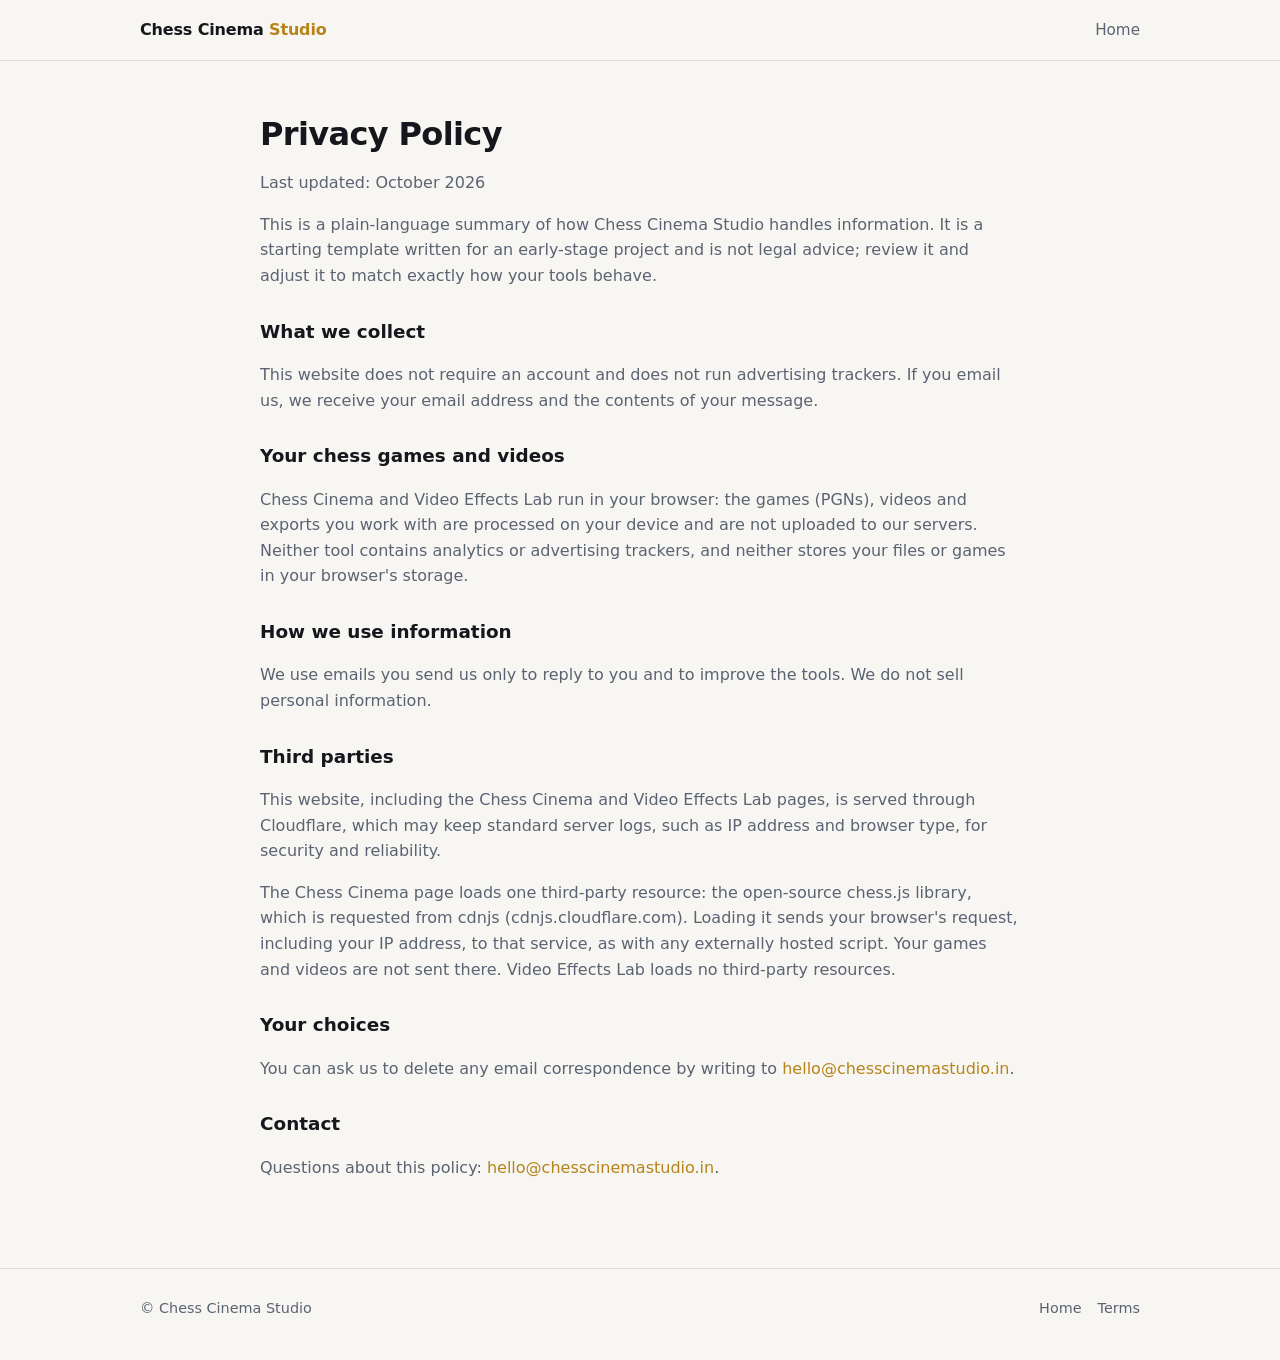
<file: public/privacy.html>
<!doctype html>
<html lang="en">
<head>
  <meta charset="utf-8">
  <meta name="viewport" content="width=device-width, initial-scale=1">
  <title>Privacy Policy — Chess Cinema Studio</title>
  <meta name="robots" content="index,follow">
  <link rel="stylesheet" href="styles.css">
</head>
<body>
<header class="site">
  <div class="wrap">
    <a class="brand" href="index.html">Chess Cinema <span>Studio</span></a>
    <nav><a href="index.html">Home</a></nav>
  </div>
</header>

<main class="wrap legal">
  <h1>Privacy Policy</h1>
  <p>Last updated: October 2026</p>

  <p>This is a plain-language summary of how Chess Cinema Studio handles information. It is a starting template written for an early-stage project and is not legal advice; review it and adjust it to match exactly how your tools behave.</p>

  <h2>What we collect</h2>
  <p>This website does not require an account and does not run advertising trackers. If you email us, we receive your email address and the contents of your message.</p>

  <h2>Your chess games and videos</h2>
  <p>Chess Cinema and Video Effects Lab run in your browser: the games (PGNs), videos and exports you work with are processed on your device and are not uploaded to our servers. Neither tool contains analytics or advertising trackers, and neither stores your files or games in your browser's storage.</p>

  <h2>How we use information</h2>
  <p>We use emails you send us only to reply to you and to improve the tools. We do not sell personal information.</p>

  <h2>Third parties</h2>
  <p>This website, including the Chess Cinema and Video Effects Lab pages, is served through Cloudflare, which may keep standard server logs, such as IP address and browser type, for security and reliability.</p>
  <p>The Chess Cinema page loads one third-party resource: the open-source chess.js library, which is requested from cdnjs (cdnjs.cloudflare.com). Loading it sends your browser's request, including your IP address, to that service, as with any externally hosted script. Your games and videos are not sent there. Video Effects Lab loads no third-party resources.</p>

  <h2>Your choices</h2>
  <p>You can ask us to delete any email correspondence by writing to <a href="mailto:hello@chesscinemastudio.in">hello@chesscinemastudio.in</a>.</p>

  <h2>Contact</h2>
  <p>Questions about this policy: <a href="mailto:hello@chesscinemastudio.in">hello@chesscinemastudio.in</a>.</p>
</main>

<footer>
  <div class="wrap">
    <span>© Chess Cinema Studio</span>
    <span><a href="index.html">Home</a><a href="terms.html">Terms</a></span>
  </div>
</footer>
</body>
</html>
</file>
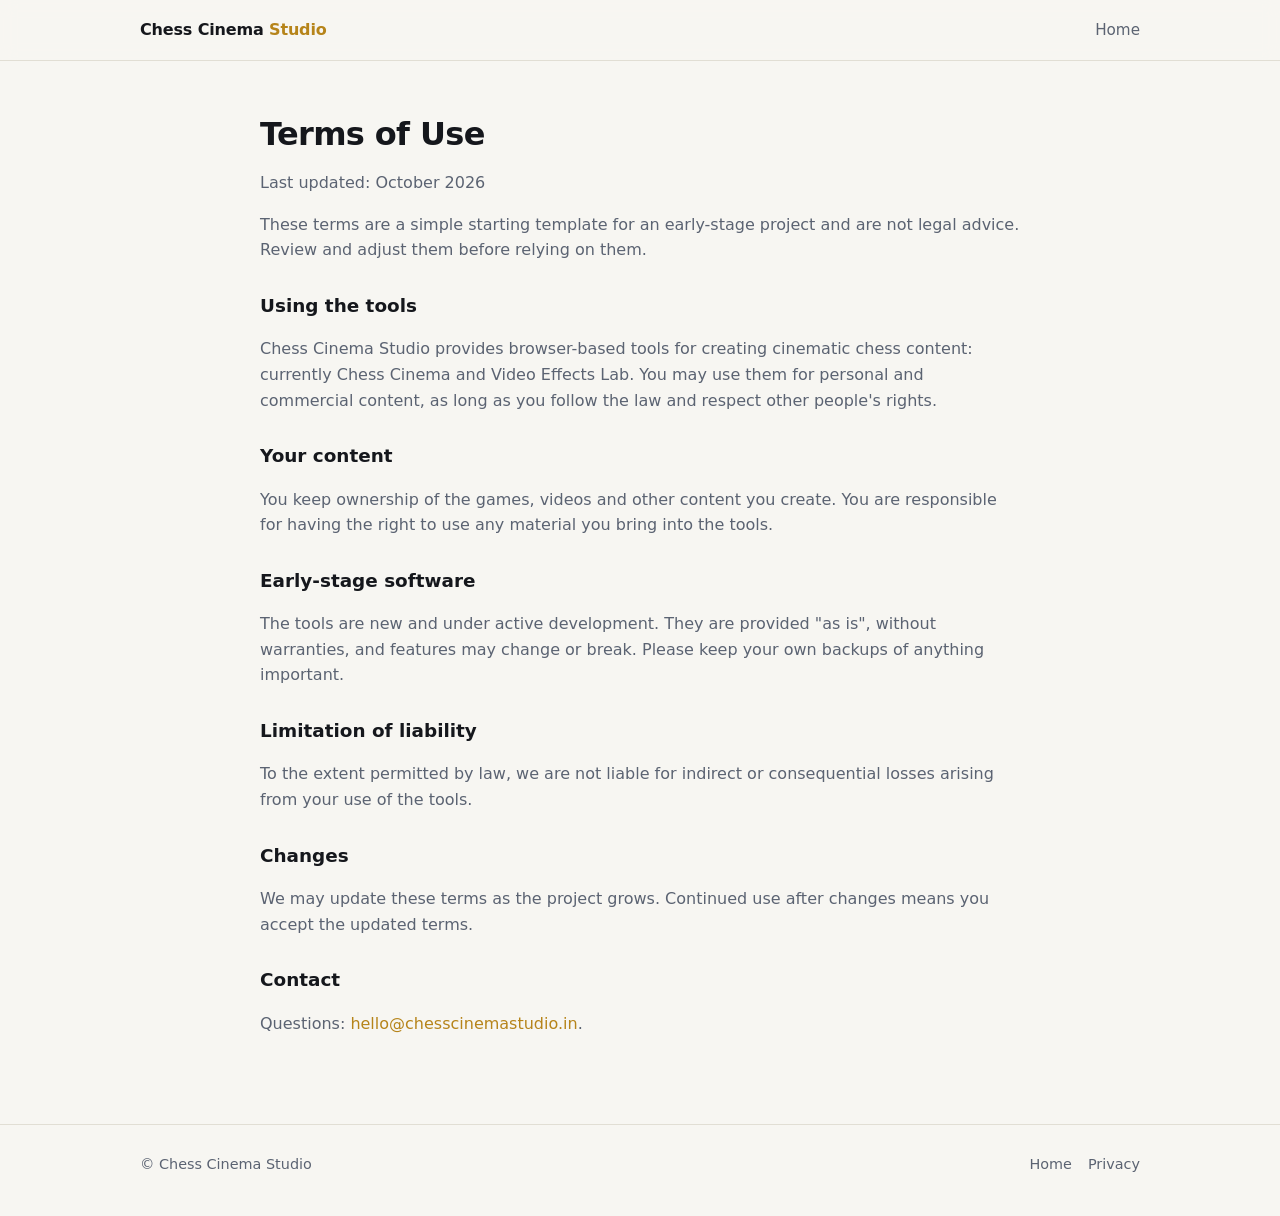
<file: public/terms.html>
<!doctype html>
<html lang="en">
<head>
  <meta charset="utf-8">
  <meta name="viewport" content="width=device-width, initial-scale=1">
  <title>Terms of Use — Chess Cinema Studio</title>
  <meta name="robots" content="index,follow">
  <link rel="stylesheet" href="styles.css">
</head>
<body>
<header class="site">
  <div class="wrap">
    <a class="brand" href="index.html">Chess Cinema <span>Studio</span></a>
    <nav><a href="index.html">Home</a></nav>
  </div>
</header>

<main class="wrap legal">
  <h1>Terms of Use</h1>
  <p>Last updated: October 2026</p>

  <p>These terms are a simple starting template for an early-stage project and are not legal advice. Review and adjust them before relying on them.</p>

  <h2>Using the tools</h2>
  <p>Chess Cinema Studio provides browser-based tools for creating cinematic chess content: currently Chess Cinema and Video Effects Lab. You may use them for personal and commercial content, as long as you follow the law and respect other people's rights.</p>

  <h2>Your content</h2>
  <p>You keep ownership of the games, videos and other content you create. You are responsible for having the right to use any material you bring into the tools.</p>

  <h2>Early-stage software</h2>
  <p>The tools are new and under active development. They are provided "as is", without warranties, and features may change or break. Please keep your own backups of anything important.</p>

  <h2>Limitation of liability</h2>
  <p>To the extent permitted by law, we are not liable for indirect or consequential losses arising from your use of the tools.</p>

  <h2>Changes</h2>
  <p>We may update these terms as the project grows. Continued use after changes means you accept the updated terms.</p>

  <h2>Contact</h2>
  <p>Questions: <a href="mailto:hello@chesscinemastudio.in">hello@chesscinemastudio.in</a>.</p>
</main>

<footer>
  <div class="wrap">
    <span>© Chess Cinema Studio</span>
    <span><a href="index.html">Home</a><a href="privacy.html">Privacy</a></span>
  </div>
</footer>
</body>
</html>
</file>
<file: public/styles.css>
:root {
  --bg: #0f1115;
  --surface: #171a21;
  --surface-2: #1e222b;
  --text: #eceef2;
  --muted: #9aa3b2;
  --accent: #e8b84a;
  --accent-ink: #1a1405;
  --border: #2a2f3a;
  --radius: 14px;
  --maxw: 1040px;
}

@media (prefers-color-scheme: light) {
  :root {
    --bg: #f7f6f2;
    --surface: #ffffff;
    --surface-2: #f0eee8;
    --text: #15171c;
    --muted: #5b6372;
    --accent: #b6841a;
    --accent-ink: #ffffff;
    --border: #e1ded4;
  }
}

* { box-sizing: border-box; }

html { scroll-behavior: smooth; }

body {
  margin: 0;
  background: var(--bg);
  color: var(--text);
  font-family: Inter, system-ui, -apple-system, "Segoe UI", Roboto, sans-serif;
  line-height: 1.6;
  -webkit-font-smoothing: antialiased;
}

a { color: var(--accent); text-decoration: none; }
a:hover { text-decoration: underline; }

.wrap { max-width: var(--maxw); margin: 0 auto; padding: 0 20px; }

header.site {
  position: sticky;
  top: 0;
  z-index: 10;
  background: color-mix(in srgb, var(--bg) 88%, transparent);
  backdrop-filter: blur(8px);
  border-bottom: 1px solid var(--border);
}
header.site .wrap {
  display: flex;
  align-items: center;
  justify-content: space-between;
  height: 60px;
}
.brand { font-weight: 700; letter-spacing: -0.01em; color: var(--text); }
.brand span { color: var(--accent); }
nav a { margin-left: 18px; color: var(--muted); font-size: 0.95rem; }
nav a:hover { color: var(--text); text-decoration: none; }

.hero { padding: 84px 0 56px; }
.eyebrow {
  display: inline-block;
  font-size: 0.8rem;
  letter-spacing: 0.08em;
  text-transform: uppercase;
  color: var(--accent);
  border: 1px solid var(--border);
  padding: 4px 10px;
  border-radius: 999px;
  margin-bottom: 18px;
}
h1 {
  font-size: clamp(2rem, 5vw, 3.4rem);
  line-height: 1.1;
  letter-spacing: -0.02em;
  margin: 0 0 18px;
  max-width: 18ch;
}
.lede { font-size: 1.15rem; color: var(--muted); max-width: 58ch; margin: 0 0 28px; }

.btn {
  display: inline-block;
  background: var(--accent);
  color: var(--accent-ink);
  font-weight: 600;
  padding: 12px 20px;
  border-radius: 10px;
  margin-right: 10px;
}
.btn:hover { text-decoration: none; filter: brightness(1.06); }
.btn.ghost { background: transparent; color: var(--text); border: 1px solid var(--border); }

section { padding: 56px 0; }
section h2 { font-size: 1.7rem; letter-spacing: -0.015em; margin: 0 0 8px; }
.sub { color: var(--muted); margin: 0 0 28px; max-width: 60ch; }

.grid { display: grid; gap: 18px; grid-template-columns: repeat(auto-fit, minmax(280px, 1fr)); }

.card {
  background: var(--surface);
  border: 1px solid var(--border);
  border-radius: var(--radius);
  padding: 24px;
}
.card h3 { margin: 0 0 6px; font-size: 1.2rem; }
.card p { color: var(--muted); margin: 0 0 14px; }
.card ul { margin: 0 0 18px; padding-left: 18px; color: var(--muted); }
.tag {
  display: inline-block;
  font-size: 0.75rem;
  color: var(--muted);
  background: var(--surface-2);
  border-radius: 6px;
  padding: 2px 8px;
  margin-bottom: 12px;
}

.steps { counter-reset: s; display: grid; gap: 14px; grid-template-columns: repeat(auto-fit, minmax(220px, 1fr)); }
.step { background: var(--surface); border: 1px solid var(--border); border-radius: var(--radius); padding: 20px; }
.step::before {
  counter-increment: s;
  content: counter(s);
  display: inline-grid;
  place-items: center;
  width: 28px; height: 28px;
  border-radius: 50%;
  background: var(--accent);
  color: var(--accent-ink);
  font-weight: 700;
  margin-bottom: 10px;
}
.step h4 { margin: 0 0 4px; }
.step p { margin: 0; color: var(--muted); font-size: 0.95rem; }

.about { background: var(--surface); border: 1px solid var(--border); border-radius: var(--radius); padding: 28px; }
.about p { margin: 0 0 12px; color: var(--muted); }
.about p:last-child { margin: 0; }

footer { border-top: 1px solid var(--border); padding: 28px 0 40px; color: var(--muted); font-size: 0.9rem; }
footer .wrap { display: flex; flex-wrap: wrap; gap: 12px 24px; justify-content: space-between; }
footer a { color: var(--muted); margin-left: 16px; }
footer a:first-child { margin-left: 0; }

/* Legal pages */
.legal { padding: 56px 0 72px; max-width: 760px; }
.legal h1 { font-size: 2rem; max-width: none; }
.legal h2 { font-size: 1.15rem; margin: 28px 0 6px; }
.legal p, .legal li { color: var(--muted); }

@media (max-width: 560px) {
  nav a { margin-left: 12px; font-size: 0.9rem; }
  .hero { padding-top: 56px; }
}

/* ---- Landing page additions ---- */
.skip { position: absolute; left: -999px; top: 8px; background: var(--accent); color: var(--accent-ink); padding: 8px 14px; border-radius: 8px; z-index: 20; }
.skip:focus { left: 8px; }

:focus-visible { outline: 2px solid var(--accent); outline-offset: 2px; border-radius: 4px; }

.tag.live { color: var(--accent); border: 1px solid var(--border); background: transparent; }
.tag.soon { color: var(--muted); border: 1px dashed var(--border); background: transparent; }

.btn.disabled { background: var(--surface-2); color: var(--muted); cursor: not-allowed; }
.btn.disabled:hover { filter: none; }
.actions { display: flex; flex-wrap: wrap; gap: 10px; margin: 18px 0 0; }
.actions .btn { margin-right: 0; }
.hero .btn { margin-bottom: 10px; }
.note { font-size: 0.9rem; border-left: 2px solid var(--border); padding-left: 12px; }

.principles { display: grid; gap: 18px; grid-template-columns: repeat(auto-fit, minmax(240px, 1fr)); margin-top: 22px; }
.principles .card p { margin: 0; }

.linklist { list-style: none; margin: 0; padding: 0; display: grid; gap: 12px; }
.linklist a {
  display: flex; flex-direction: column; gap: 2px;
  background: var(--surface); border: 1px solid var(--border);
  border-radius: var(--radius); padding: 16px 20px; color: var(--text);
}
.linklist a:hover { border-color: var(--accent); text-decoration: none; }
.linklist span { color: var(--muted); font-size: 0.92rem; }

@media (prefers-reduced-motion: reduce) { html { scroll-behavior: auto; } }

@media (max-width: 560px) {
  .brand { white-space: nowrap; }
  nav a:nth-child(-n+2) { display: none; }
}
</file>
